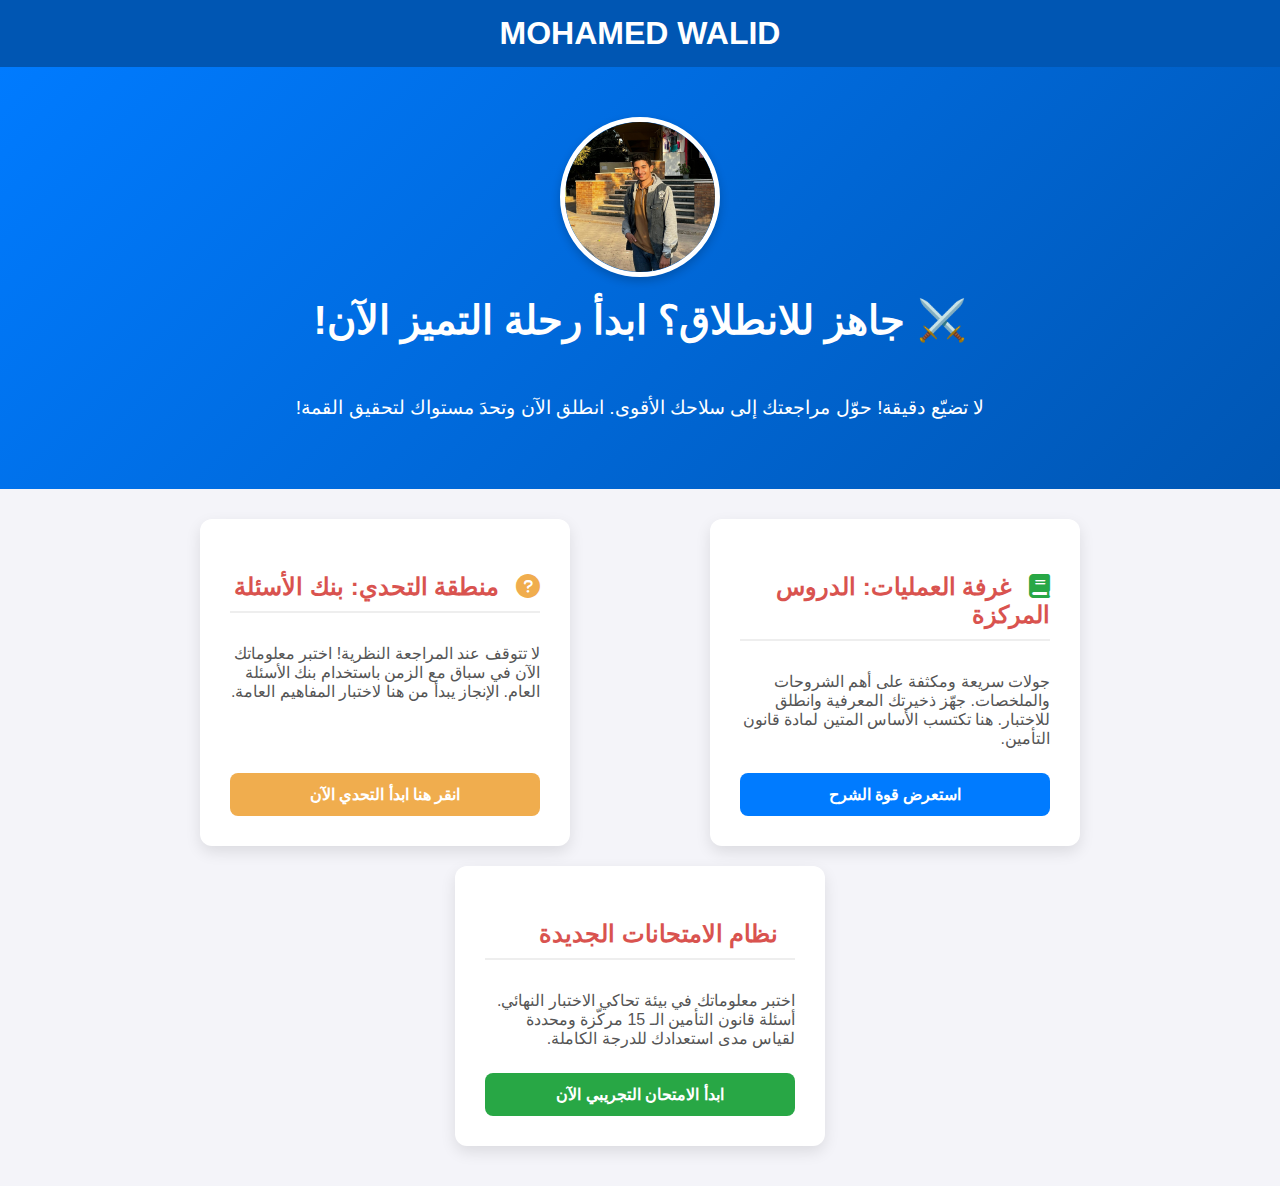
<file: index.html>
<!DOCTYPE html>
<html lang="ar" dir="rtl">
<head>
    <meta charset="UTF-8">
    <meta name="viewport" content="width=device-width, initial-scale=1.0">
    <title>MOHAMED WALID</title>
    <link rel="stylesheet" href="https://cdnjs.cloudflare.com/ajax/libs/font-awesome/6.0.0-beta3/css/all.min.css"> 
    
    <style>
        body {
            font-family: 'Segoe UI', Tahoma, Geneva, Verdana, sans-serif;
            background-color: #f4f4f9;
            color: #333;
            margin: 0;
            padding: 0;
            direction: rtl;
            text-align: right;
        }
        header {
            background-color: #0056b3;
            color: white;
            padding: 15px 30px;
            text-align: center;
            box-shadow: 0 2px 4px rgba(0, 0, 0, 0.1);
        }
        header h1 {
            margin: 0;
            font-size: 2em;
        }
        .hero {
            background: linear-gradient(135deg, #007bff, #0056b3);
            color: white;
            padding: 50px 20px;
            text-align: center;
            margin-bottom: 30px;
            /* تم التعديل لعرض الصورة والنص معًا */
            display: flex; 
            flex-direction: column; /* لتبقى العناصر عمودية في التصميم الأساسي */
            align-items: center;
        }
        
        /* تنسيق الصورة الشخصية */
        .profile-img {
            width: 150px; /* تحديد حجم الصورة */
            height: 150px;
            border-radius: 50%; /* لجعل الصورة دائرية */
            object-fit: cover; /* للتأكد من تغطية الصورة للمنطقة المحددة */
            margin-bottom: 20px;
            border: 5px solid white; /* لإضافة إطار أبيض حول الصورة */
            box-shadow: 0 4px 10px rgba(0, 0, 0, 0.2);
        }
        
        .hero h2 {
            font-size: 2.5em;
            margin-top: 0;
        }
        .hero p {
            font-size: 1.2em;
        }
        .container {
            max-width: 1000px;
            margin: 0 auto;
            padding: 0 20px 40px;
            display: flex;
            justify-content: space-around;
            gap: 20px;
            flex-wrap: wrap; 
        }
        .card {
            background-color: #ffffff;
            padding: 30px;
            border-radius: 12px;
            box-shadow: 0 6px 15px rgba(0, 0, 0, 0.1);
            width: calc(33% - 20px); 
            min-width: 280px; 
            transition: transform 0.3s, box-shadow 0.3s;
            display: flex;
            flex-direction: column;
            justify-content: space-between;
        }
        .card:hover {
            transform: translateY(-5px);
            box-shadow: 0 10px 25px rgba(0, 0, 0, 0.2);
        }
        .card h3 {
            color: #d9534f;
            font-size: 1.5em;
            border-bottom: 2px solid #eee;
            padding-bottom: 10px;
            margin-bottom: 15px;
        }
        .card i {
            margin-left: 10px;
            color: #0056b3;
        }
        .card p {
            color: #555;
            flex-grow: 1;
            margin-bottom: 25px;
        }
        .btn {
            display: block;
            padding: 12px 20px;
            text-align: center;
            text-decoration: none;
            border-radius: 8px;
            font-weight: bold;
            transition: background-color 0.3s;
        }
        .btn-primary {
            background-color: #28a745;
            color: white;
        }
        .btn-primary:hover {
            background-color: #1e7e34;
        }
        .btn-secondary {
            background-color: #f0ad4e;
            color: white;
        }
        .btn-secondary:hover {
            background-color: #ec971f;
        }
        .btn-default {
            background-color: #007bff;
            color: white;
        }
        .btn-default:hover {
            background-color: #0056b3;
        }

        /* تنسيق الأيقونات */
        .card h3:first-child i {
            color: #28a745; 
        }
        .card:nth-child(2) h3 i {
            color: #f0ad4e; 
        }
        .card:nth-child(3) h3 i {
            color: #007bff; 
        }

        /* Media Queries for responsiveness */
        @media (max-width: 900px) {
            .container {
                justify-content: center;
            }
            .card {
                width: calc(50% - 20px);
                margin-bottom: 20px;
            }
        }
        @media (max-width: 600px) {
            .card {
                width: 100%;
            }
        }
    </style>
</head>
<body>
    <header>
        <h1>MOHAMED WALID</h1>
    </header>

    <section class="hero">
        <img src="WhatsApp Image 2025-11-19 at 7.43.24 PM.jpeg" alt="صورة الطالب محمد وليد" class="profile-img">
        
        <h2>⚔️ جاهز للانطلاق؟ ابدأ رحلة التميز الآن!</h2>
        <p>لا تضيّع دقيقة! حوّل مراجعتك إلى سلاحك الأقوى. انطلق الآن وتحدَ مستواك لتحقيق القمة!</p>
    </section>

    <section class="container">
        
        <div class="card">
            <h3><i class="fa-solid fa-book"></i> غرفة العمليات: الدروس المركزة</h3>
            <p>جولات سريعة ومكثفة على أهم الشروحات والملخصات. جهّز ذخيرتك المعرفية وانطلق للاختبار. هنا تكتسب الأساس المتين لمادة قانون التأمين.</p>
            <a href="lessons.html" class="btn btn-default">استعرض قوة الشرح</a>
        </div>

        <div class="card">
            <h3><i class="fa-solid fa-question-circle"></i> منطقة التحدي: بنك الأسئلة</h3>
            <p>لا تتوقف عند المراجعة النظرية! اختبر معلوماتك الآن في سباق مع الزمن باستخدام بنك الأسئلة العام. الإنجاز يبدأ من هنا لاختبار المفاهيم العامة.</p>
            <a href="questions.html" class="btn btn-secondary">انقر هنا ابدأ التحدي الآن</a>
        </div>
        
        <div class="card">
            <h3><i class="fa-solid fa-file-pen"></i> نظام الامتحانات الجديدة</h3>
            <p>اختبر معلوماتك في بيئة تحاكي الاختبار النهائي. أسئلة قانون التأمين الـ 15 مركّزة ومحددة لقياس مدى استعدادك للدرجة الكاملة.</p>
            <a href="quiz.html" class="btn btn-primary">ابدأ الامتحان التجريبي الآن</a>
        </div>
        
    </section>

</body>
</html>
</file>
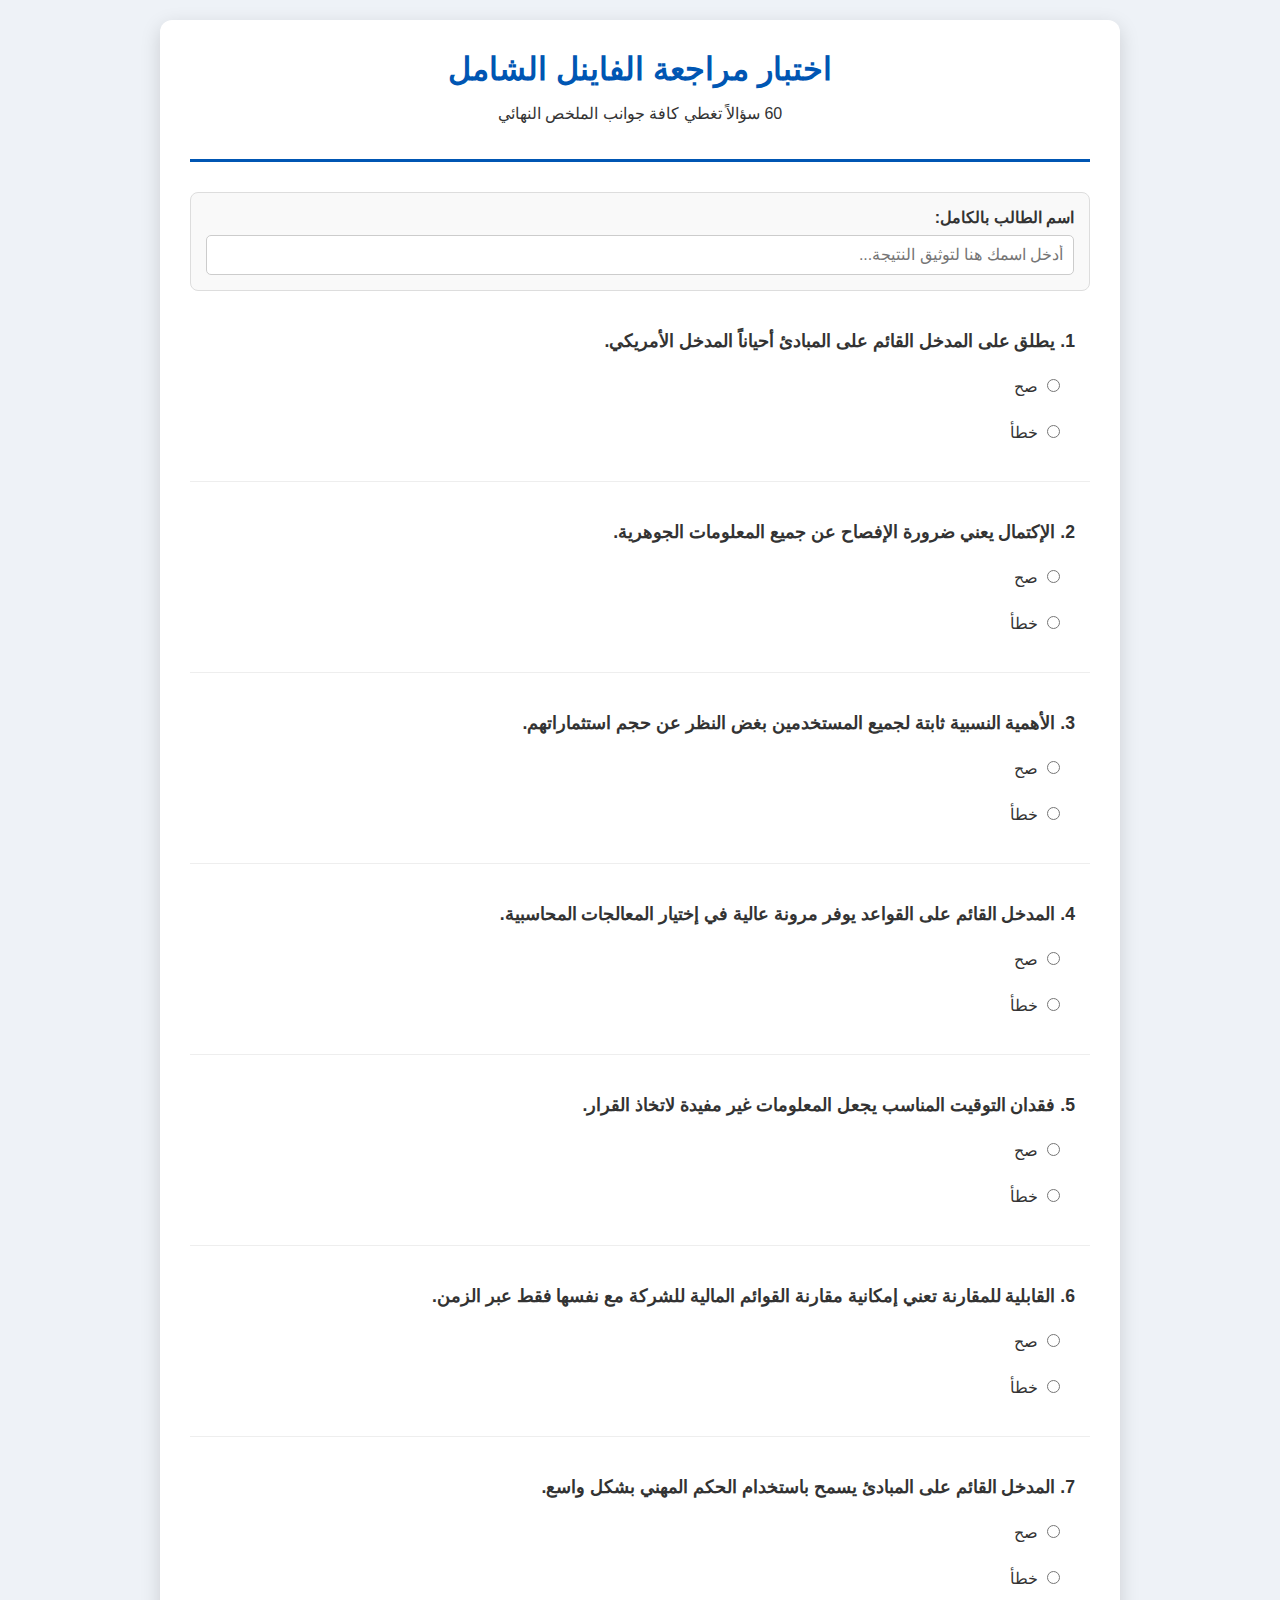
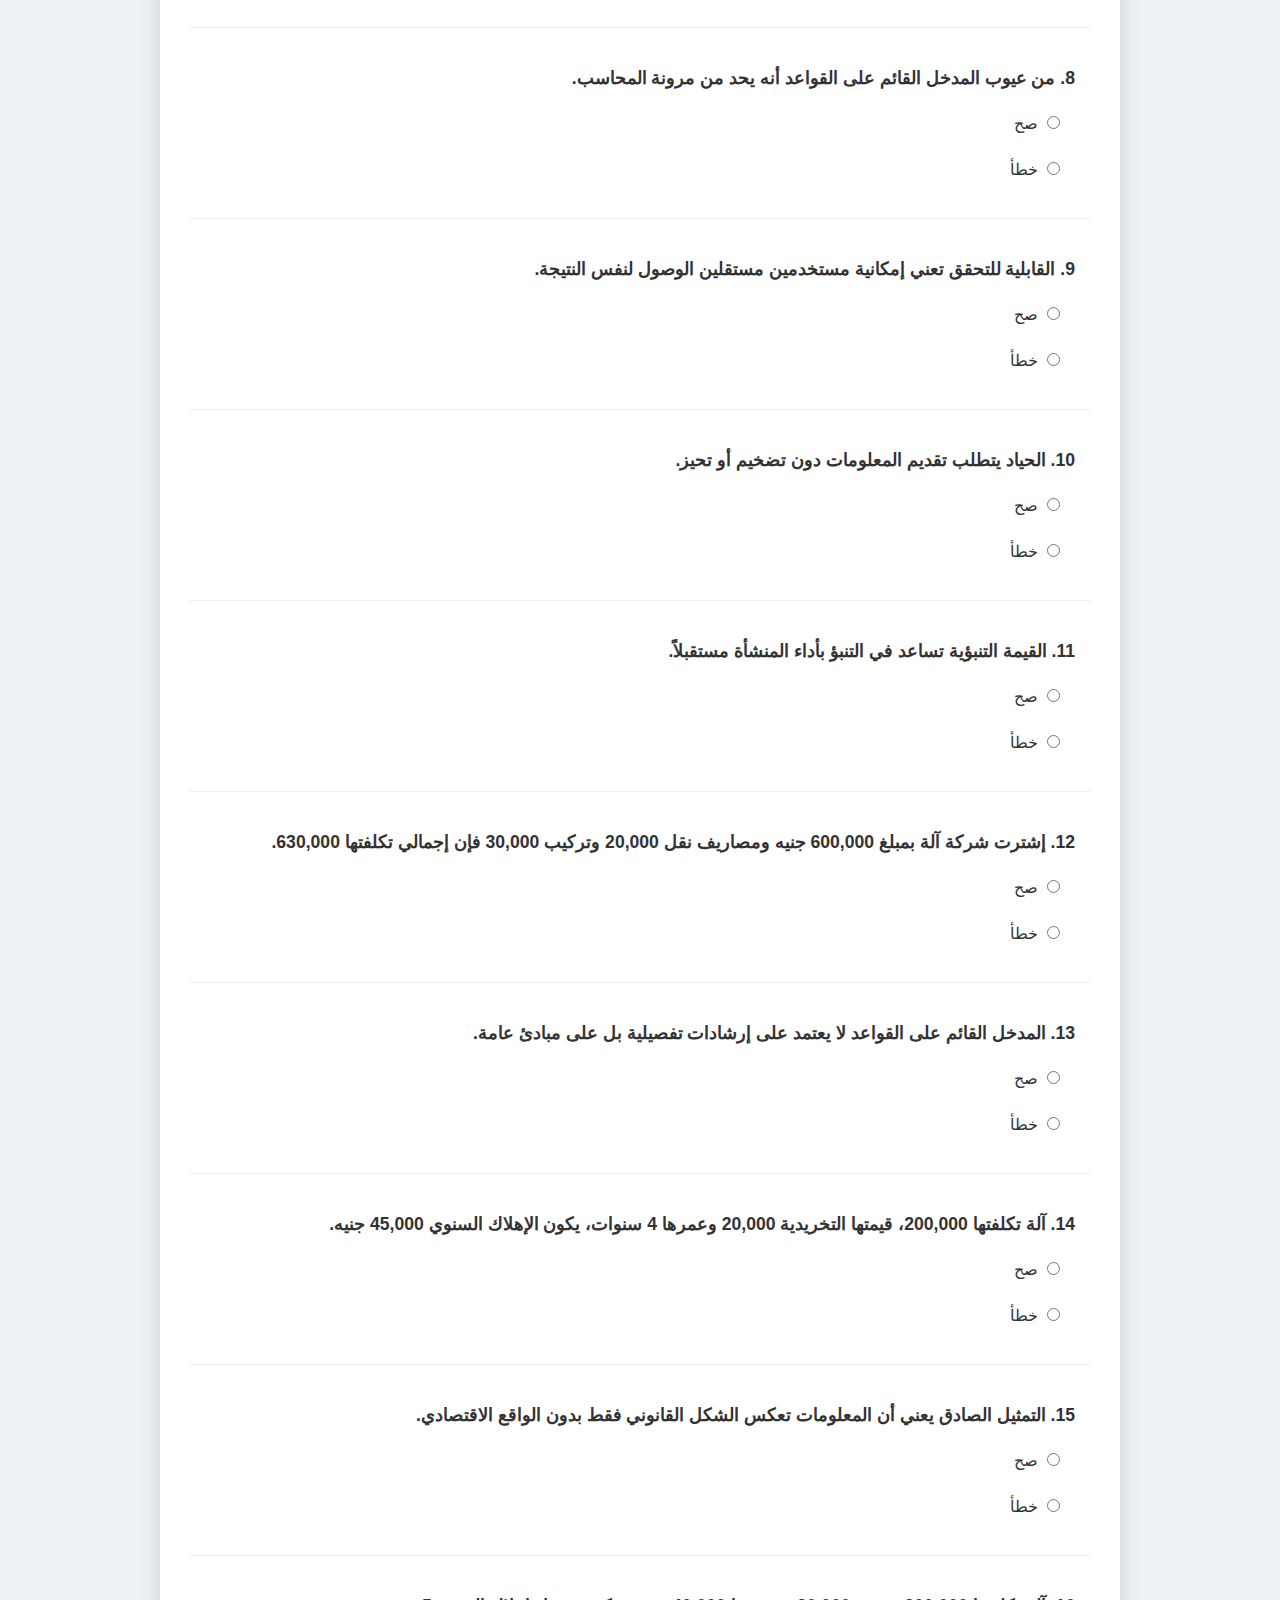
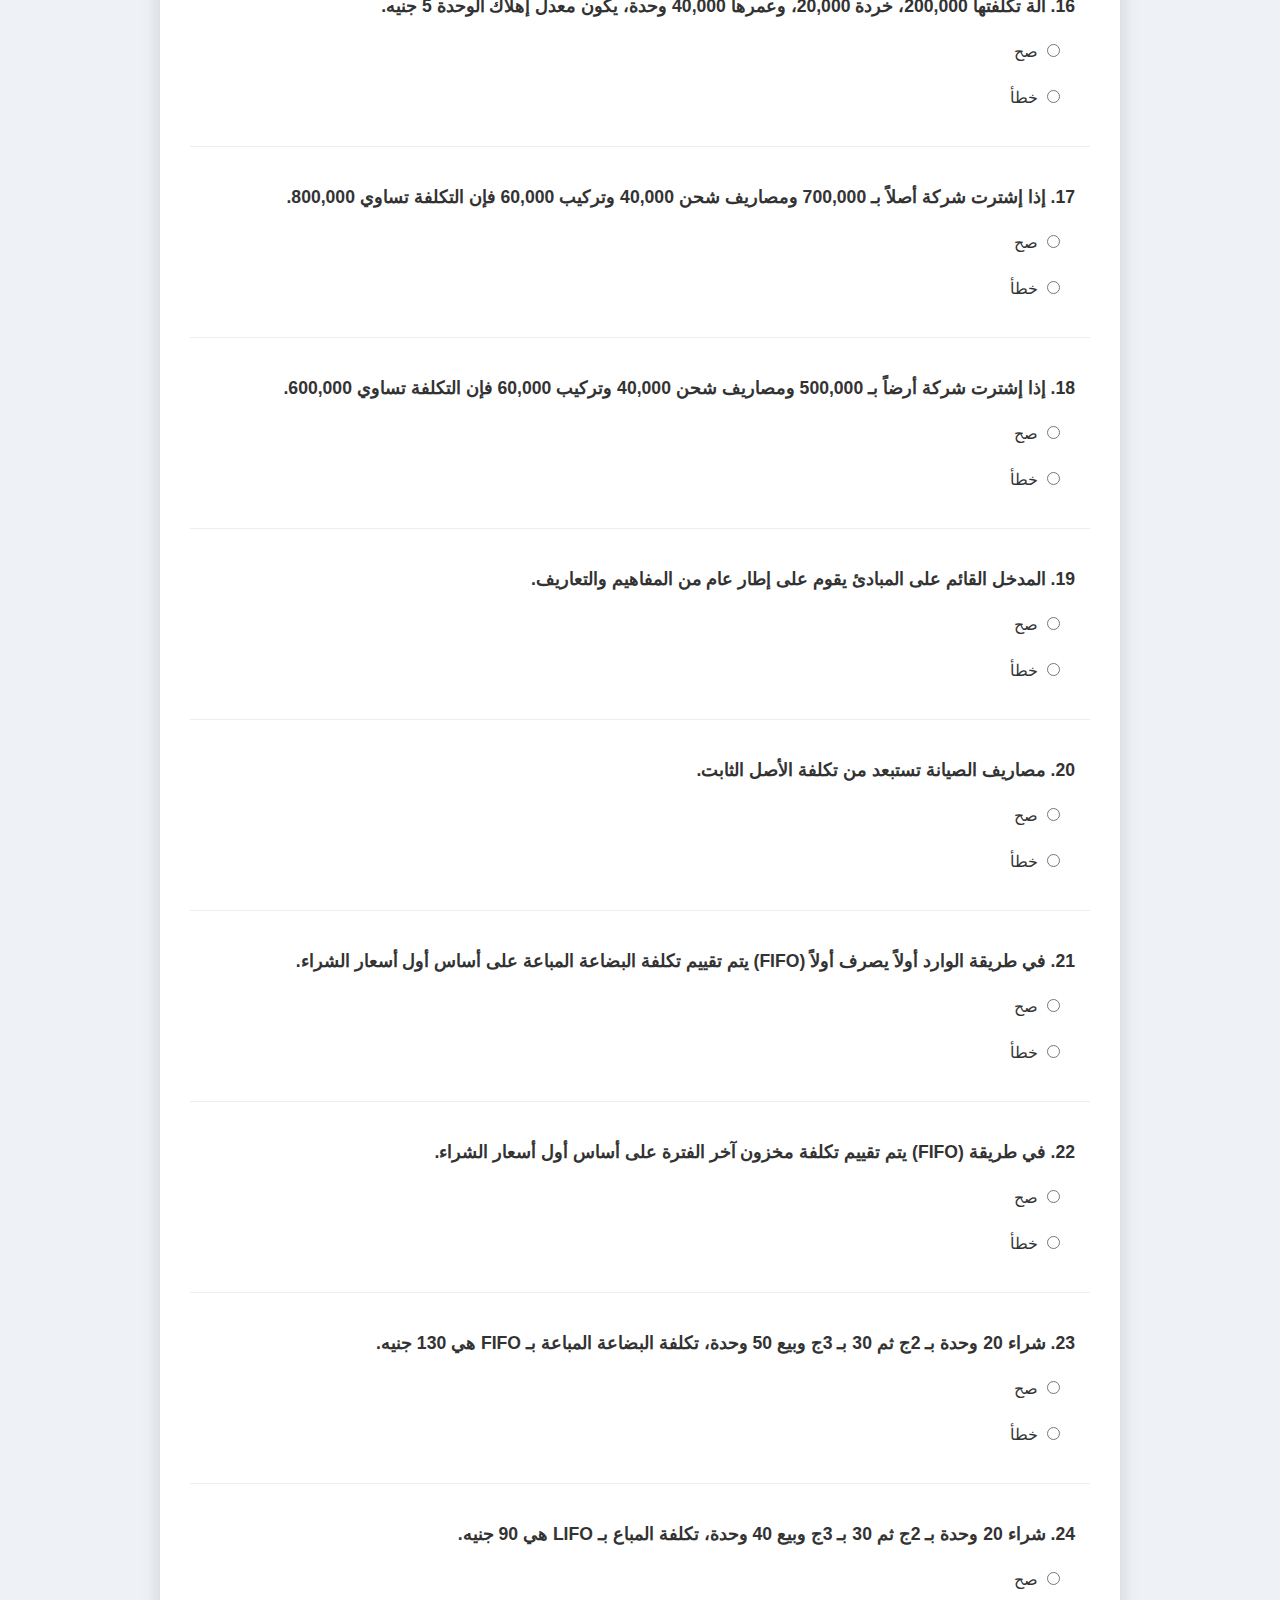
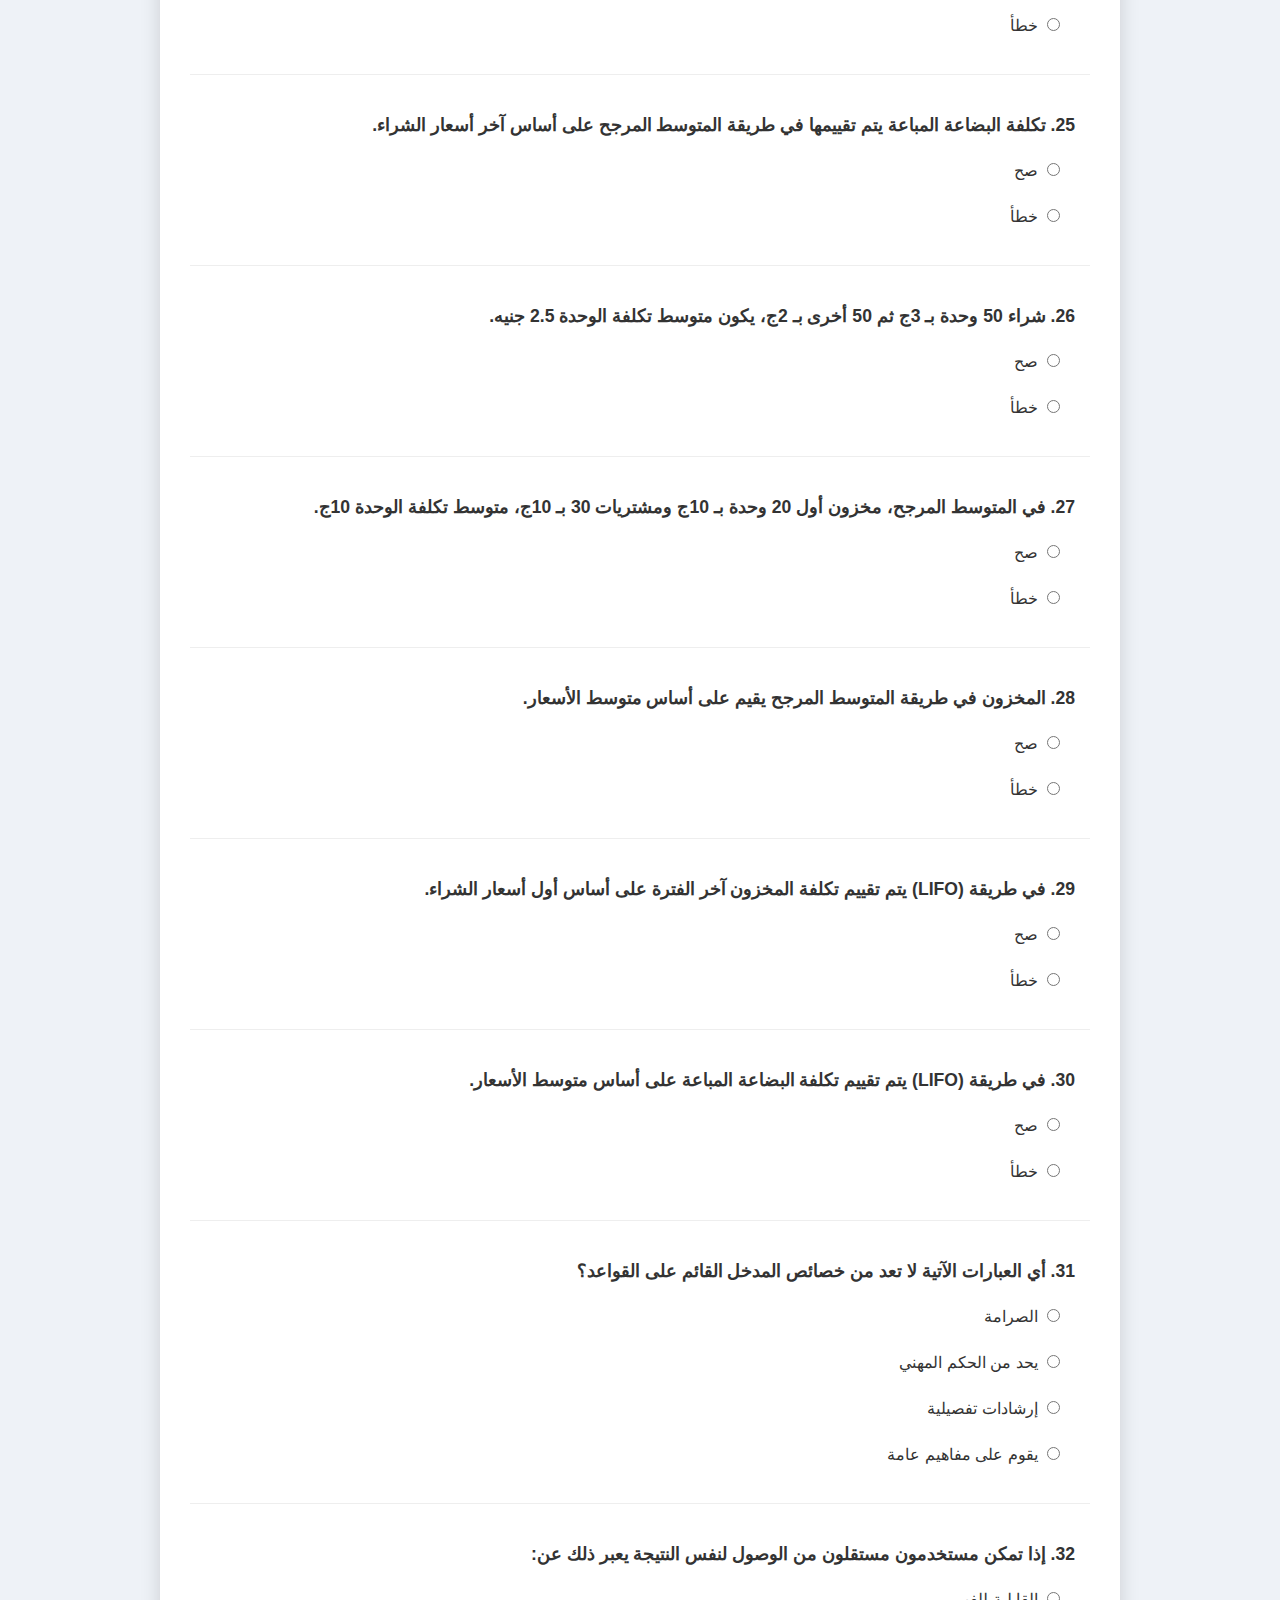
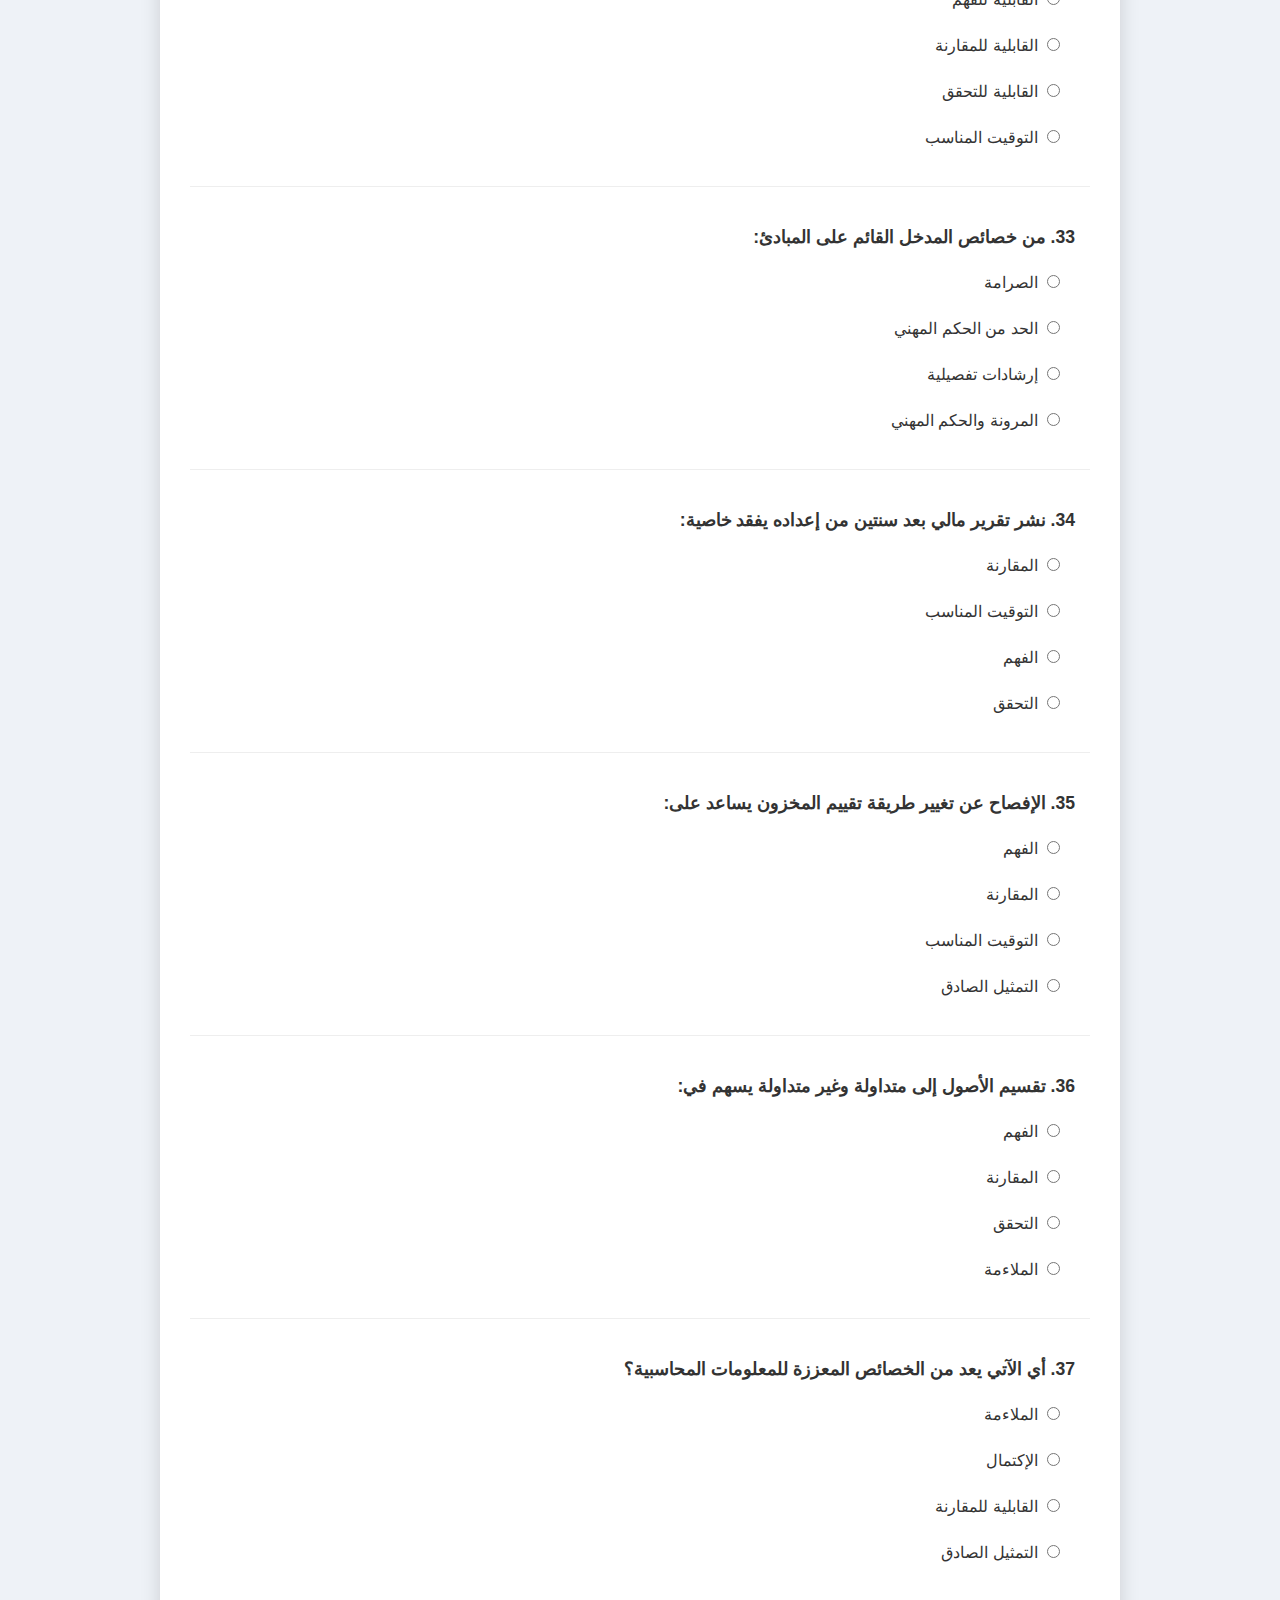
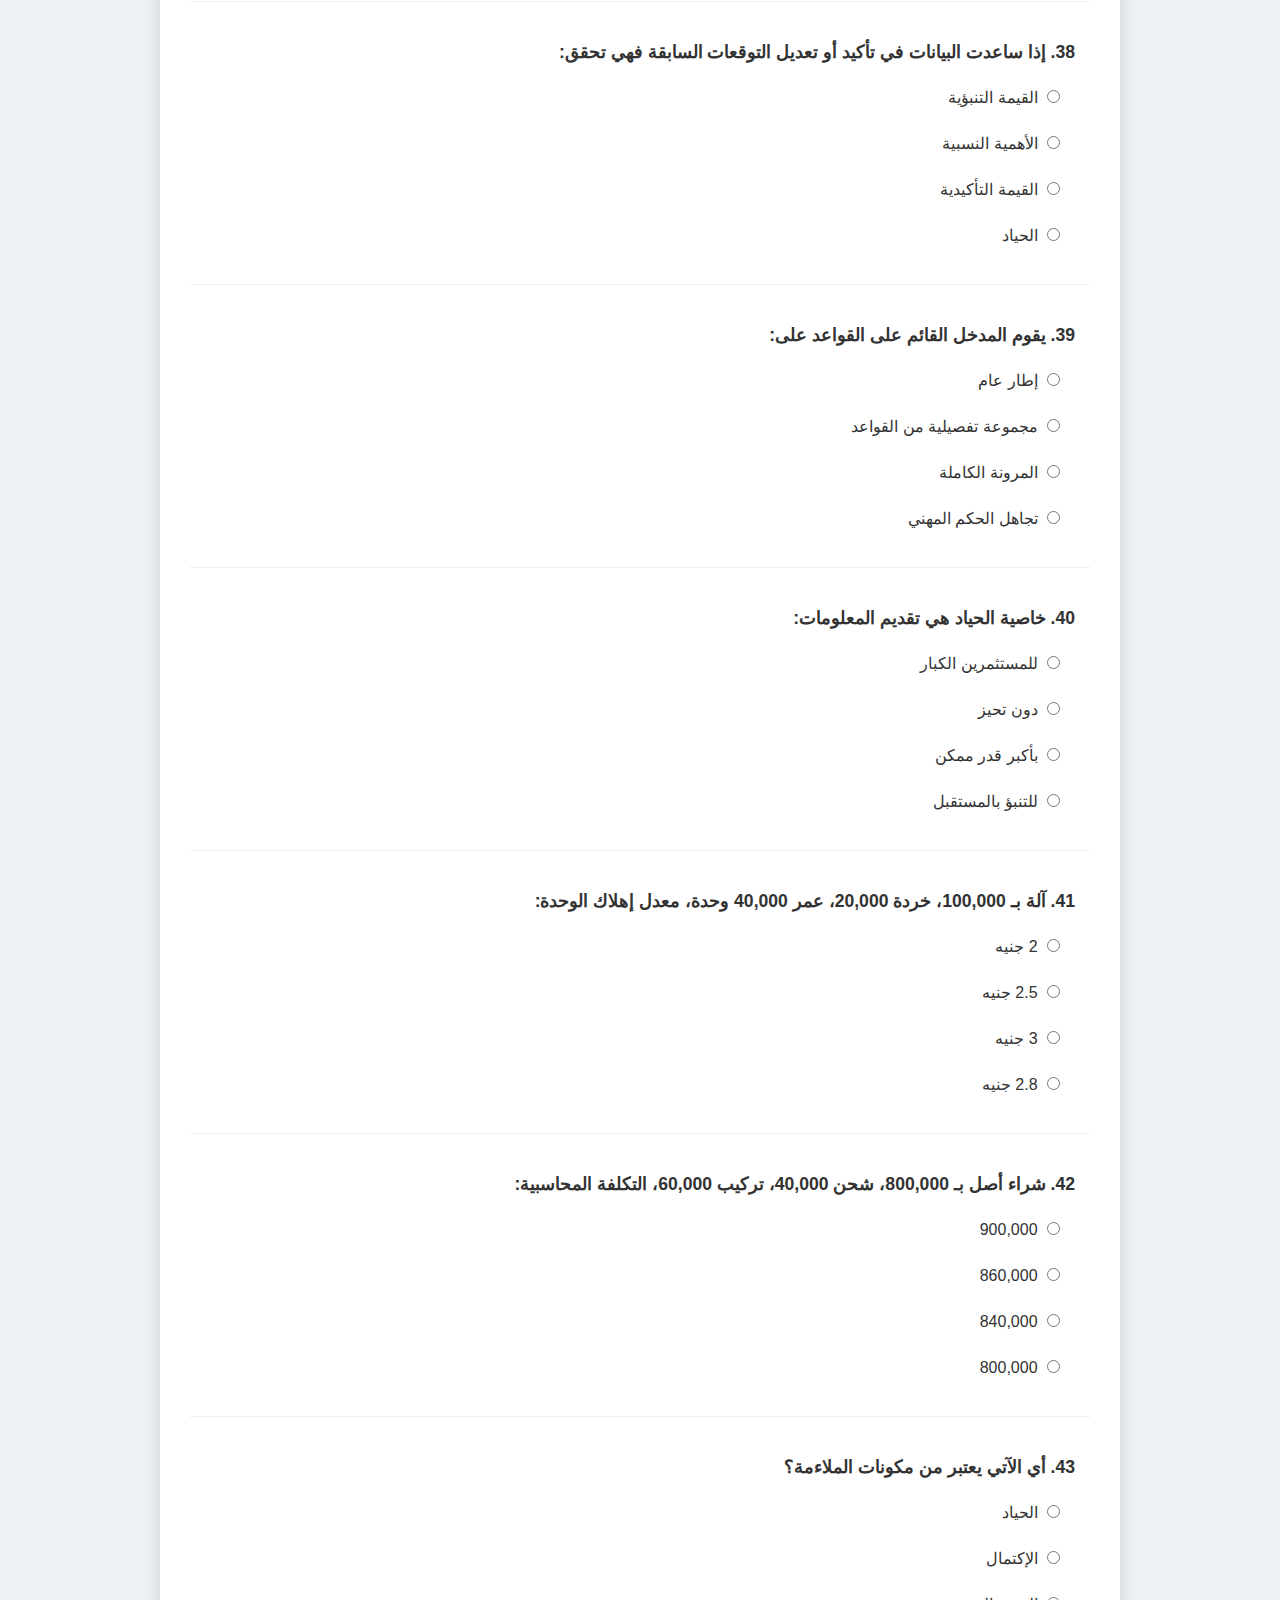
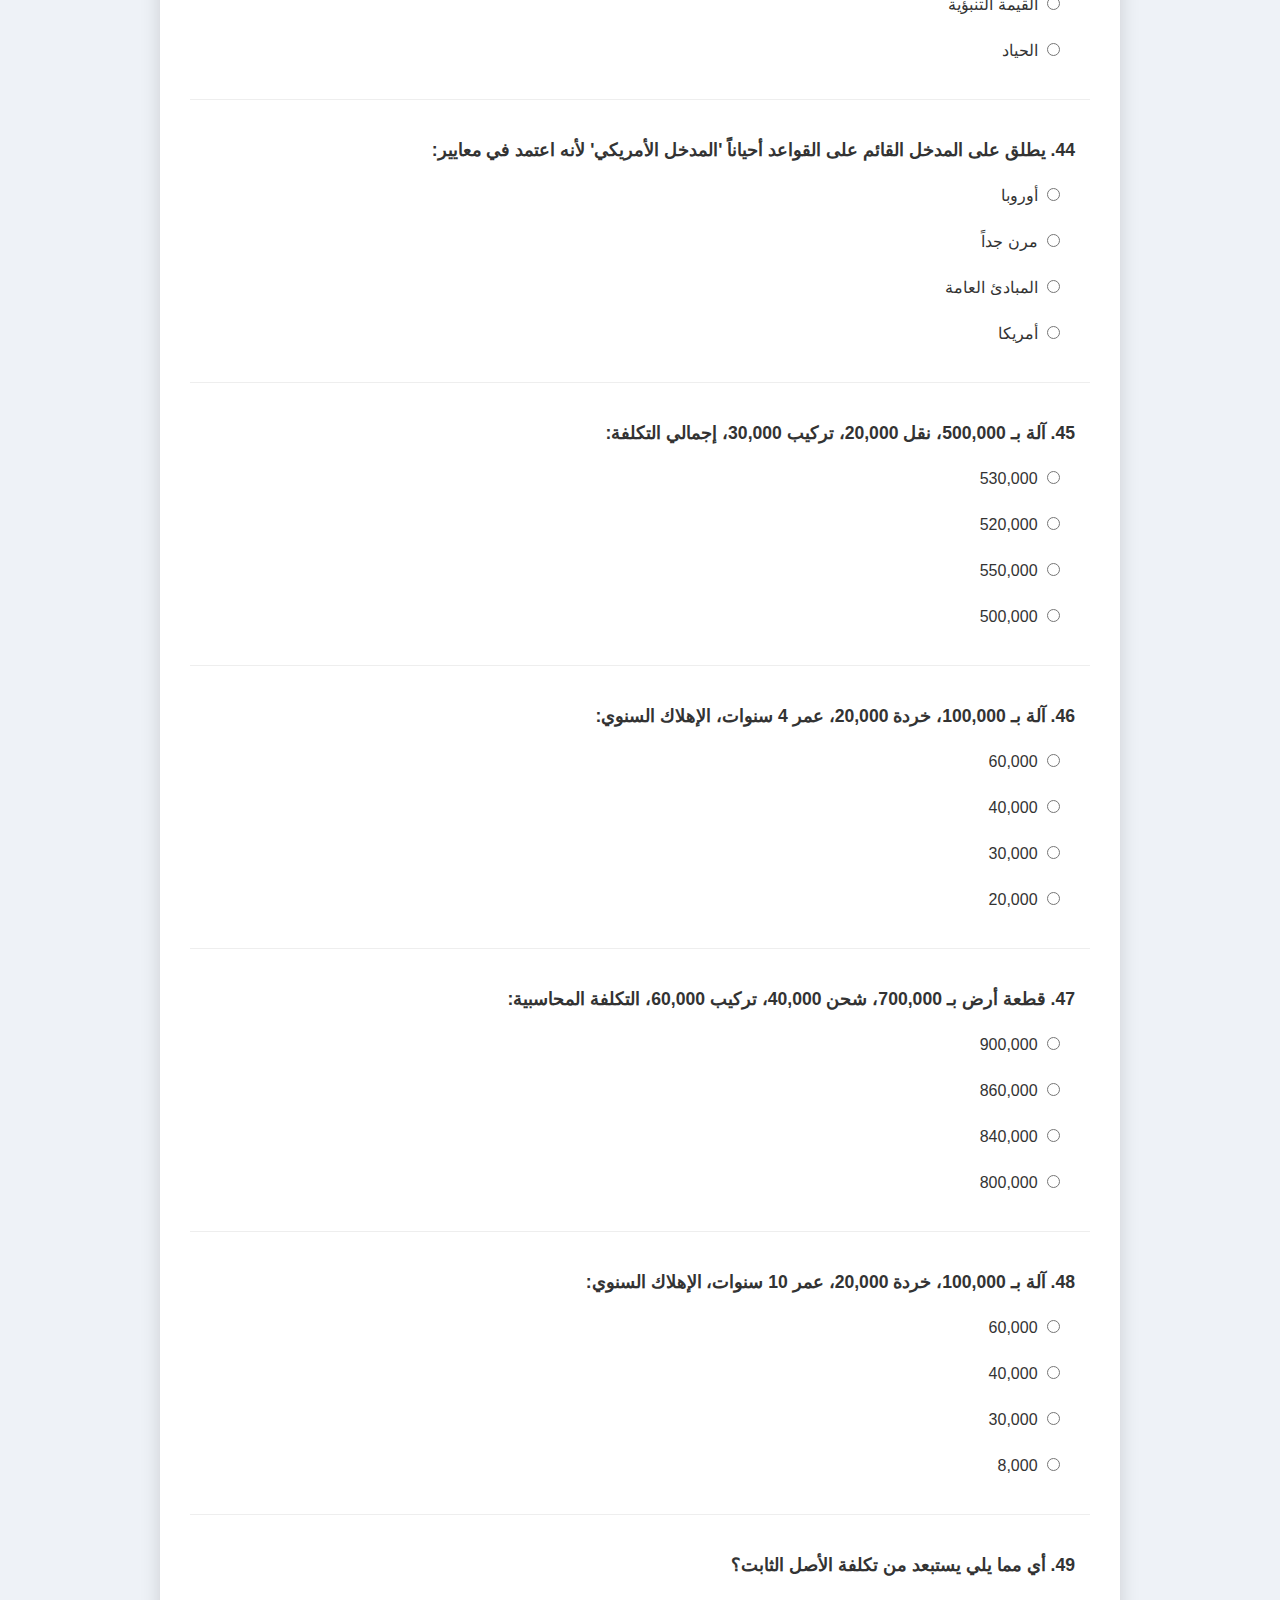
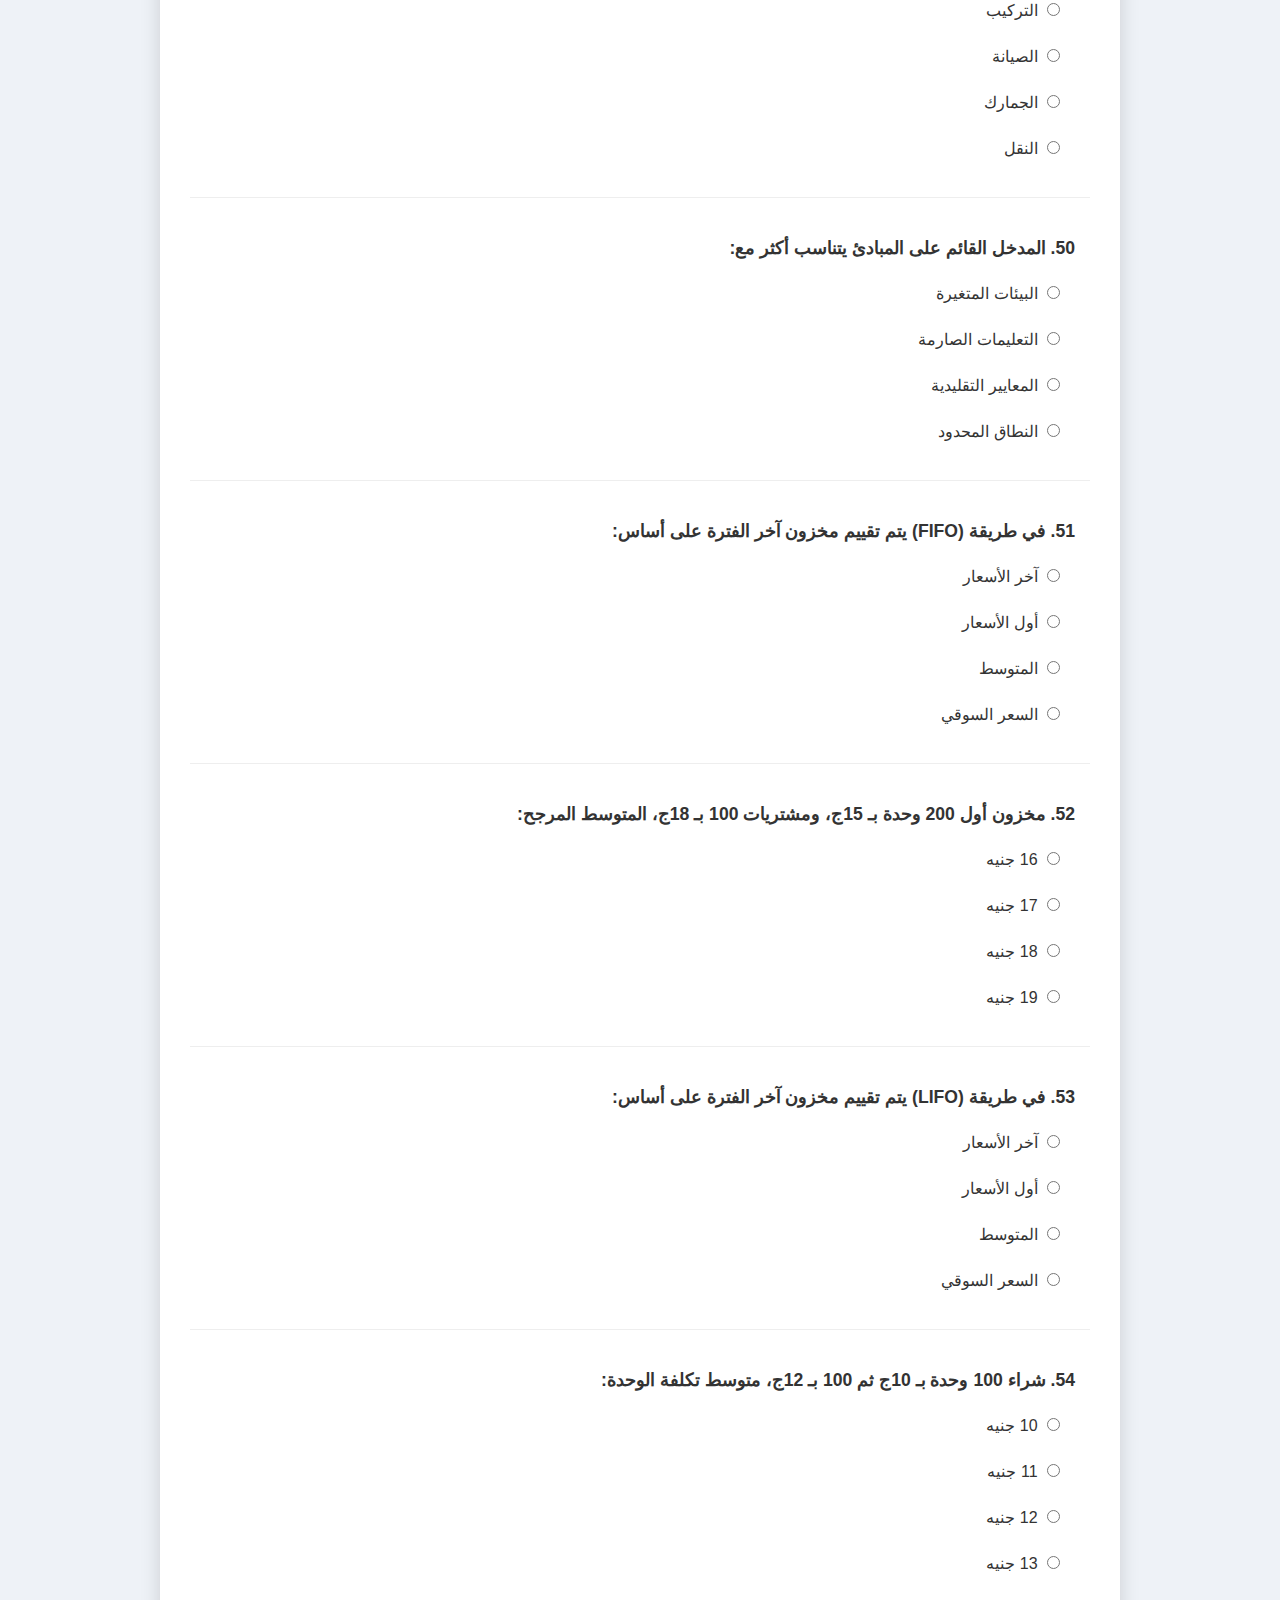
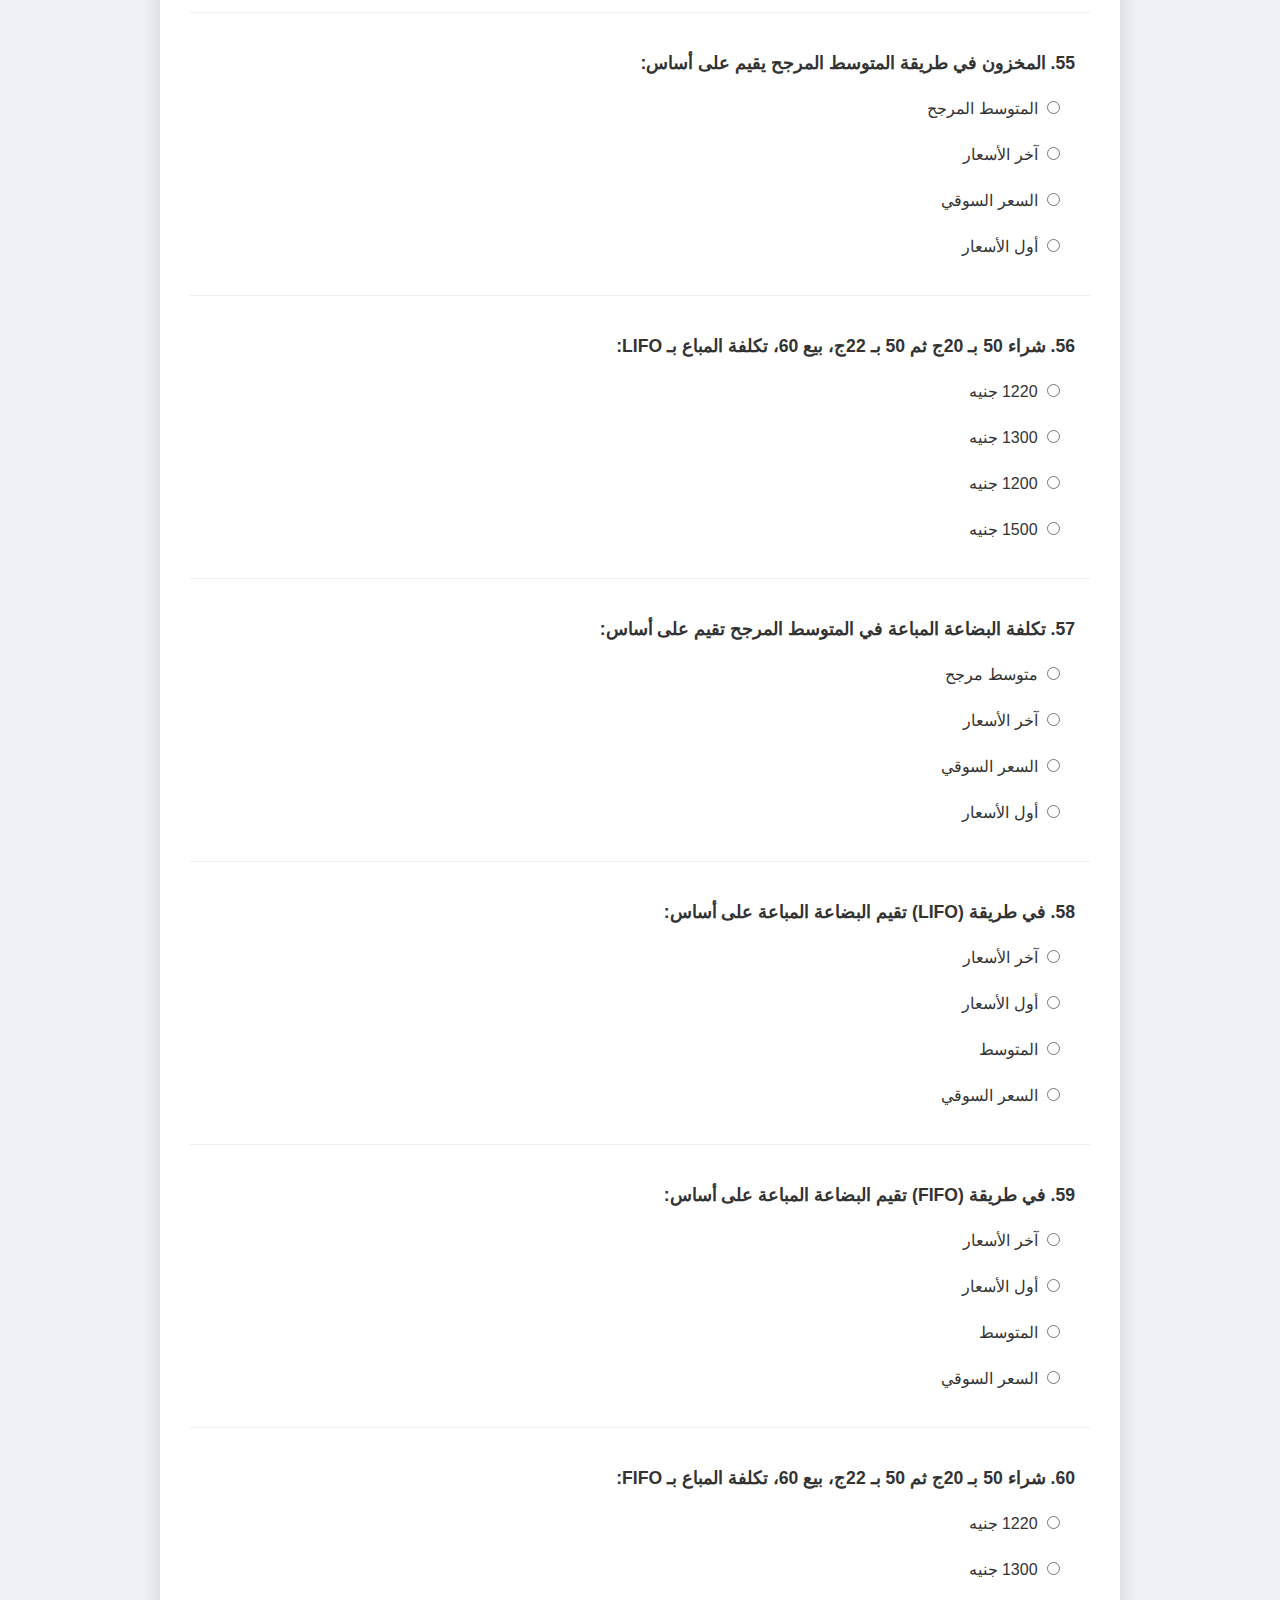
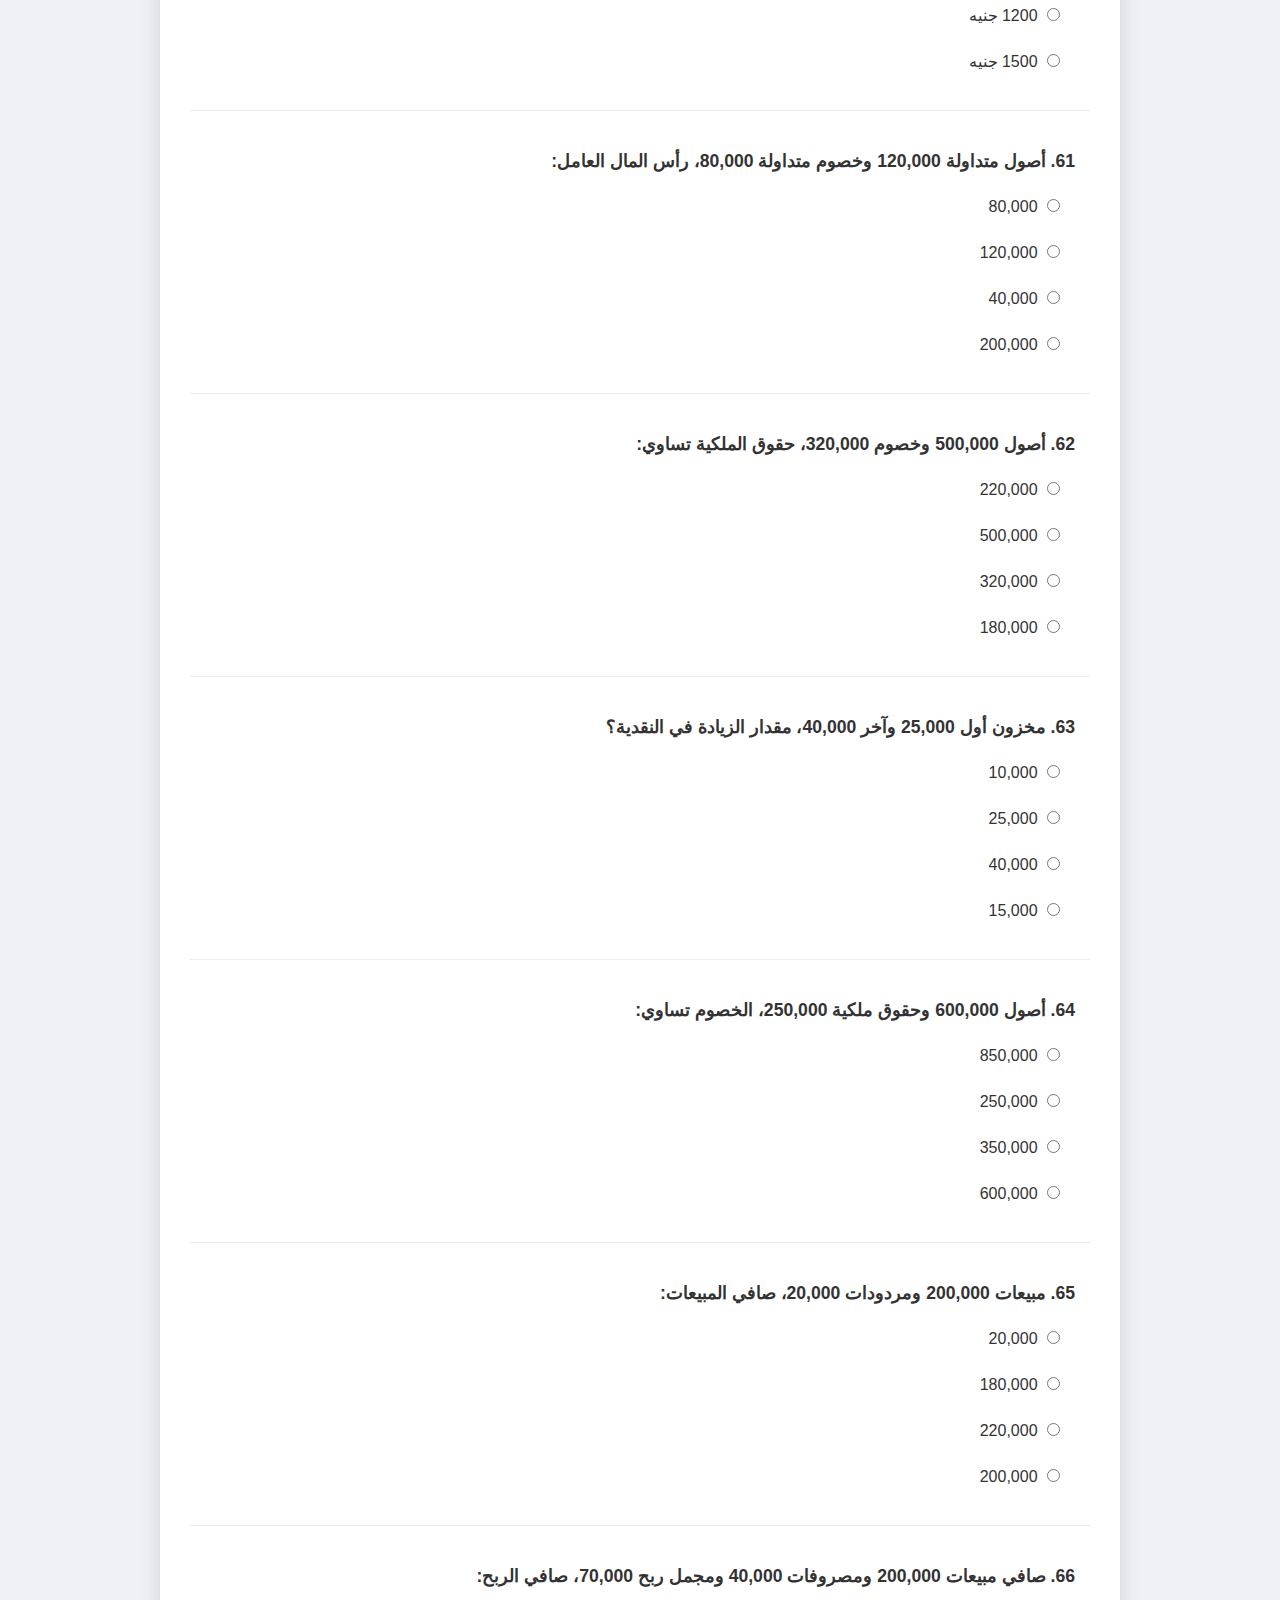
<file: exams.html>
<!DOCTYPE html>
<html lang="ar" dir="rtl">
<head>
    <meta charset="UTF-8">
    <meta name="viewport" content="width=device-width, initial-scale=1.0">
    <title>اختبار شامل: أساسيات ومبادئ التأمين (60 سؤالاً)</title>
    
    <style>
        body {
            font-family: 'Segoe UI', Tahoma, Geneva, Verdana, sans-serif;
            background-color: #eef2f7; 
            color: #333;
            margin: 0;
            padding: 20px;
            direction: rtl;
            text-align: right;
        }
        .container {
            max-width: 900px; 
            margin: 0 auto;
            background-color: #ffffff;
            padding: 30px;
            border-radius: 12px;
            box-shadow: 0 6px 20px rgba(0, 0, 0, 0.15); 
        }
        header {
            padding-bottom: 20px;
            border-bottom: 3px solid #0056b3;
            margin-bottom: 30px;
            text-align: center;
        }
        h1 {
            color: #0056b3;
            margin: 0;
            font-size: 2em;
        }
        .student-info {
            margin-bottom: 25px;
            padding: 15px;
            background-color: #f9f9f9;
            border-radius: 8px;
            border: 1px solid #ddd;
        }
        .student-info label {
            font-weight: bold;
            display: block;
            margin-bottom: 8px;
        }
        .student-info input {
            width: 100%;
            padding: 10px;
            border: 1px solid #ccc;
            border-radius: 5px;
            box-sizing: border-box;
            font-size: 1em;
        }
        .question {
            margin-bottom: 25px;
            padding: 15px;
            border-bottom: 1px solid #eee;
        }
        .question-text {
            font-weight: bold;
            margin-bottom: 12px;
            display: block;
            font-size: 1.1em;
        }
        .answers-list {
            list-style: none;
            padding: 0;
        }
        .answers-list li {
            margin-bottom: 10px;
        }
        .answers-list label {
            cursor: pointer;
            padding: 8px 12px;
            display: block;
            border-radius: 5px;
            transition: background 0.3s;
        }
        .answers-list label:hover {
            background-color: #f0f0f0;
        }
        .correct-answer {
            background-color: #d4edda !important;
            color: #155724;
            font-weight: bold;
            border: 1px solid #c3e6cb;
        }
        .incorrect-answer {
            background-color: #f8d7da !important;
            color: #721c24;
            border: 1px solid #f5c6cb;
        }
        #submit-btn {
            display: block;
            width: 100%;
            padding: 15px;
            background-color: #28a745;
            color: white;
            border: none;
            border-radius: 8px;
            font-size: 1.2em;
            cursor: pointer;
            transition: background 0.3s;
            margin-top: 20px;
        }
        #submit-btn:hover {
            background-color: #218838;
        }
        #results {
            margin-top: 30px;
            padding: 20px;
            background-color: #fff3cd;
            border: 1px solid #ffeeba;
            border-radius: 8px;
            text-align: center;
        }
    </style>
</head>
<body>

    <div class="container">
        <header>
            <h1>اختبار مراجعة الفاينل الشامل</h1>
            <p>60 سؤالاً تغطي كافة جوانب الملخص النهائي</p>
        </header>

        <div class="student-info">
            <label for="studentName">اسم الطالب بالكامل:</label>
            <input type="text" id="studentName" placeholder="أدخل اسمك هنا لتوثيق النتيجة...">
        </div>

        <div id="quiz"></div>
        <button id="submit-btn">إنهاء الاختبار وعرض النتيجة</button>
        <div id="results"></div>
    </div>

    <script>
        const quizContainer = document.getElementById('quiz');
        const resultsContainer = document.getElementById('results');
        const submitButton = document.getElementById('submit-btn');
const myQuestions = [
            // أسئلة الصح والخطأ (30 سؤالاً) [cite: 10, 25, 26]
            { question: "يطلق على المدخل القائم على المبادئ أحياناً المدخل الأمريكي.", choices: ["صح", "خطأ"], correctAnswer: "خطأ" },
            { question: "الإكتمال يعني ضرورة الإفصاح عن جميع المعلومات الجوهرية.", choices: ["صح", "خطأ"], correctAnswer: "صح" },
            { question: "الأهمية النسبية ثابتة لجميع المستخدمين بغض النظر عن حجم استثماراتهم.", choices: ["صح", "خطأ"], correctAnswer: "خطأ" },
            { question: "المدخل القائم على القواعد يوفر مرونة عالية في إختيار المعالجات المحاسبية.", choices: ["صح", "خطأ"], correctAnswer: "خطأ" },
            { question: "فقدان التوقيت المناسب يجعل المعلومات غير مفيدة لاتخاذ القرار.", choices: ["صح", "خطأ"], correctAnswer: "صح" },
            { question: "القابلية للمقارنة تعني إمكانية مقارنة القوائم المالية للشركة مع نفسها فقط عبر الزمن.", choices: ["صح", "خطأ"], correctAnswer: "خطأ" },
            { question: "المدخل القائم على المبادئ يسمح باستخدام الحكم المهني بشكل واسع.", choices: ["صح", "خطأ"], correctAnswer: "صح" },
            { question: "من عيوب المدخل القائم على القواعد أنه يحد من مرونة المحاسب.", choices: ["صح", "خطأ"], correctAnswer: "صح" },
            { question: "القابلية للتحقق تعني إمكانية مستخدمين مستقلين الوصول لنفس النتيجة.", choices: ["صح", "خطأ"], correctAnswer: "صح" },
            { question: "الحياد يتطلب تقديم المعلومات دون تضخيم أو تحيز.", choices: ["صح", "خطأ"], correctAnswer: "صح" },
            { question: "القيمة التنبؤية تساعد في التنبؤ بأداء المنشأة مستقبلاً.", choices: ["صح", "خطأ"], correctAnswer: "صح" },
            { question: "إشترت شركة آلة بمبلغ 600,000 جنيه ومصاريف نقل 20,000 وتركيب 30,000 فإن إجمالي تكلفتها 630,000.", choices: ["صح", "خطأ"], correctAnswer: "خطأ" },
            { question: "المدخل القائم على القواعد لا يعتمد على إرشادات تفصيلية بل على مبادئ عامة.", choices: ["صح", "خطأ"], correctAnswer: "خطأ" },
            { question: "آلة تكلفتها 200,000، قيمتها التخريدية 20,000 وعمرها 4 سنوات، يكون الإهلاك السنوي 45,000 جنيه.", choices: ["صح", "خطأ"], correctAnswer: "صح" },
            { question: "التمثيل الصادق يعني أن المعلومات تعكس الشكل القانوني فقط بدون الواقع الاقتصادي.", choices: ["صح", "خطأ"], correctAnswer: "خطأ" },
            { question: "آلة تكلفتها 200,000، خردة 20,000، وعمرها 40,000 وحدة، يكون معدل إهلاك الوحدة 5 جنيه.", choices: ["صح", "خطأ"], correctAnswer: "خطأ" },
            { question: "إذا إشترت شركة أصلاً بـ 700,000 ومصاريف شحن 40,000 وتركيب 60,000 فإن التكلفة تساوي 800,000.", choices: ["صح", "خطأ"], correctAnswer: "صح" },
            { question: "إذا إشترت شركة أرضاً بـ 500,000 ومصاريف شحن 40,000 وتركيب 60,000 فإن التكلفة تساوي 600,000.", choices: ["صح", "خطأ"], correctAnswer: "صح" },
            { question: "المدخل القائم على المبادئ يقوم على إطار عام من المفاهيم والتعاريف.", choices: ["صح", "خطأ"], correctAnswer: "صح" },
            { question: "مصاريف الصيانة تستبعد من تكلفة الأصل الثابت.", choices: ["صح", "خطأ"], correctAnswer: "صح" },
            { question: "في طريقة الوارد أولاً يصرف أولاً (FIFO) يتم تقييم تكلفة البضاعة المباعة على أساس أول أسعار الشراء.", choices: ["صح", "خطأ"], correctAnswer: "صح" },
            { question: "في طريقة (FIFO) يتم تقييم تكلفة مخزون آخر الفترة على أساس أول أسعار الشراء.", choices: ["صح", "خطأ"], correctAnswer: "خطأ" },
            { question: "شراء 20 وحدة بـ 2ج ثم 30 بـ 3ج وبيع 50 وحدة، تكلفة البضاعة المباعة بـ FIFO هي 130 جنيه.", choices: ["صح", "خطأ"], correctAnswer: "صح" },
            { question: "شراء 20 وحدة بـ 2ج ثم 30 بـ 3ج وبيع 40 وحدة، تكلفة المباع بـ LIFO هي 90 جنيه.", choices: ["صح", "خطأ"], correctAnswer: "خطأ" },
            { question: "تكلفة البضاعة المباعة يتم تقييمها في طريقة المتوسط المرجح على أساس آخر أسعار الشراء.", choices: ["صح", "خطأ"], correctAnswer: "خطأ" },
            { question: "شراء 50 وحدة بـ 3ج ثم 50 أخرى بـ 2ج، يكون متوسط تكلفة الوحدة 2.5 جنيه.", choices: ["صح", "خطأ"], correctAnswer: "صح" },
            { question: "في المتوسط المرجح، مخزون أول 20 وحدة بـ 10ج ومشتريات 30 بـ 10ج، متوسط تكلفة الوحدة 10ج.", choices: ["صح", "خطأ"], correctAnswer: "صح" },
            { question: "المخزون في طريقة المتوسط المرجح يقيم على أساس متوسط الأسعار.", choices: ["صح", "خطأ"], correctAnswer: "صح" },
            { question: "في طريقة (LIFO) يتم تقييم تكلفة المخزون آخر الفترة على أساس أول أسعار الشراء.", choices: ["صح", "خطأ"], correctAnswer: "صح" },
            { question: "في طريقة (LIFO) يتم تقييم تكلفة البضاعة المباعة على أساس متوسط الأسعار.", choices: ["صح", "خطأ"], correctAnswer: "خطأ" },

            // أسئلة الاختيار من متعدد (36 سؤالاً) [cite: 27, 28, 41, 55, 70, 85]
            { question: "أي العبارات الآتية لا تعد من خصائص المدخل القائم على القواعد؟", choices: ["الصرامة", "يحد من الحكم المهني", "إرشادات تفصيلية", "يقوم على مفاهيم عامة"], correctAnswer: "يقوم على مفاهيم عامة" },
            { question: "إذا تمكن مستخدمون مستقلون من الوصول لنفس النتيجة يعبر ذلك عن:", choices: ["القابلية للفهم", "القابلية للمقارنة", "القابلية للتحقق", "التوقيت المناسب"], correctAnswer: "القابلية للتحقق" },
            { question: "من خصائص المدخل القائم على المبادئ:", choices: ["الصرامة", "الحد من الحكم المهني", "إرشادات تفصيلية", "المرونة والحكم المهني"], correctAnswer: "المرونة والحكم المهني" },
            { question: "نشر تقرير مالي بعد سنتين من إعداده يفقد خاصية:", choices: ["المقارنة", "التوقيت المناسب", "الفهم", "التحقق"], correctAnswer: "التوقيت المناسب" },
            { question: "الإفصاح عن تغيير طريقة تقييم المخزون يساعد على:", choices: ["الفهم", "المقارنة", "التوقيت المناسب", "التمثيل الصادق"], correctAnswer: "المقارنة" },
            { question: "تقسيم الأصول إلى متداولة وغير متداولة يسهم في:", choices: ["الفهم", "المقارنة", "التحقق", "الملاءمة"], correctAnswer: "الفهم" },
            { question: "أي الآتي يعد من الخصائص المعززة للمعلومات المحاسبية؟", choices: ["الملاءمة", "الإكتمال", "القابلية للمقارنة", "التمثيل الصادق"], correctAnswer: "القابلية للمقارنة" },
            { question: "إذا ساعدت البيانات في تأكيد أو تعديل التوقعات السابقة فهي تحقق:", choices: ["القيمة التنبؤية", "الأهمية النسبية", "القيمة التأكيدية", "الحياد"], correctAnswer: "القيمة التأكيدية" },
            { question: "يقوم المدخل القائم على القواعد على:", choices: ["إطار عام", "مجموعة تفصيلية من القواعد", "المرونة الكاملة", "تجاهل الحكم المهني"], correctAnswer: "مجموعة تفصيلية من القواعد" },
            { question: "خاصية الحياد هي تقديم المعلومات:", choices: ["للمستثمرين الكبار", "دون تحيز", "بأكبر قدر ممكن", "للتنبؤ بالمستقبل"], correctAnswer: "دون تحيز" },
            { question: "آلة بـ 100,000، خردة 20,000، عمر 40,000 وحدة، معدل إهلاك الوحدة:", choices: ["2 جنيه", "2.5 جنيه", "3 جنيه", "2.8 جنيه"], correctAnswer: "2 جنيه" },
            { question: "شراء أصل بـ 800,000، شحن 40,000، تركيب 60,000، التكلفة المحاسبية:", choices: ["900,000", "860,000", "840,000", "800,000"], correctAnswer: "900,000" },
            { question: "أي الآتي يعتبر من مكونات الملاءمة؟", choices: ["الحياد", "الإكتمال", "القيمة التنبؤية", "الحياد"], correctAnswer: "القيمة التنبؤية" },
            { question: "يطلق على المدخل القائم على القواعد أحياناً 'المدخل الأمريكي' لأنه اعتمد في معايير:", choices: ["أوروبا", "مرن جداً", "المبادئ العامة", "أمريكا"], correctAnswer: "أمريكا" },
            { question: "آلة بـ 500,000، نقل 20,000، تركيب 30,000، إجمالي التكلفة:", choices: ["530,000", "520,000", "550,000", "500,000"], correctAnswer: "550,000" },
            { question: "آلة بـ 100,000، خردة 20,000، عمر 4 سنوات، الإهلاك السنوي:", choices: ["60,000", "40,000", "30,000", "20,000"], correctAnswer: "20,000" },
            { question: "قطعة أرض بـ 700,000، شحن 40,000، تركيب 60,000، التكلفة المحاسبية:", choices: ["900,000", "860,000", "840,000", "800,000"], correctAnswer: "800,000" },
            { question: "آلة بـ 100,000، خردة 20,000، عمر 10 سنوات، الإهلاك السنوي:", choices: ["60,000", "40,000", "30,000", "8,000"], correctAnswer: "8,000" },
            { question: "أي مما يلي يستبعد من تكلفة الأصل الثابت؟", choices: ["التركيب", "الصيانة", "الجمارك", "النقل"], correctAnswer: "الصيانة" },
            { question: "المدخل القائم على المبادئ يتناسب أكثر مع:", choices: ["البيئات المتغيرة", "التعليمات الصارمة", "المعايير التقليدية", "النطاق المحدود"], correctAnswer: "البيئات المتغيرة" },
            { question: "في طريقة (FIFO) يتم تقييم مخزون آخر الفترة على أساس:", choices: ["آخر الأسعار", "أول الأسعار", "المتوسط", "السعر السوقي"], correctAnswer: "آخر الأسعار" },
            { question: "مخزون أول 200 وحدة بـ 15ج، ومشتريات 100 بـ 18ج، المتوسط المرجح:", choices: ["16 جنيه", "17 جنيه", "18 جنيه", "19 جنيه"], correctAnswer: "16 جنيه" },
            { question: "في طريقة (LIFO) يتم تقييم مخزون آخر الفترة على أساس:", choices: ["آخر الأسعار", "أول الأسعار", "المتوسط", "السعر السوقي"], correctAnswer: "أول الأسعار" },
            { question: "شراء 100 وحدة بـ 10ج ثم 100 بـ 12ج، متوسط تكلفة الوحدة:", choices: ["10 جنيه", "11 جنيه", "12 جنيه", "13 جنيه"], correctAnswer: "11 جنيه" },
            { question: "المخزون في طريقة المتوسط المرجح يقيم على أساس:", choices: ["المتوسط المرجح", "آخر الأسعار", "السعر السوقي", "أول الأسعار"], correctAnswer: "المتوسط المرجح" },
            { question: "شراء 50 بـ 20ج ثم 50 بـ 22ج، بيع 60، تكلفة المباع بـ LIFO:", choices: ["1220 جنيه", "1300 جنيه", "1200 جنيه", "1500 جنيه"], correctAnswer: "1300 جنيه" },
            { question: "تكلفة البضاعة المباعة في المتوسط المرجح تقيم على أساس:", choices: ["متوسط مرجح", "آخر الأسعار", "السعر السوقي", "أول الأسعار"], correctAnswer: "متوسط مرجح" },
            { question: "في طريقة (LIFO) تقيم البضاعة المباعة على أساس:", choices: ["آخر الأسعار", "أول الأسعار", "المتوسط", "السعر السوقي"], correctAnswer: "آخر الأسعار" },
            { question: "في طريقة (FIFO) تقيم البضاعة المباعة على أساس:", choices: ["آخر الأسعار", "أول الأسعار", "المتوسط", "السعر السوقي"], correctAnswer: "أول الأسعار" },
            { question: "شراء 50 بـ 20ج ثم 50 بـ 22ج، بيع 60، تكلفة المباع بـ FIFO:", choices: ["1220 جنيه", "1300 جنيه", "1200 جنيه", "1500 جنيه"], correctAnswer: "1220 جنيه" },
            { question: "أصول متداولة 120,000 وخصوم متداولة 80,000، رأس المال العامل:", choices: ["80,000", "120,000", "40,000", "200,000"], correctAnswer: "40,000" },
            { question: "أصول 500,000 وخصوم 320,000، حقوق الملكية تساوي:", choices: ["220,000", "500,000", "320,000", "180,000"], correctAnswer: "180,000" },
            { question: "مخزون أول 25,000 وآخر 40,000، مقدار الزيادة في النقدية؟", choices: ["10,000", "25,000", "40,000", "15,000"], correctAnswer: "15,000" },
            { question: "أصول 600,000 وحقوق ملكية 250,000، الخصوم تساوي:", choices: ["850,000", "250,000", "350,000", "600,000"], correctAnswer: "350,000" },
            { question: "مبيعات 200,000 ومردودات 20,000، صافي المبيعات:", choices: ["20,000", "180,000", "220,000", "200,000"], correctAnswer: "180,000" },
            { question: "صافي مبيعات 200,000 ومصروفات 40,000 ومجمل ربح 70,000، صافي الربح:", choices: ["40,000", "110,000", "70,000", "30,000"], correctAnswer: "30,000" }
        ];

        function buildQuiz() {
            const output = [];
            myQuestions.forEach((currentQuestion, questionNumber) => {
                const choices = [];
                for (let i = 0; i < currentQuestion.choices.length; i++) {
                    choices.push(
                        `<li>
                            <label>
                                <input type="radio" name="question${questionNumber}" value="${currentQuestion.choices[i]}">
                                ${currentQuestion.choices[i]}
                            </label>
                        </li>`
                    );
                }
                output.push(
                    `<div class="question">
                        <span class="question-text">${questionNumber + 1}. ${currentQuestion.question}</span>
                        <ul class="answers-list">${choices.join('')}</ul>
                    </div>`
                );
            });
            quizContainer.innerHTML = output.join('');
        }

        function showResults() {
            const studentName = document.getElementById('studentName').value.trim();
            if (!studentName) {
                alert("يرجى إدخال اسمك أولاً.");
                return;
            }

            const answerContainers = quizContainer.querySelectorAll('.answers-list');
            let numCorrect = 0;

            myQuestions.forEach((currentQuestion, questionNumber) => {
                const answerContainer = answerContainers[questionNumber];
                const selector = `input[name=question${questionNumber}]:checked`;
                const userAnswer = (answerContainer.querySelector(selector) || {}).value;

                const allLabels = answerContainer.querySelectorAll('label');
                allLabels.forEach(label => {
                    label.classList.remove('correct-answer', 'incorrect-answer');
                });

                if (userAnswer === currentQuestion.correctAnswer) {
                    numCorrect++;
                    answerContainer.querySelector(`input[value="${userAnswer}"]`).parentNode.classList.add('correct-answer');
                } else {
                    if (userAnswer) {
                        answerContainer.querySelector(`input[value="${userAnswer}"]`).parentNode.classList.add('incorrect-answer');
                    }
                    answerContainer.querySelector(`input[value="${currentQuestion.correctAnswer}"]`).parentNode.classList.add('correct-answer');
                }
            });

            const percentage = ((numCorrect / myQuestions.length) * 100).toFixed(2);
            resultsContainer.innerHTML = `
                <h2>النتيجة النهائية</h2>
                <p>الطالب: <strong>${studentName}</strong></p>
                <p>لقد أجبت على <strong>${numCorrect}</strong> سؤالاً صحيحاً من أصل ${myQuestions.length}</p>
                <p>نسبتك المئوية هي: <strong>${percentage}%</strong></p>
            `;
            resultsContainer.scrollIntoView({ behavior: 'smooth' });
        }

        buildQuiz();
        submitButton.addEventListener('click', showResults);
    </script>
</body>
</html>
</file>
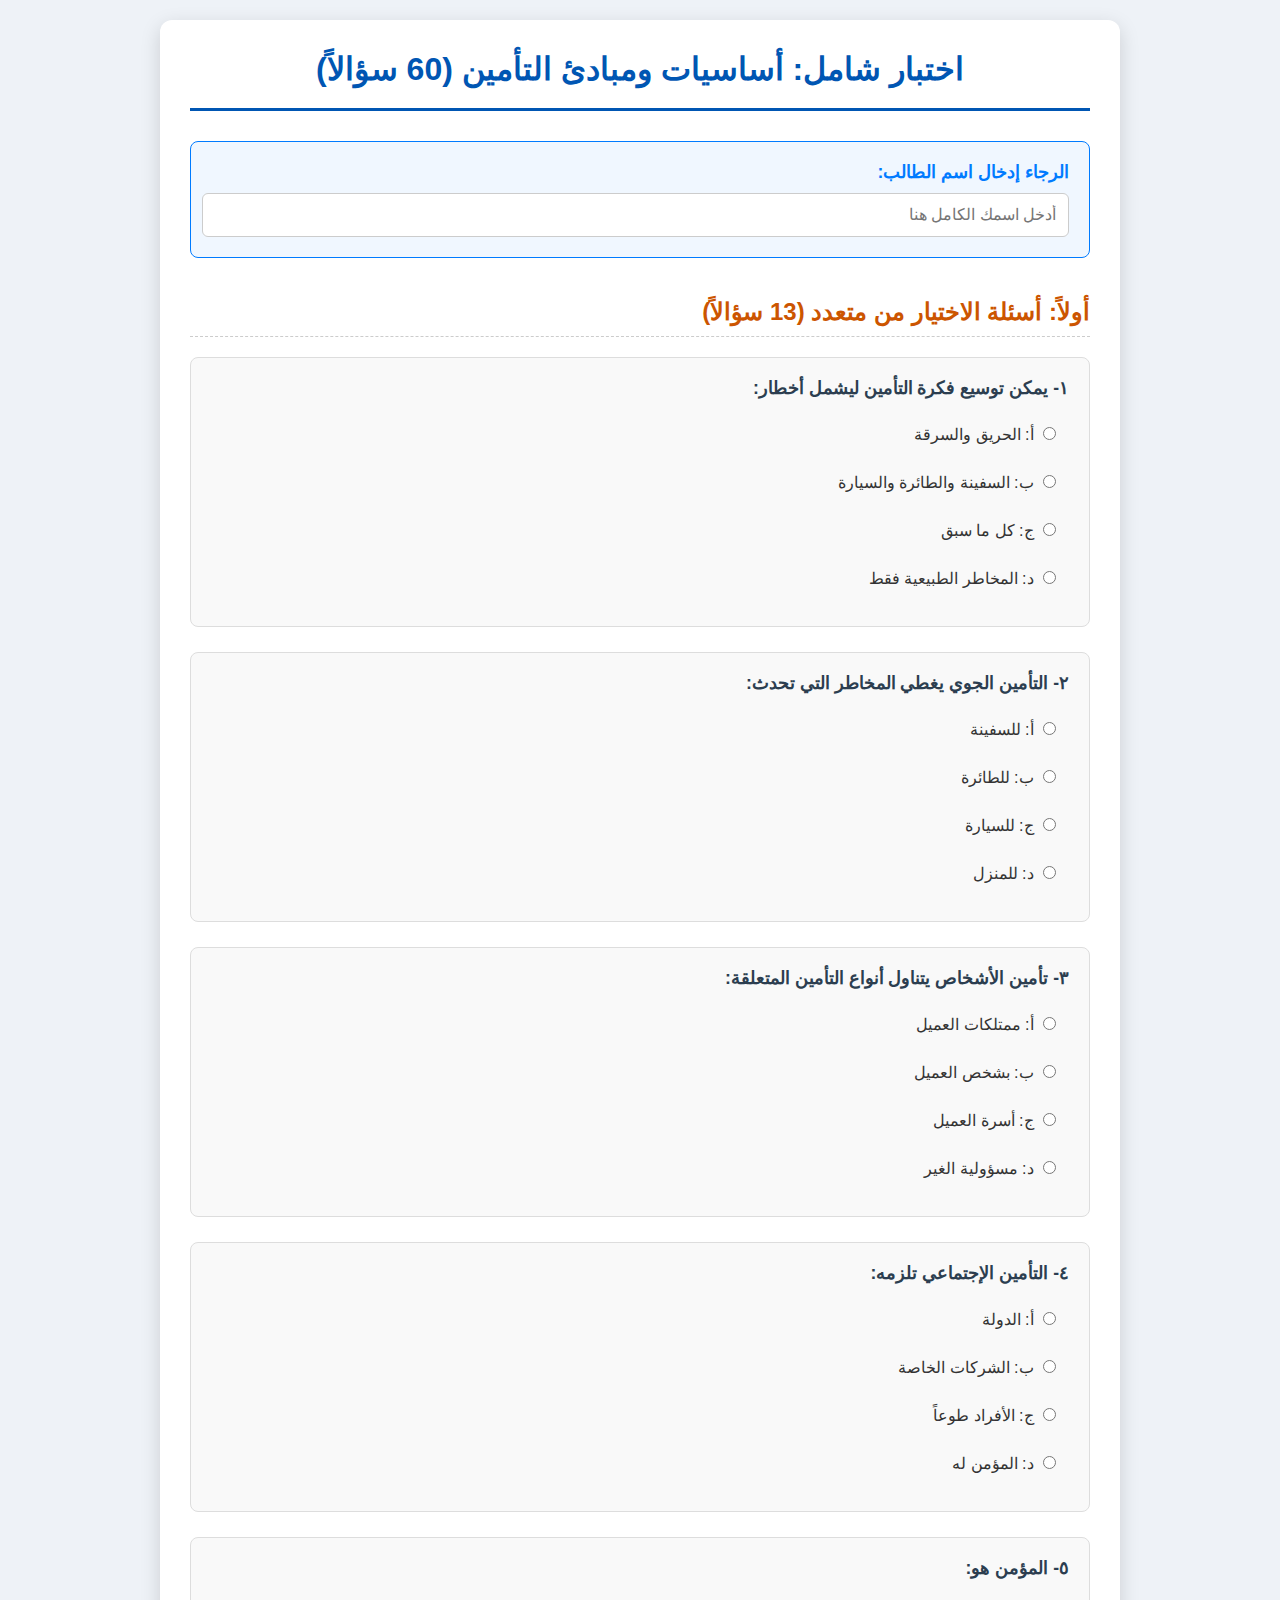
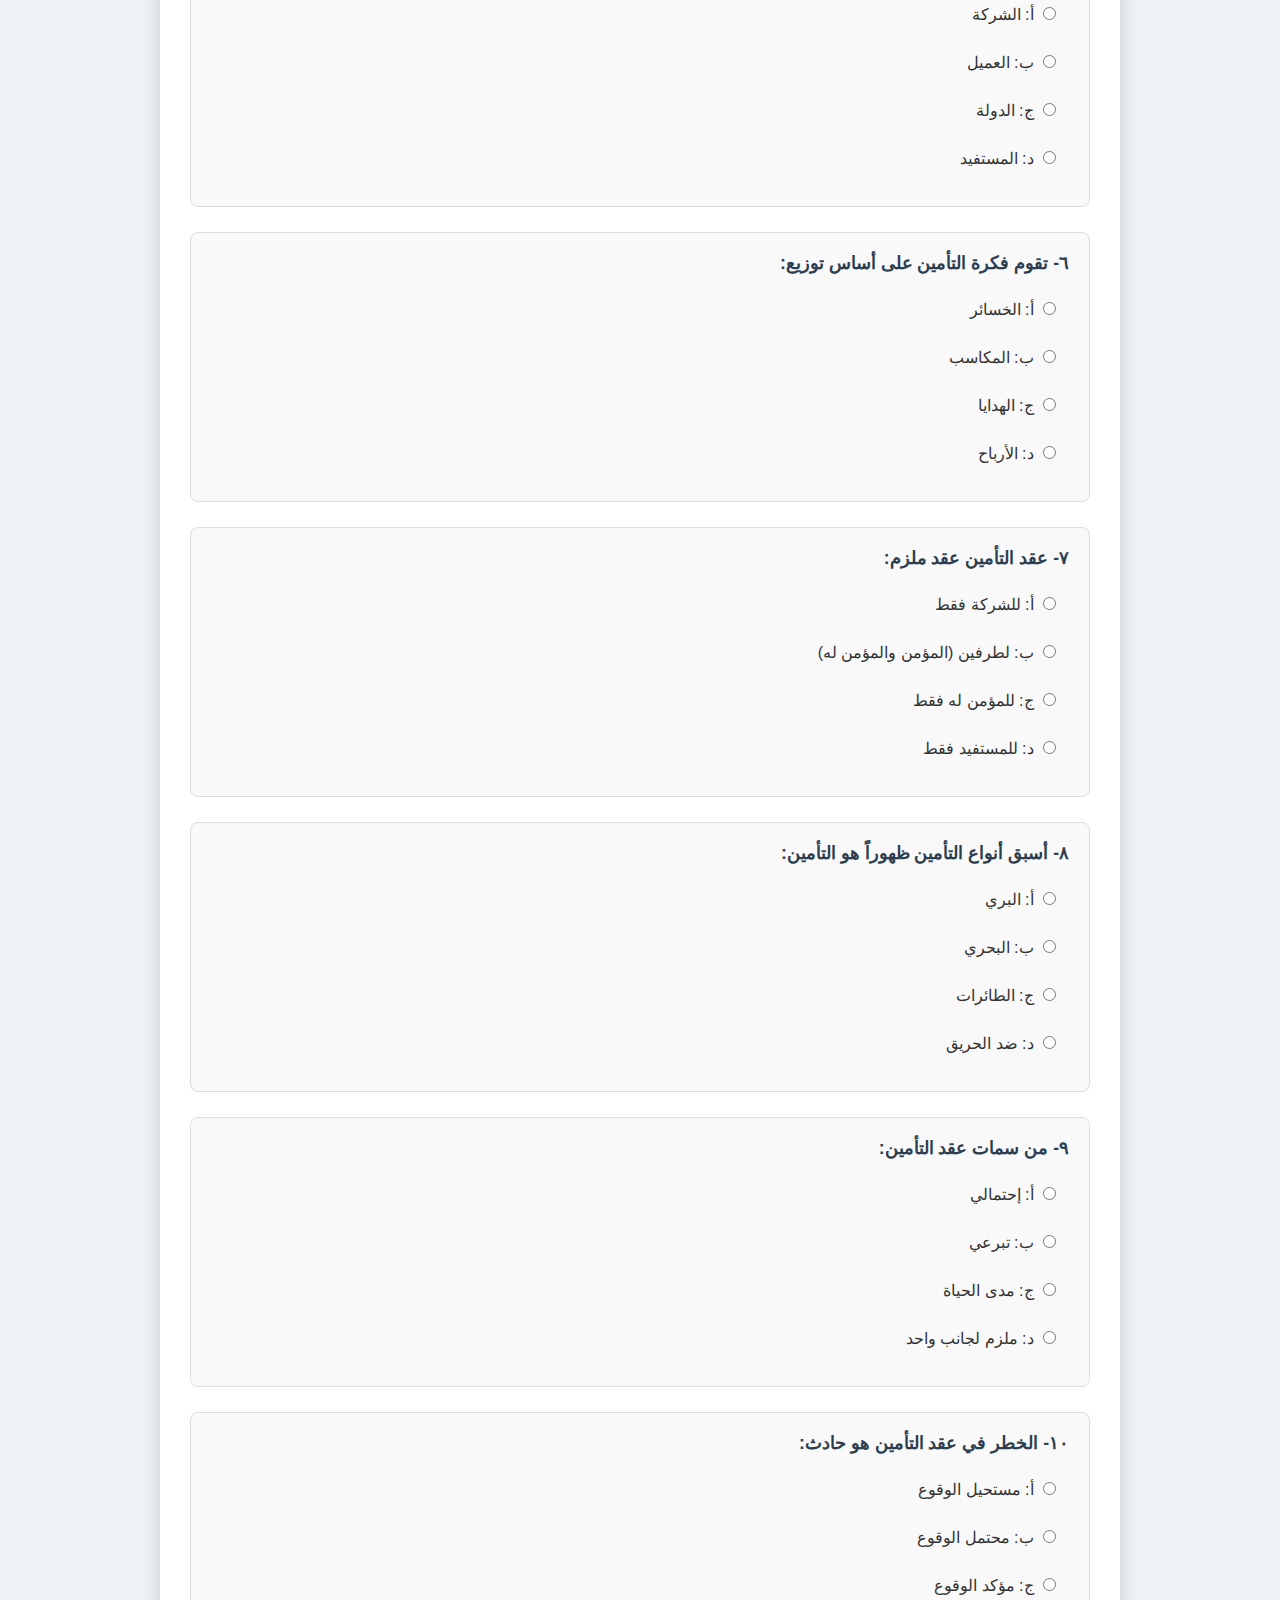
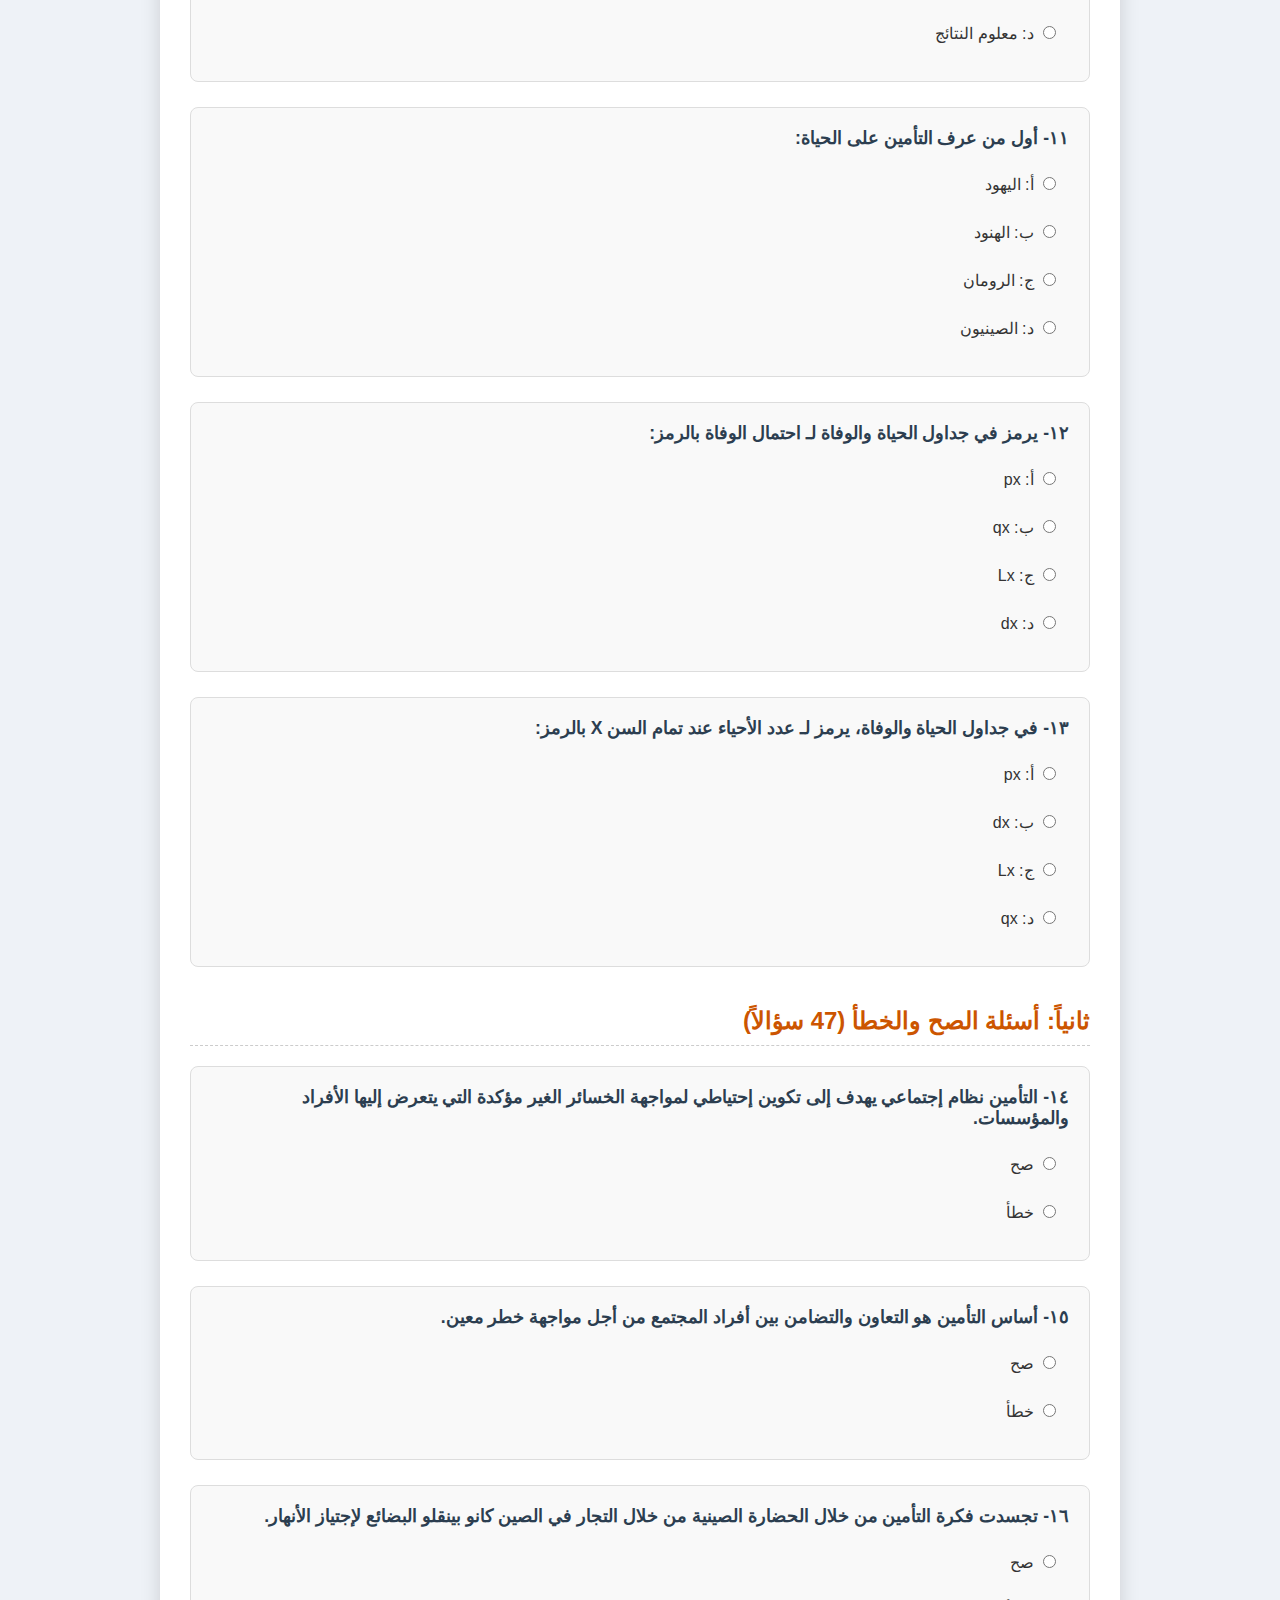
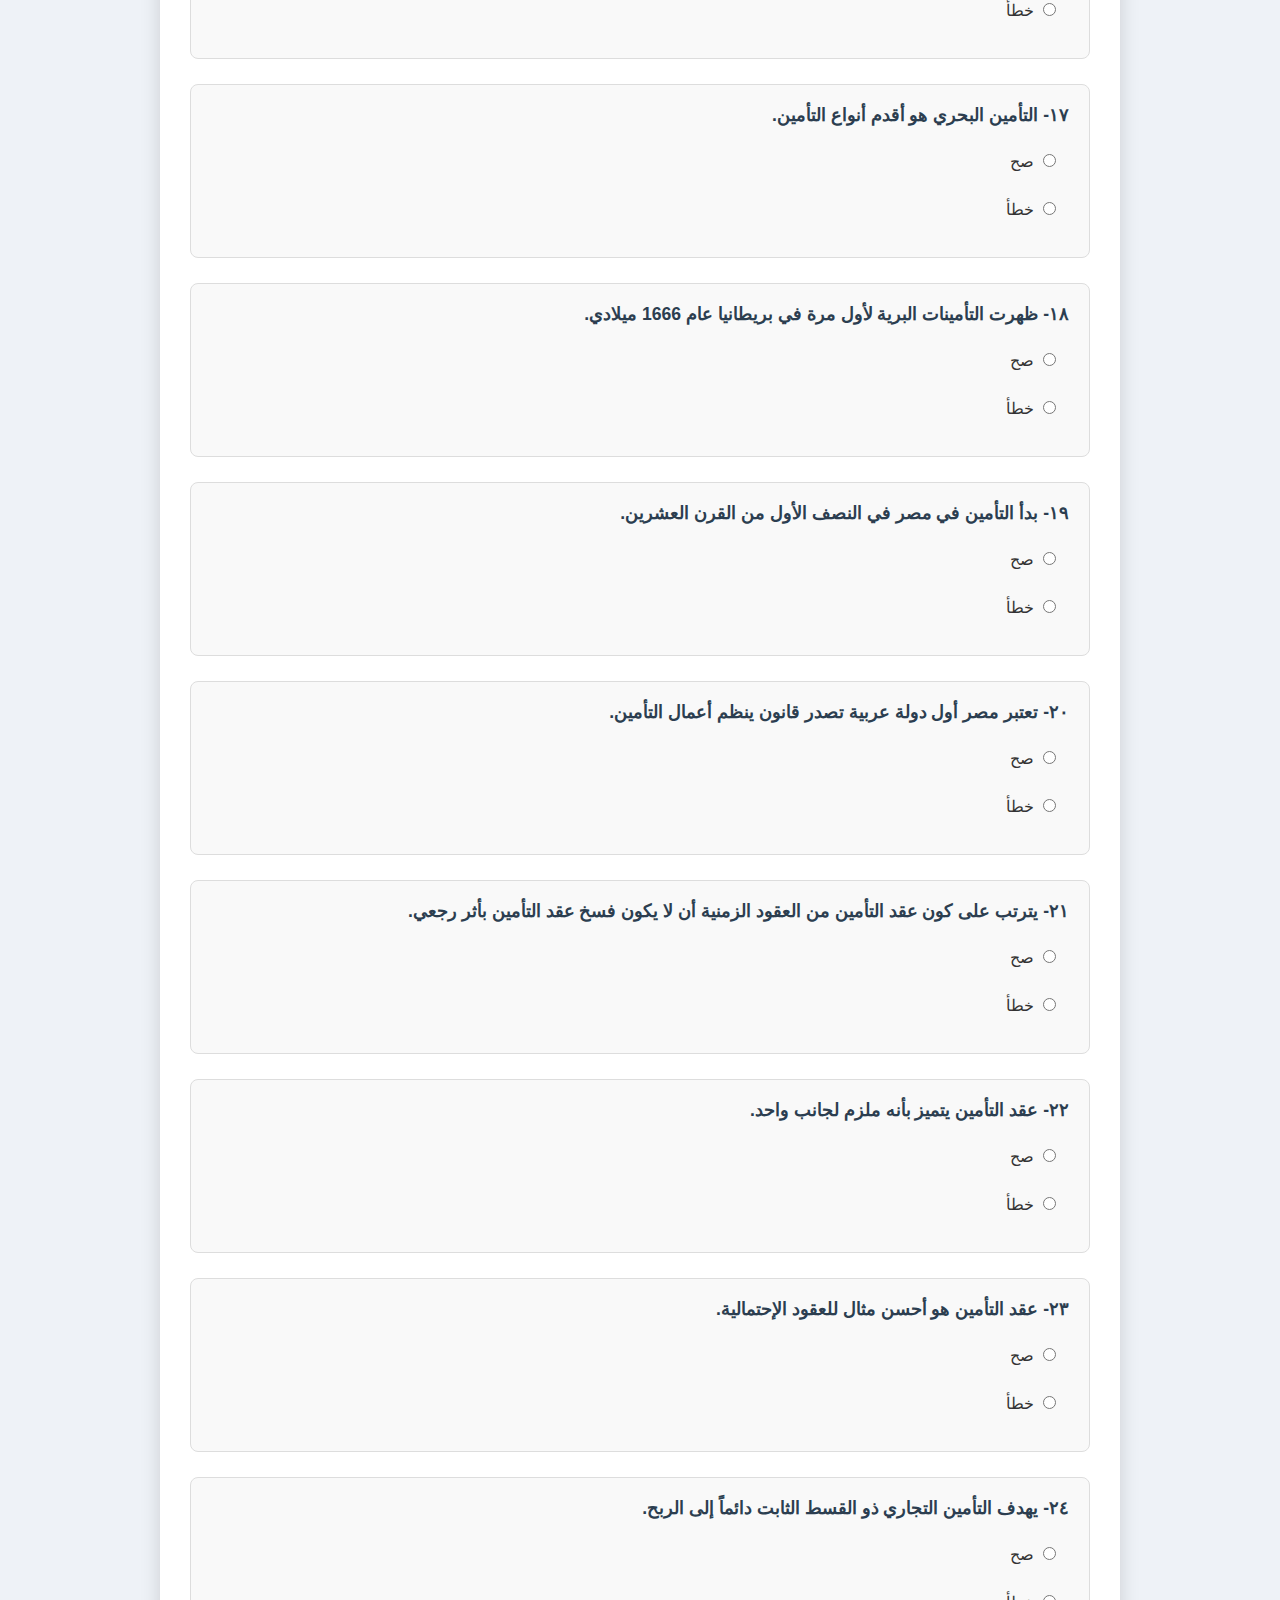
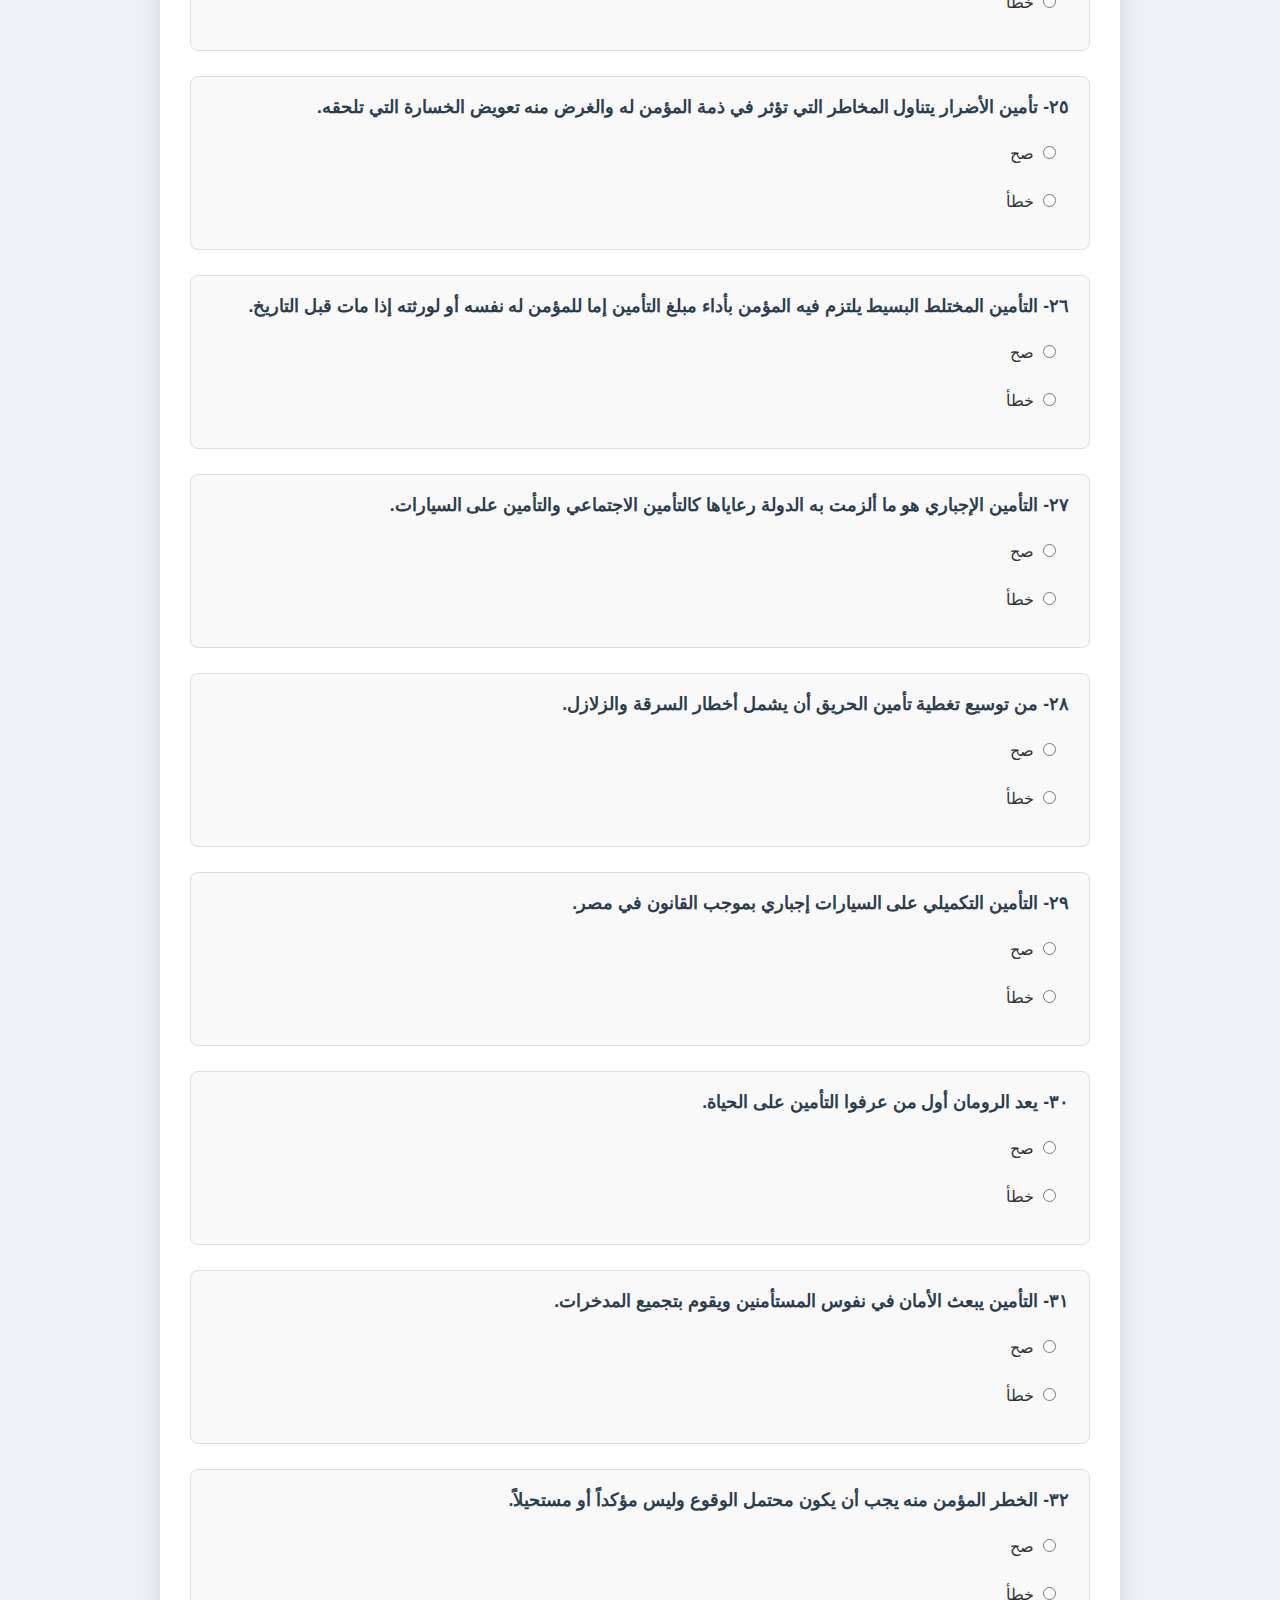
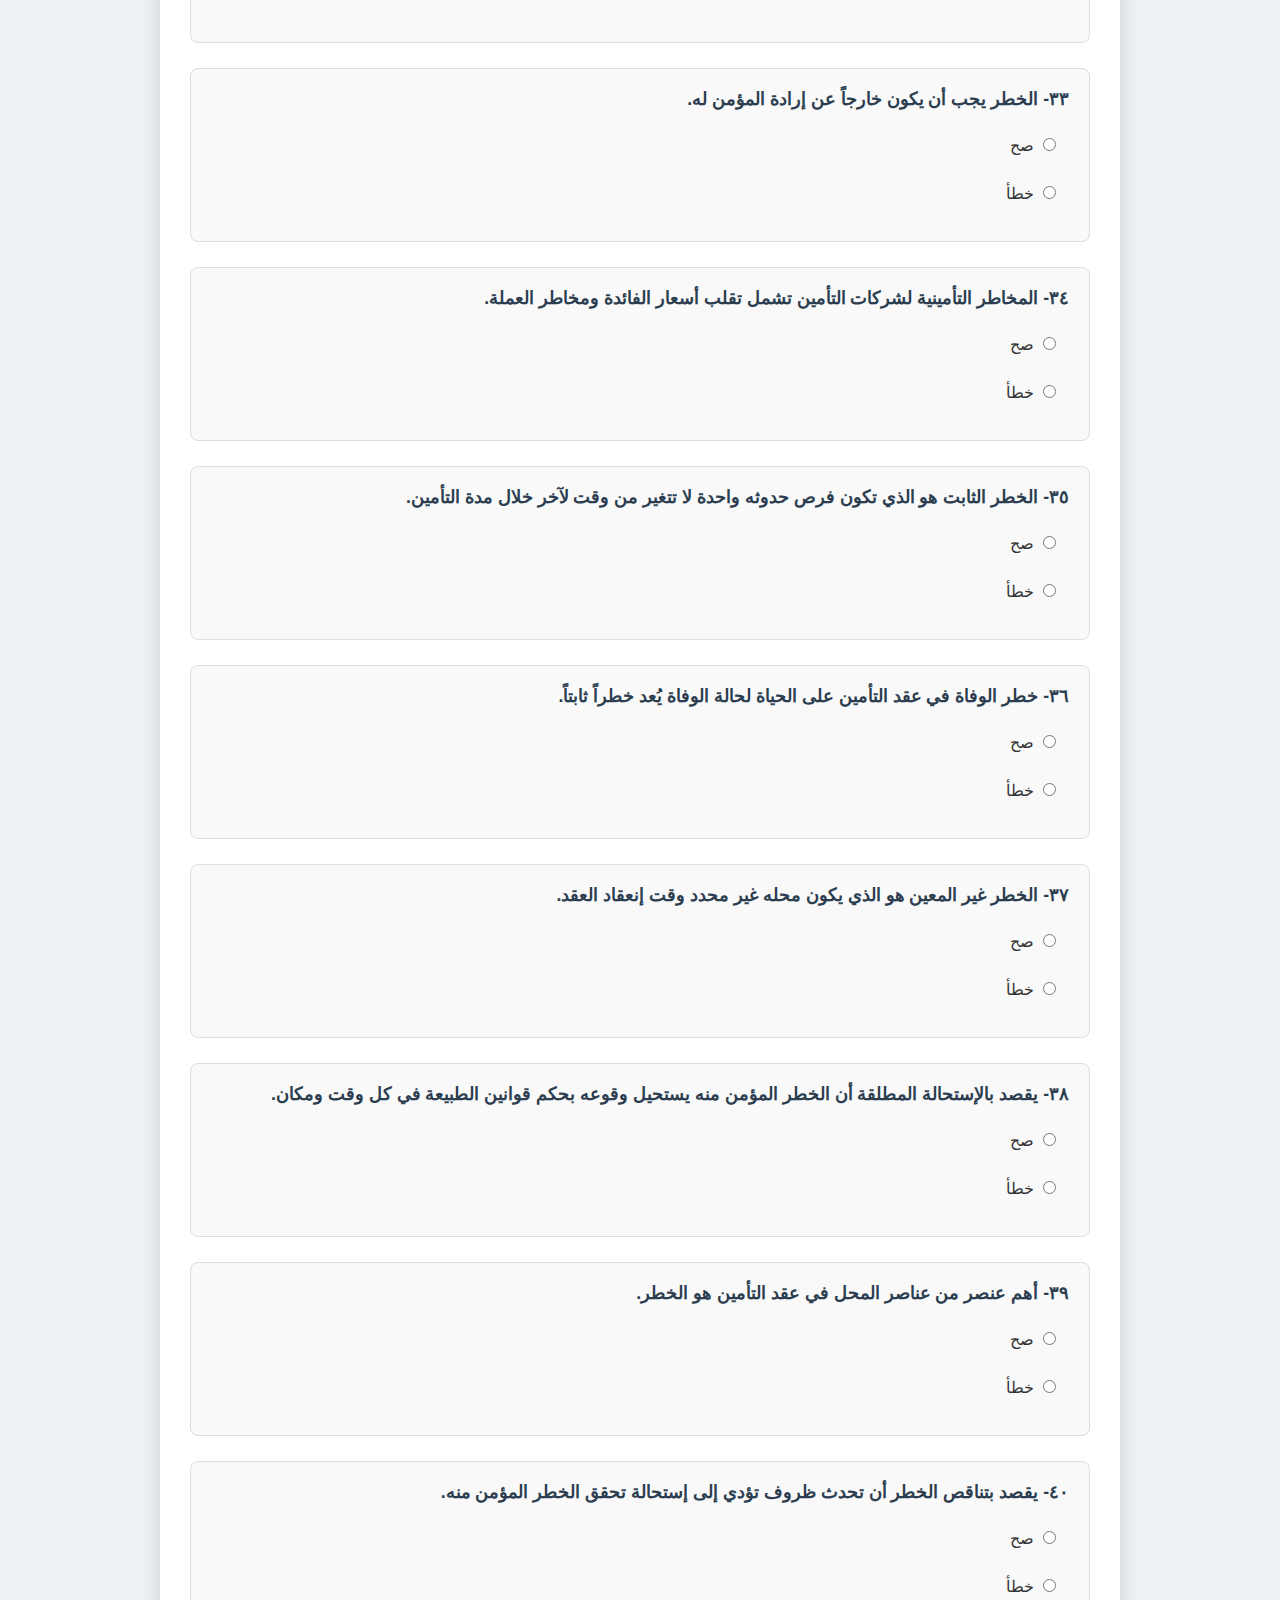
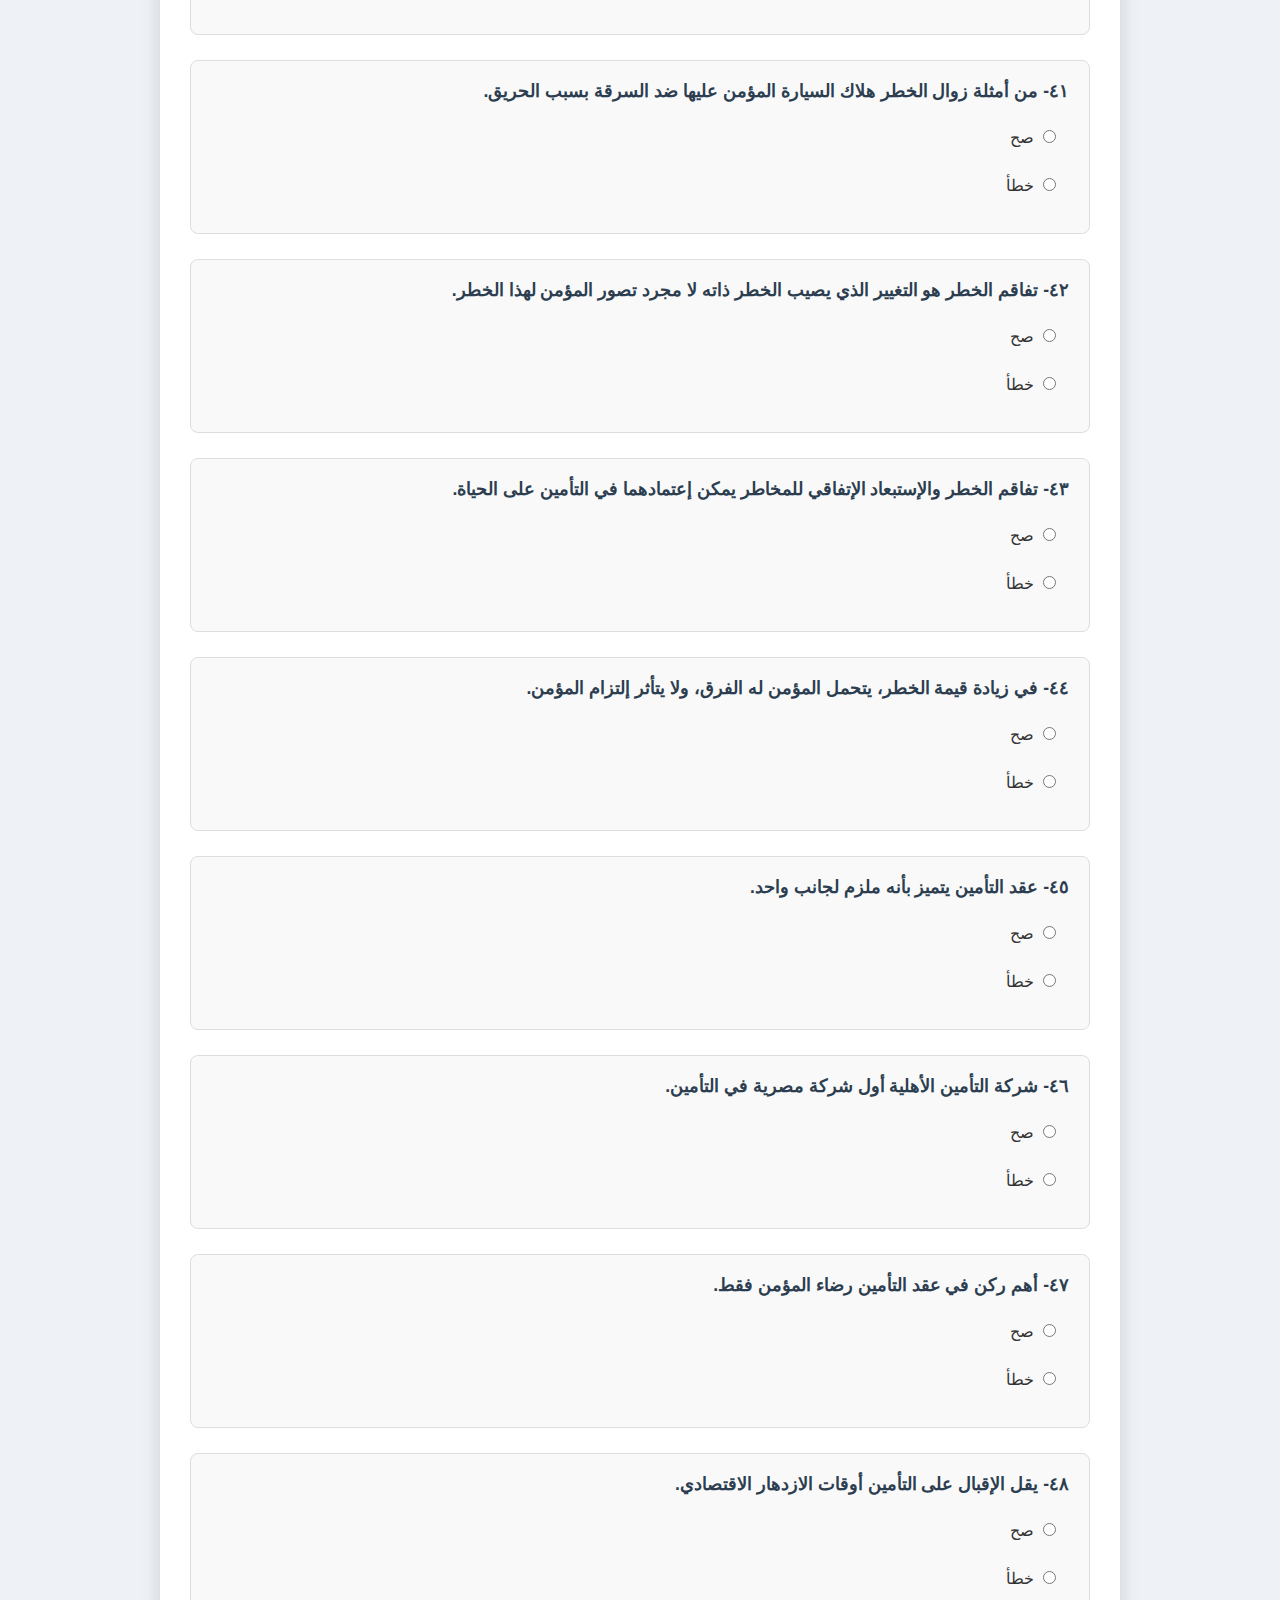
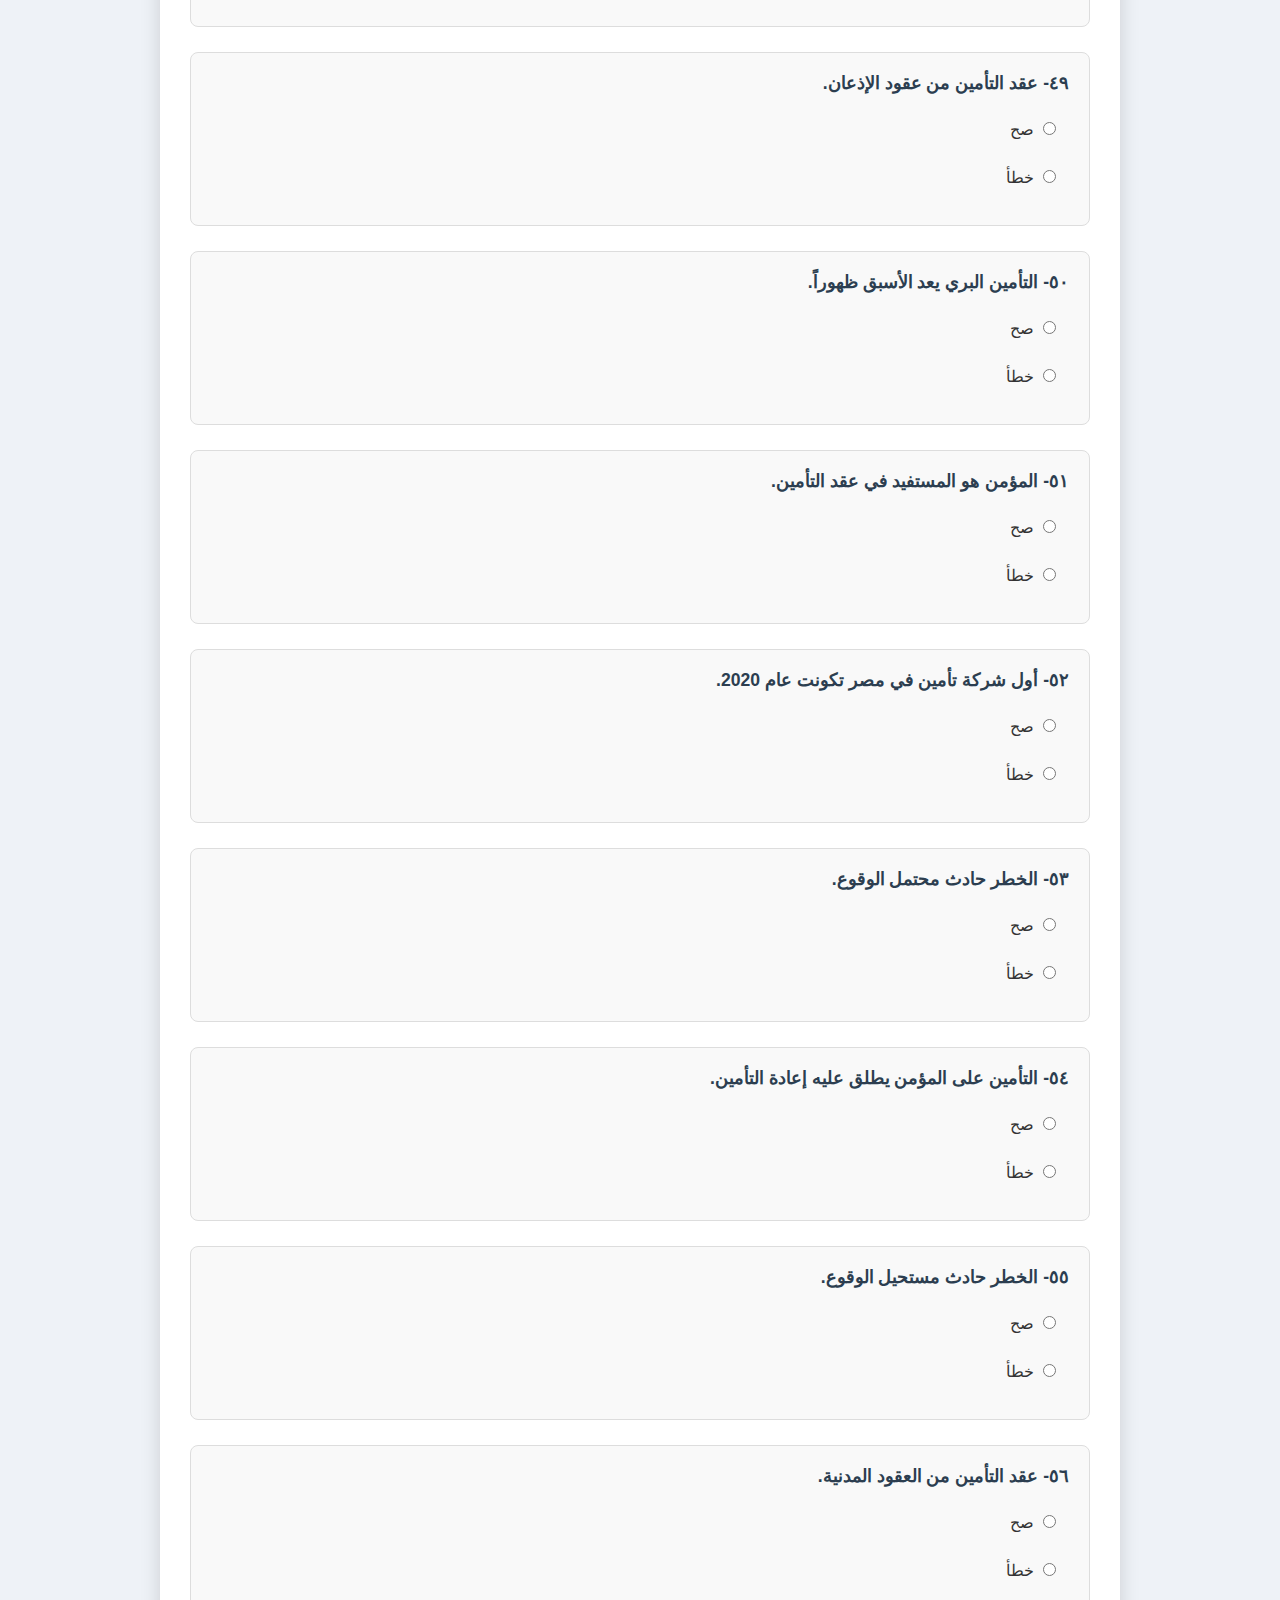
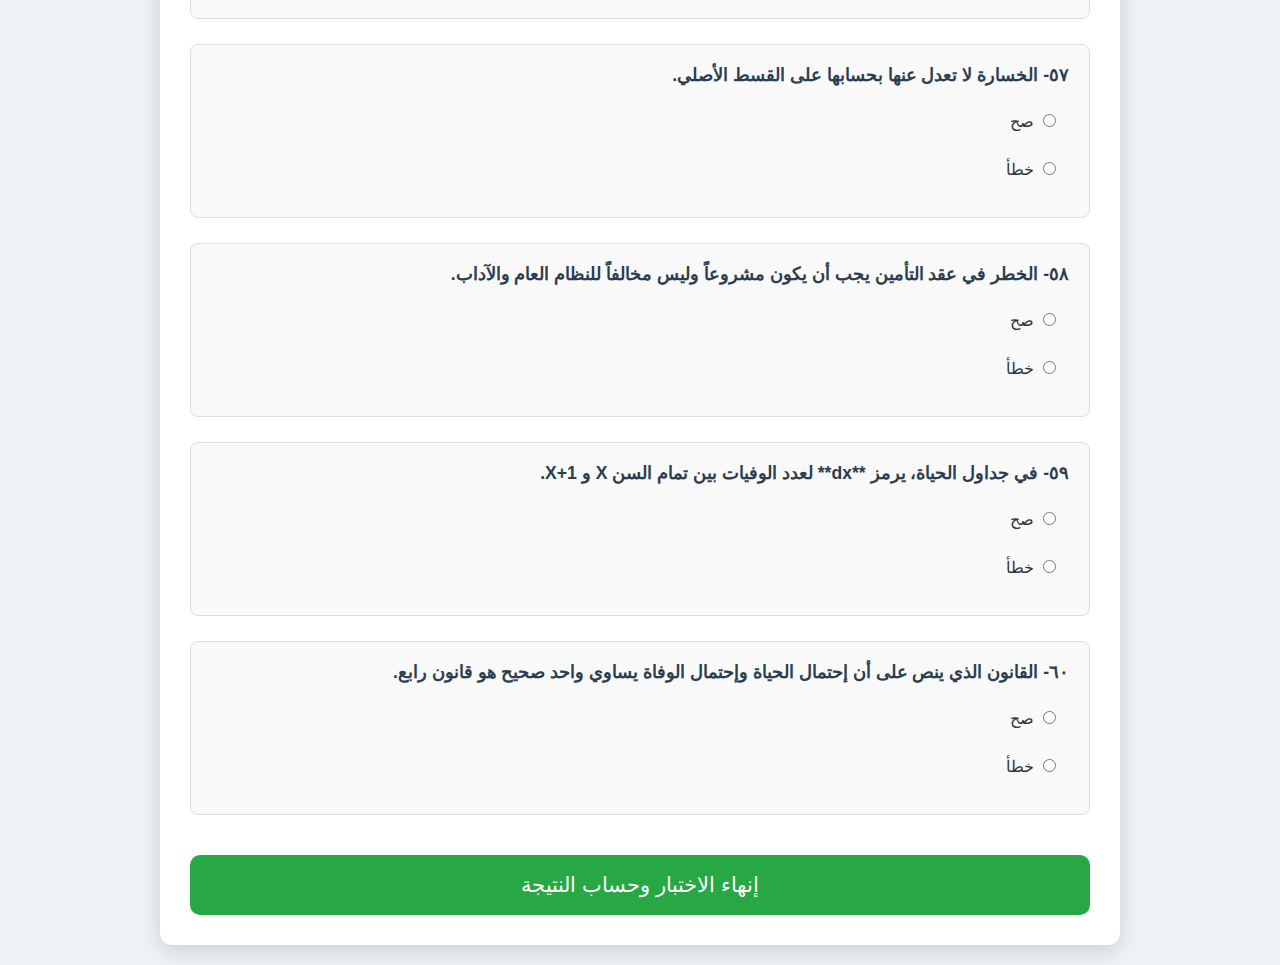
<file: final exam.html>
<!DOCTYPE html>
<html lang="ar" dir="rtl">
<head>
    <meta charset="UTF-8">
    <meta name="viewport" content="width=device-width, initial-scale=1.0">
    <title>اختبار شامل: أساسيات ومبادئ التأمين (60 سؤالاً)</title>
    
    <style>
        body {
            font-family: 'Segoe UI', Tahoma, Geneva, Verdana, sans-serif;
            background-color: #eef2f7; 
            color: #333;
            margin: 0;
            padding: 20px;
            direction: rtl;
            text-align: right;
        }
        .container {
            max-width: 900px; 
            margin: 0 auto;
            background-color: #ffffff;
            padding: 30px;
            border-radius: 12px;
            box-shadow: 0 6px 20px rgba(0, 0, 0, 0.15); 
        }
        header {
            padding-bottom: 20px;
            border-bottom: 3px solid #0056b3;
            margin-bottom: 30px;
            text-align: center;
        }
        h1 {
            color: #0056b3;
            margin: 0;
            font-size: 2em;
        }
        .name-input-container {
            margin-bottom: 25px;
            padding: 20px;
            border: 1px solid #007bff;
            border-radius: 8px;
            background-color: #f0f7ff;
        }
        .name-input-container label {
            font-weight: bold;
            display: block;
            margin-bottom: 10px;
            color: #007bff;
            font-size: 1.1em;
        }
        .name-input-container input[type="text"] {
            width: 98%;
            padding: 12px;
            border: 1px solid #ccc;
            border-radius: 6px;
            font-size: 1em;
        }
        .question-block {
            margin-bottom: 25px;
            padding: 20px;
            border: 1px solid #ddd;
            border-radius: 8px;
            background-color: #f9f9f9;
        }
        .question {
            font-weight: bold;
            margin-bottom: 15px;
            font-size: 1.1em;
            color: #2c3e50;
        }
        .answers label {
            display: block;
            margin: 8px 0;
            padding: 10px;
            cursor: pointer;
            border-radius: 5px;
            transition: background-color 0.2s;
        }
        .answers label:hover {
            background-color: #e0e0e0;
        }
        #submit-quiz {
            display: block;
            width: 100%;
            padding: 18px;
            background-color: #28a745;
            color: white;
            border: none;
            border-radius: 10px;
            font-size: 1.3em;
            cursor: pointer;
            margin-top: 40px;
            transition: background-color 0.3s;
        }
        #submit-quiz:hover {
            background-color: #1e7e34;
        }
        #results {
            margin-top: 30px;
            padding: 25px;
            border: 2px solid #0056b3;
            border-radius: 10px;
            background-color: #f0f7ff;
            font-size: 1.2em;
            font-weight: bold;
            text-align: center;
            display: none;
        }
        /* تلوين الإجابات */
        .correct-answer { background-color: #d4edda !important; color: #155724 !important; font-weight: bold !important; border: 1px solid #c3e6cb; }
        .incorrect-answer { background-color: #f8d7da !important; color: #721c24 !important; border: 1px solid #f5c6cb; }
        .incorrect-answer input[type="radio"] { color: #721c24; }
    </style>
</head>
<body>
    
    <section class="container">
        
        <header>
            <h1>اختبار شامل: أساسيات ومبادئ التأمين (60 سؤالاً)</h1>
        </header>

        <div class="name-input-container">
            <label for="student-name">الرجاء إدخال اسم الطالب:</label>
            <input type="text" id="student-name" placeholder="أدخل اسمك الكامل هنا">
            <div id="name-error" class="error-message" style="display: none; color: red; margin-top: 5px;">الاسم مطلوب للمتابعة.</div>
        </div>

        <div id="quiz-container">
            <h2 style="margin-top: 40px; border-bottom: 1px dashed #ccc; padding-bottom: 10px; color: #cc5500;">أولاً: أسئلة الاختيار من متعدد (13 سؤالاً)</h2>
            <div id="questions">
                <p>جارٍ تحميل الأسئلة...</p>
            </div>
        
            <button id="submit-quiz">إنهاء الاختبار وحساب النتيجة</button>
        
            <div id="results"></div>
        </div>
    </section>

    <script>
        // **********************************************
        // تعريف الأسئلة (60 سؤالاً مستخرجة من الملخص النهائي)
        const myQuestions = [ 
            // ------------------------------------
            // 🔴 أسئلة الاختيار من متعدد (1-13) - استخراج مباشر
            // ------------------------------------
            { 
              question: "١- يمكن توسيع فكرة التأمين ليشمل أخطار:", 
              answers: { a: "الحريق والسرقة", b: "السفينة والطائرة والسيارة", c: "كل ما سبق", d: "المخاطر الطبيعية فقط" }, 
              correctAnswer: "c" 
            }, 
            { 
              question: "٢- التأمين الجوي يغطي المخاطر التي تحدث:", 
              answers: { a: "للسفينة", b: "للطائرة", c: "للسيارة", d: "للمنزل" }, 
              correctAnswer: "b" 
            }, 
            { 
              question: "٣- تأمين الأشخاص يتناول أنواع التأمين المتعلقة:", 
              answers: { a: "ممتلكات العميل", b: "بشخص العميل", c: "أسرة العميل", d: "مسؤولية الغير" }, 
              correctAnswer: "b" 
            }, 
            { 
              question: "٤- التأمين الإجتماعي تلزمه:", 
              answers: { a: "الدولة", b: "الشركات الخاصة", c: "الأفراد طوعاً", d: "المؤمن له" }, 
              correctAnswer: "a" 
            }, 
            { 
              question: "٥- المؤمن هو:", 
              answers: { a: "الشركة", b: "العميل", c: "الدولة", d: "المستفيد" }, 
              correctAnswer: "a" 
            }, 
            { 
              question: "٦- تقوم فكرة التأمين على أساس توزيع:", 
              answers: { a: "الخسائر", b: "المكاسب", c: "الهدايا", d: "الأرباح" }, 
              correctAnswer: "a" 
            }, 
            { 
              question: "٧- عقد التأمين عقد ملزم:", 
              answers: { a: "للشركة فقط", b: "لطرفين (المؤمن والمؤمن له)", c: "للمؤمن له فقط", d: "للمستفيد فقط" }, 
              correctAnswer: "b" 
            }, 
            { 
              question: "٨- أسبق أنواع التأمين ظهوراً هو التأمين:", 
              answers: { a: "البري", b: "البحري", c: "الطائرات", d: "ضد الحريق" }, 
              correctAnswer: "b" 
            }, 
            { 
              question: "٩- من سمات عقد التأمين:", 
              answers: { a: "إحتمالي", b: "تبرعي", c: "مدى الحياة", d: "ملزم لجانب واحد" }, 
              correctAnswer: "a" 
            }, 
            { 
              question: "١٠- الخطر في عقد التأمين هو حادث:", 
              answers: { a: "مستحيل الوقوع", b: "محتمل الوقوع", c: "مؤكد الوقوع", d: "معلوم النتائج" }, 
              correctAnswer: "b" 
            }, 
            { 
              question: "١١- أول من عرف التأمين على الحياة:", 
              answers: { a: "اليهود", b: "الهنود", c: "الرومان", d: "الصينيون" }, 
              correctAnswer: "c" 
            }, 
            { 
              question: "١٢- يرمز في جداول الحياة والوفاة لـ احتمال الوفاة بالرمز:", 
              answers: { a: "px", b: "qx", c: "Lx", d: "dx" }, 
              correctAnswer: "b" 
            }, 
            { 
              question: "١٣- في جداول الحياة والوفاة، يرمز لـ عدد الأحياء عند تمام السن X بالرمز:", 
              answers: { a: "px", b: "dx", c: "Lx", d: "qx" }, 
              correctAnswer: "c" 
            }, 
            // ------------------------------------
            // 🟢 أسئلة الصح والخطأ (14-60) - 47 سؤالاً محوّلاً لمتعدد
            // ------------------------------------
            { 
              question: "١٤- التأمين نظام إجتماعي يهدف إلى تكوين إحتياطي لمواجهة الخسائر الغير مؤكدة التي يتعرض إليها الأفراد والمؤسسات.", 
              answers: { a: "صح", b: "خطأ" }, 
              correctAnswer: "a" 
            }, 
            { 
              question: "١٥- أساس التأمين هو التعاون والتضامن بين أفراد المجتمع من أجل مواجهة خطر معين.", 
              answers: { a: "صح", b: "خطأ" }, 
              correctAnswer: "a" 
            }, 
            { 
              question: "١٦- تجسدت فكرة التأمين من خلال الحضارة الصينية من خلال التجار في الصين كانو بينقلو البضائع لإجتياز الأنهار.", 
              answers: { a: "صح", b: "خطأ" }, 
              correctAnswer: "a" 
            }, 
            { 
              question: "١٧- التأمين البحري هو أقدم أنواع التأمين.", 
              answers: { a: "صح", b: "خطأ" }, 
              correctAnswer: "a" 
            }, 
            { 
              question: "١٨- ظهرت التأمينات البرية لأول مرة في بريطانيا عام 1666 ميلادي.", 
              answers: { a: "صح", b: "خطأ" }, 
              correctAnswer: "a" 
            }, 
            { 
              question: "١٩- بدأ التأمين في مصر في النصف الأول من القرن العشرين.", 
              answers: { a: "صح", b: "خطأ" }, 
              correctAnswer: "b" 
            }, 
            { 
              question: "٢٠- تعتبر مصر أول دولة عربية تصدر قانون ينظم أعمال التأمين.", 
              answers: { a: "صح", b: "خطأ" }, 
              correctAnswer: "a" 
            }, 
            { 
              question: "٢١- يترتب على كون عقد التأمين من العقود الزمنية أن لا يكون فسخ عقد التأمين بأثر رجعي.", 
              answers: { a: "صح", b: "خطأ" }, 
              correctAnswer: "a" 
            }, 
            { 
              question: "٢٢- عقد التأمين يتميز بأنه ملزم لجانب واحد.", 
              answers: { a: "صح", b: "خطأ" }, 
              correctAnswer: "b" 
            }, 
            { 
              question: "٢٣- عقد التأمين هو أحسن مثال للعقود الإحتمالية.", 
              answers: { a: "صح", b: "خطأ" }, 
              correctAnswer: "a" 
            }, 
            { 
              question: "٢٤- يهدف التأمين التجاري ذو القسط الثابت دائماً إلى الربح.", 
              answers: { a: "صح", b: "خطأ" }, 
              correctAnswer: "a" 
            }, 
            { 
              question: "٢٥- تأمين الأضرار يتناول المخاطر التي تؤثر في ذمة المؤمن له والغرض منه تعويض الخسارة التي تلحقه.", 
              answers: { a: "صح", b: "خطأ" }, 
              correctAnswer: "a" 
            }, 
            { 
              question: "٢٦- التأمين المختلط البسيط يلتزم فيه المؤمن بأداء مبلغ التأمين إما للمؤمن له نفسه أو لورثته إذا مات قبل التاريخ.", 
              answers: { a: "صح", b: "خطأ" }, 
              correctAnswer: "a" 
            }, 
            { 
              question: "٢٧- التأمين الإجباري هو ما ألزمت به الدولة رعاياها كالتأمين الاجتماعي والتأمين على السيارات.", 
              answers: { a: "صح", b: "خطأ" }, 
              correctAnswer: "a" 
            }, 
            { 
              question: "٢٨- من توسيع تغطية تأمين الحريق أن يشمل أخطار السرقة والزلازل.", 
              answers: { a: "صح", b: "خطأ" }, 
              correctAnswer: "a" 
            }, 
            { 
              question: "٢٩- التأمين التكميلي على السيارات إجباري بموجب القانون في مصر.", 
              answers: { a: "صح", b: "خطأ" }, 
              correctAnswer: "b" 
            }, 
            { 
              question: "٣٠- يعد الرومان أول من عرفوا التأمين على الحياة.", 
              answers: { a: "صح", b: "خطأ" }, 
              correctAnswer: "a" 
            }, 
            { 
              question: "٣١- التأمين يبعث الأمان في نفوس المستأمنين ويقوم بتجميع المدخرات.", 
              answers: { a: "صح", b: "خطأ" }, 
              correctAnswer: "a" 
            }, 
            { 
              question: "٣٢- الخطر المؤمن منه يجب أن يكون محتمل الوقوع وليس مؤكداً أو مستحيلاً.", 
              answers: { a: "صح", b: "خطأ" }, 
              correctAnswer: "a" 
            }, 
            { 
              question: "٣٣- الخطر يجب أن يكون خارجاً عن إرادة المؤمن له.", 
              answers: { a: "صح", b: "خطأ" }, 
              correctAnswer: "a" 
            }, 
            { 
              question: "٣٤- المخاطر التأمينية لشركات التأمين تشمل تقلب أسعار الفائدة ومخاطر العملة.", 
              answers: { a: "صح", b: "خطأ" }, 
              correctAnswer: "b" 
            }, 
            { 
              question: "٣٥- الخطر الثابت هو الذي تكون فرص حدوثه واحدة لا تتغير من وقت لآخر خلال مدة التأمين.", 
              answers: { a: "صح", b: "خطأ" }, 
              correctAnswer: "a" 
            }, 
            { 
              question: "٣٦- خطر الوفاة في عقد التأمين على الحياة لحالة الوفاة يُعد خطراً ثابتاً.", 
              answers: { a: "صح", b: "خطأ" }, 
              correctAnswer: "b" 
            }, 
            { 
              question: "٣٧- الخطر غير المعين هو الذي يكون محله غير محدد وقت إنعقاد العقد.", 
              answers: { a: "صح", b: "خطأ" }, 
              correctAnswer: "a" 
            }, 
            { 
              question: "٣٨- يقصد بالإستحالة المطلقة أن الخطر المؤمن منه يستحيل وقوعه بحكم قوانين الطبيعة في كل وقت ومكان.", 
              answers: { a: "صح", b: "خطأ" }, 
              correctAnswer: "a" 
            }, 
            { 
              question: "٣٩- أهم عنصر من عناصر المحل في عقد التأمين هو الخطر.", 
              answers: { a: "صح", b: "خطأ" }, 
              correctAnswer: "a" 
            }, 
            { 
              question: "٤٠- يقصد بتناقص الخطر أن تحدث ظروف تؤدي إلى إستحالة تحقق الخطر المؤمن منه.", 
              answers: { a: "صح", b: "خطأ" }, 
              correctAnswer: "b" 
            }, 
            { 
              question: "٤١- من أمثلة زوال الخطر هلاك السيارة المؤمن عليها ضد السرقة بسبب الحريق.", 
              answers: { a: "صح", b: "خطأ" }, 
              correctAnswer: "a" 
            }, 
            { 
              question: "٤٢- تفاقم الخطر هو التغيير الذي يصيب الخطر ذاته لا مجرد تصور المؤمن لهذا الخطر.", 
              answers: { a: "صح", b: "خطأ" }, 
              correctAnswer: "a" 
            }, 
            { 
              question: "٤٣- تفاقم الخطر والإستبعاد الإتفاقي للمخاطر يمكن إعتمادهما في التأمين على الحياة.", 
              answers: { a: "صح", b: "خطأ" }, 
              correctAnswer: "b" 
            }, 
            { 
              question: "٤٤- في زيادة قيمة الخطر، يتحمل المؤمن له الفرق، ولا يتأثر إلتزام المؤمن.", 
              answers: { a: "صح", b: "خطأ" }, 
              correctAnswer: "a" 
            }, 
            { 
              question: "٤٥- عقد التأمين يتميز بأنه ملزم لجانب واحد.", 
              answers: { a: "صح", b: "خطأ" }, 
              correctAnswer: "b" 
            }, 
            { 
              question: "٤٦- شركة التأمين الأهلية أول شركة مصرية في التأمين.", 
              answers: { a: "صح", b: "خطأ" }, 
              correctAnswer: "a" 
            }, 
            { 
              question: "٤٧- أهم ركن في عقد التأمين رضاء المؤمن فقط.", 
              answers: { a: "صح", b: "خطأ" }, 
              correctAnswer: "b" 
            }, 
            { 
              question: "٤٨- يقل الإقبال على التأمين أوقات الازدهار الاقتصادي.", 
              answers: { a: "صح", b: "خطأ" }, 
              correctAnswer: "b" 
            }, 
            { 
              question: "٤٩- عقد التأمين من عقود الإذعان.", 
              answers: { a: "صح", b: "خطأ" }, 
              correctAnswer: "a" 
            }, 
            { 
              question: "٥٠- التأمين البري يعد الأسبق ظهوراً.", 
              answers: { a: "صح", b: "خطأ" }, 
              correctAnswer: "b" 
            }, 
            { 
              question: "٥١- المؤمن هو المستفيد في عقد التأمين.", 
              answers: { a: "صح", b: "خطأ" }, 
              correctAnswer: "b" 
            }, 
            { 
              question: "٥٢- أول شركة تأمين في مصر تكونت عام 2020.", 
              answers: { a: "صح", b: "خطأ" }, 
              correctAnswer: "b" 
            }, 
            { 
              question: "٥٣- الخطر حادث محتمل الوقوع.", 
              answers: { a: "صح", b: "خطأ" }, 
              correctAnswer: "a" 
            }, 
            { 
              question: "٥٤- التأمين على المؤمن يطلق عليه إعادة التأمين.", 
              answers: { a: "صح", b: "خطأ" }, 
              correctAnswer: "a" 
            }, 
            { 
              question: "٥٥- الخطر حادث مستحيل الوقوع.", 
              answers: { a: "صح", b: "خطأ" }, 
              correctAnswer: "b" 
            }, 
            { 
              question: "٥٦- عقد التأمين من العقود المدنية.", 
              answers: { a: "صح", b: "خطأ" }, 
              correctAnswer: "b" 
            }, 
            { 
              question: "٥٧- الخسارة لا تعدل عنها بحسابها على القسط الأصلي.", 
              answers: { a: "صح", b: "خطأ" }, 
              correctAnswer: "a" 
            }, 
            { 
              question: "٥٨- الخطر في عقد التأمين يجب أن يكون مشروعاً وليس مخالفاً للنظام العام والآداب.", 
              answers: { a: "صح", b: "خطأ" }, 
              correctAnswer: "a" 
            }, 
            { 
              question: "٥٩- في جداول الحياة، يرمز **dx** لعدد الوفيات بين تمام السن X و X+1.", 
              answers: { a: "صح", b: "خطأ" }, 
              correctAnswer: "a" 
            }, 
            { 
              question: "٦٠- القانون الذي ينص على أن إحتمال الحياة وإحتمال الوفاة يساوي واحد صحيح هو قانون رابع.", 
              answers: { a: "صح", b: "خطأ" }, 
              correctAnswer: "a" 
            }
        ];
        
        // 2. الحصول على العناصر من HTML
        const quizContainer = document.getElementById('questions');
        const resultsContainer = document.getElementById('results');
        const submitButton = document.getElementById('submit-quiz');
        const studentNameInput = document.getElementById('student-name');
        const nameError = document.getElementById('name-error');


        // 3. دالة بناء وعرض الاختبار
        function buildQuiz(){
            const output = [];
            myQuestions.forEach( (currentQuestion, questionNumber) => {
                const answers = [];
                const options = ['أ', 'ب', 'ج', 'د']; 
                let optionIndex = 0;

                // يتم إدراج فاصل عنوان لأسئلة الصح والخطأ بعد السؤال رقم 13
                if (questionNumber === 13) {
                    output.push(
                        `<h2 style="margin-top: 40px; border-bottom: 1px dashed #ccc; padding-bottom: 10px; color: #cc5500;">ثانياً: أسئلة الصح والخطأ (47 سؤالاً)</h2>`
                    );
                }
                
                for(let letter in currentQuestion.answers){
                    // يتم تخصيص الخيارات لأسئلة الصح والخطأ
                    let optionText = currentQuestion.answers[letter];
                    if (questionNumber >= 13 && currentQuestion.answers[letter].length < 4) {
                         optionText = currentQuestion.answers[letter]; // يبقيها "صح" أو "خطأ"
                    } else {
                        optionText = `${options[optionIndex]}: ${currentQuestion.answers[letter]}`;
                    }

                    answers.push(
                        `<div class="answers">
                            <label>
                                <input type="radio" name="question${questionNumber}" value="${letter}">
                                <span style="font-weight: normal;">${optionText}</span>
                            </label>
                        </div>`
                    );
                    optionIndex++;
                }
                output.push(
                    `<div class="question-block">
                        <div class="question">${currentQuestion.question}</div>
                        ${answers.join('')}
                    </div>`
                );
            });
            quizContainer.innerHTML = output.join('');
        }


        // 4. دالة عرض النتائج وحساب الدرجات والتلوين
        function showResults(){
            // التحقق من الاسم أولاً
            const studentName = studentNameInput.value.trim();
            if (studentName === "") {
                nameError.style.display = 'block';
                studentNameInput.focus();
                resultsContainer.style.display = 'none';
                return; 
            }
            nameError.style.display = 'none';

            const questionBlocks = quizContainer.querySelectorAll('.question-block');
            let numCorrect = 0;
            const totalQuestions = myQuestions.length;
            
            resultsContainer.style.display = 'block';

            // حساب الدرجة والتلوين
            myQuestions.forEach( (currentQuestion, questionNumber) => {
                const questionBlock = questionBlocks[questionNumber];
                const selector = `input[name=question${questionNumber}]:checked`;
                const inputElement = questionBlock.querySelector(selector);
                const userAnswer = (inputElement || {}).value;

                // إزالة التلوين السابق
                Array.from(questionBlock.querySelectorAll('label')).forEach(label => {
                    label.classList.remove('correct-answer', 'incorrect-answer');
                });
                
                // تلوين الإجابات
                const correctInput = questionBlock.querySelector(`input[value="${currentQuestion.correctAnswer}"]`);
                if (correctInput) {
                    const correctLabel = correctInput.parentNode;
                    
                    if(userAnswer === currentQuestion.correctAnswer){
                        numCorrect++;
                        correctLabel.classList.add('correct-answer');
                    } else {
                        // تلوين إجابة الطالب الخاطئة (إن وجدت)
                        if(inputElement) {
                            inputElement.parentNode.classList.add('incorrect-answer');
                        }
                        // تلوين الإجابة الصحيحة
                        correctLabel.classList.add('correct-answer'); 
                    }
                }
            });
            
            const percentage = ((numCorrect / totalQuestions) * 100).toFixed(2);
            
            // عرض الإجمالي
            resultsContainer.innerHTML = `
                <h2>نتائج الاختبار النهائي</h2>
                <p>اسم الطالب/ة: **${studentName}**</p>
                <p>عدد الإجابات الصحيحة: **${numCorrect}** من أصل ${totalQuestions}</p>
                <p>نسبة النجاح: **${percentage}%**</p>
            `;
            
            resultsContainer.scrollIntoView({ behavior: 'smooth' });
        }


        // 5. تشغيل الدوال عند تحميل الصفحة
        buildQuiz(); 
        submitButton.addEventListener('click', showResults); 
    </script>
</body>
</html>
</file>
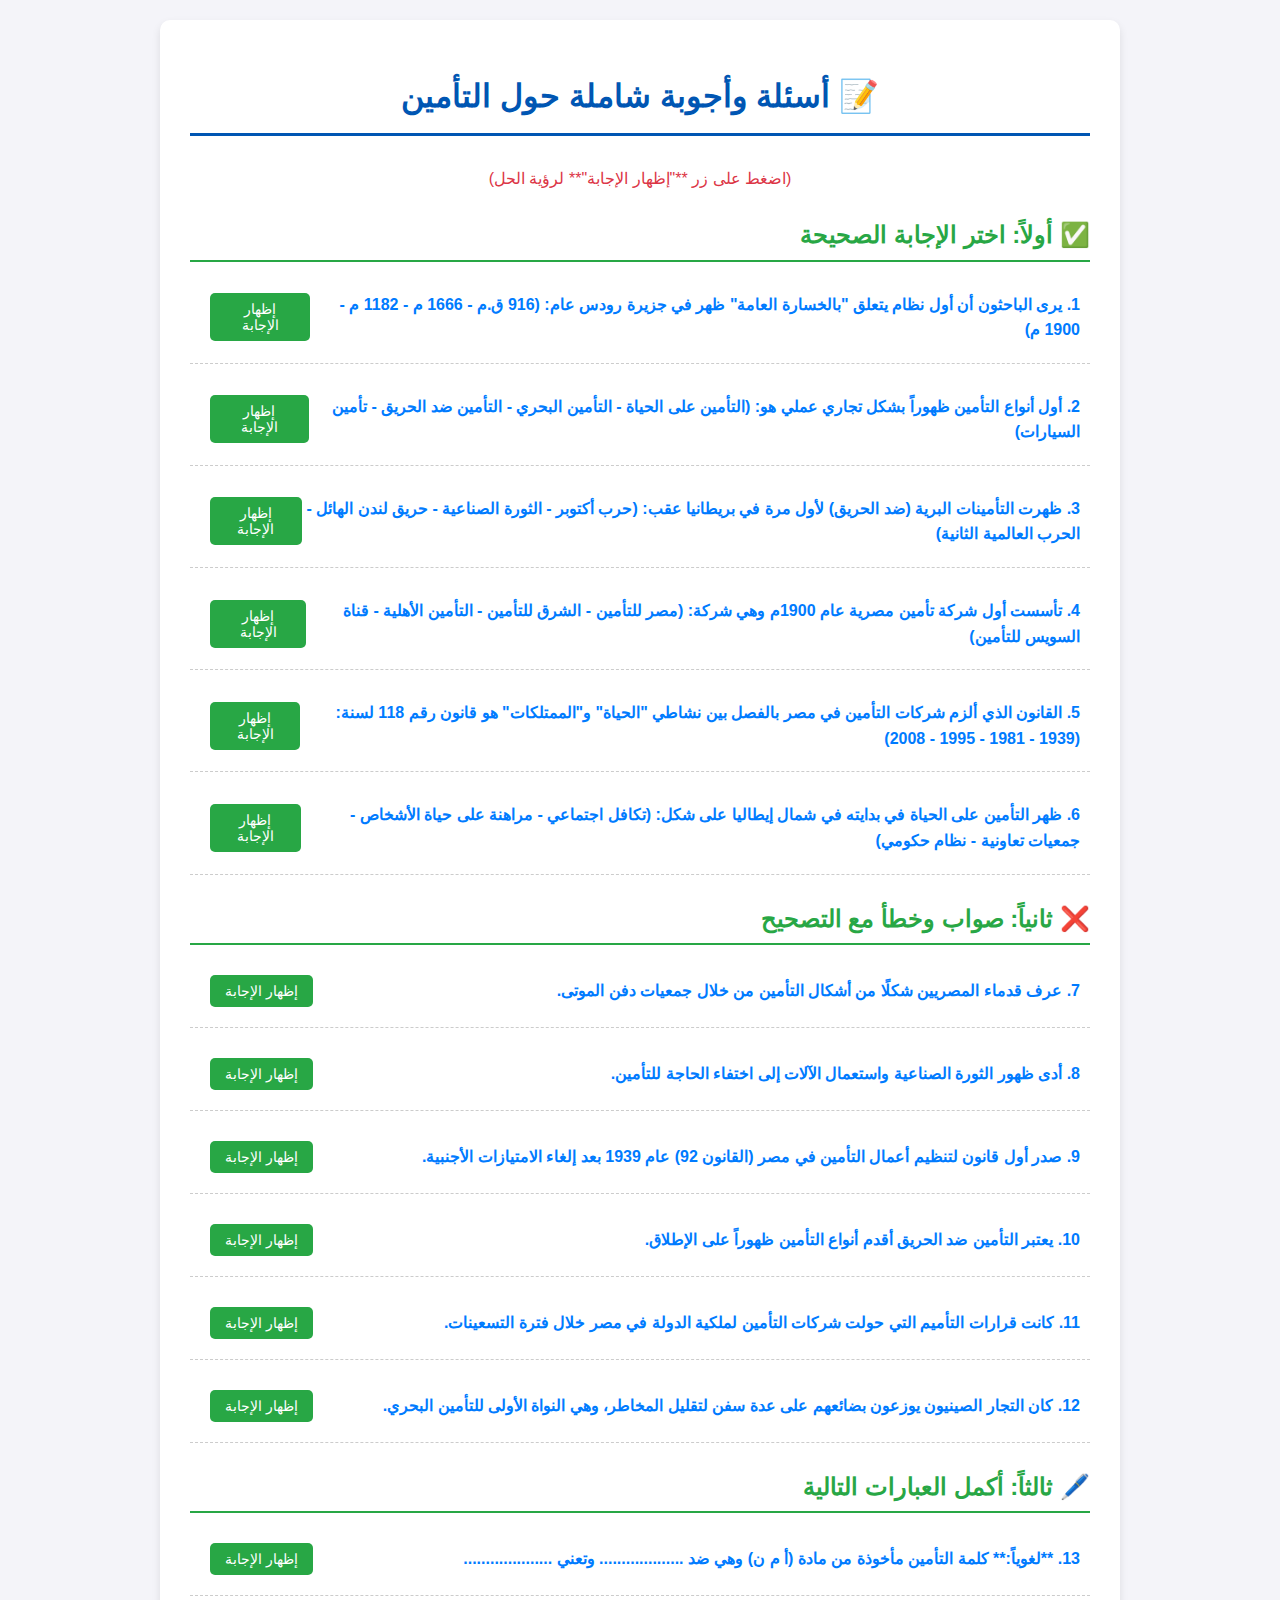
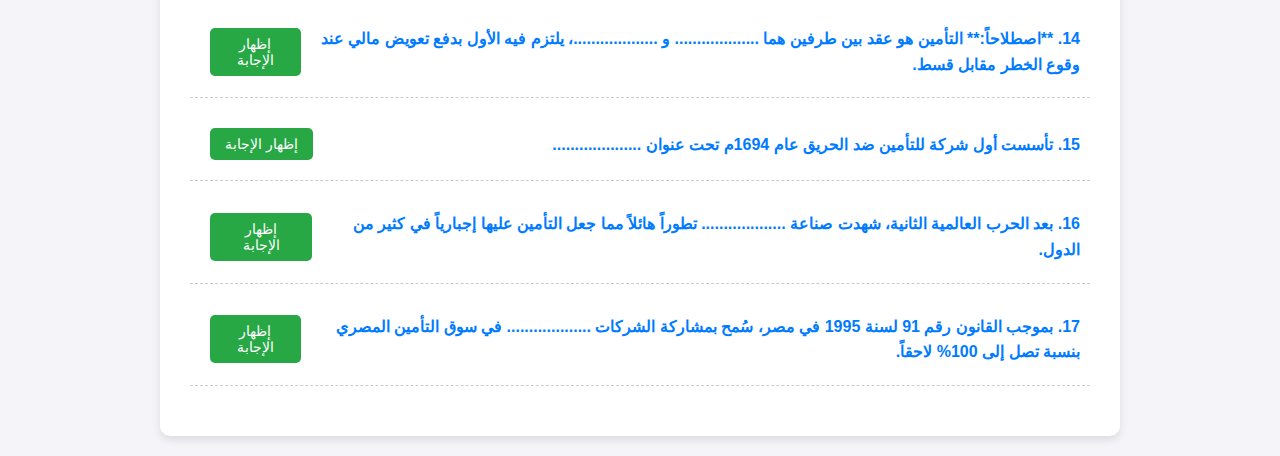
<file: questions.html>
<!DOCTYPE html>
<html lang="ar" dir="rtl">
<head>
    <meta charset="UTF-8">
    <meta name="viewport" content="width=device-width, initial-scale=1.0">
    <title>أسئلة وأجوبة حول التأمين - وضع الاختبار</title>
    <style>
        body {
            font-family: 'Arial', sans-serif;
            line-height: 1.6;
            margin: 20px;
            background-color: #f4f4f9;
            color: #333;
        }
        .container {
            max-width: 900px;
            margin: auto;
            background: #fff;
            padding: 30px;
            border-radius: 10px;
            box-shadow: 0 4px 8px rgba(0, 0, 0, 0.1);
        }
        h1 {
            text-align: center;
            color: #0056b3;
            border-bottom: 3px solid #0056b3;
            padding-bottom: 10px;
            margin-bottom: 30px;
        }
        h2 {
            color: #28a745;
            border-bottom: 2px solid #28a745;
            padding-bottom: 5px;
            margin-top: 25px;
        }
        .question-item {
            margin-bottom: 20px;
            padding: 10px;
            border-bottom: 1px dashed #ccc;
        }
        .question-content {
            font-weight: bold;
            color: #007bff;
            margin-bottom: 10px;
            display: flex;
            justify-content: space-between;
            align-items: center;
        }
        .answer-container {
            margin-top: 5px;
            padding: 10px;
            border-right: 4px solid #ffc107;
            background-color: #fff9e6;
            border-radius: 4px;
            display: none; /* مخفي في البداية */
        }
        .answer-container span, .correction span {
            font-weight: bold;
            color: #d63384;
        }
        .correction {
            margin-top: 5px;
            padding: 5px 10px;
            border-right: 4px solid #dc3545;
            background-color: #f8d7da;
            color: #721c24;
            border-radius: 4px;
        }
        ol, ul {
            padding: 0;
            list-style-type: none;
        }
        button {
            background-color: #28a745;
            color: white;
            border: none;
            padding: 8px 15px;
            text-align: center;
            text-decoration: none;
            display: inline-block;
            font-size: 14px;
            margin-left: 10px;
            cursor: pointer;
            border-radius: 5px;
            transition: background-color 0.3s;
        }
        button:hover {
            background-color: #218838;
        }
    </style>
    <script>
        function toggleAnswer(elementId, buttonElement) {
            var answer = document.getElementById(elementId);
            if (answer.style.display === "none" || answer.style.display === "") {
                answer.style.display = "block";
                buttonElement.textContent = "إخفاء الإجابة";
                buttonElement.style.backgroundColor = "#dc3545"; // لون أحمر عند الإظهار
            } else {
                answer.style.display = "none";
                buttonElement.textContent = "إظهار الإجابة";
                buttonElement.style.backgroundColor = "#28a745"; // لون أخضر عند الإخفاء
            }
        }
    </script>
</head>
<body>

<div class="container">
    <h1>📝 أسئلة وأجوبة شاملة حول التأمين</h1>
    <p style="text-align: center; color: #dc3545;">(اضغط على زر **"إظهار الإجابة"** لرؤية الحل)</p>

    <h2>✅ أولاً: اختر الإجابة الصحيحة</h2>
    <ol>
        <li class="question-item">
            <div class="question-content">
                <span>1. يرى الباحثون أن أول نظام يتعلق "بالخسارة العامة" ظهر في جزيرة رودس عام: (916 ق.م - 1666 م - 1182 م - 1900 م)</span>
                <button onclick="toggleAnswer('q1_ans', this)">إظهار الإجابة</button>
            </div>
            <div id="q1_ans" class="answer-container">الإجابة: <span>916 ق.م</span></div>
        </li>
        <li class="question-item">
            <div class="question-content">
                <span>2. أول أنواع التأمين ظهوراً بشكل تجاري عملي هو: (التأمين على الحياة - التأمين البحري - التأمين ضد الحريق - تأمين السيارات)</span>
                <button onclick="toggleAnswer('q2_ans', this)">إظهار الإجابة</button>
            </div>
            <div id="q2_ans" class="answer-container">الإجابة: <span>التأمين البحري</span></div>
        </li>
        <li class="question-item">
            <div class="question-content">
                <span>3. ظهرت التأمينات البرية (ضد الحريق) لأول مرة في بريطانيا عقب: (حرب أكتوبر - الثورة الصناعية - حريق لندن الهائل - الحرب العالمية الثانية)</span>
                <button onclick="toggleAnswer('q3_ans', this)">إظهار الإجابة</button>
            </div>
            <div id="q3_ans" class="answer-container">الإجابة: <span>حريق لندن الهائل</span> (عام 1666م)</div>
        </li>
        <li class="question-item">
            <div class="question-content">
                <span>4. تأسست أول شركة تأمين مصرية عام 1900م وهي شركة: (مصر للتأمين - الشرق للتأمين - التأمين الأهلية - قناة السويس للتأمين)</span>
                <button onclick="toggleAnswer('q4_ans', this)">إظهار الإجابة</button>
            </div>
            <div id="q4_ans" class="answer-container">الإجابة: <span>التأمين الأهلية</span></div>
        </li>
        <li class="question-item">
            <div class="question-content">
                <span>5. القانون الذي ألزم شركات التأمين في مصر بالفصل بين نشاطي "الحياة" و"الممتلكات" هو قانون رقم 118 لسنة: (1939 - 1981 - 1995 - 2008)</span>
                <button onclick="toggleAnswer('q5_ans', this)">إظهار الإجابة</button>
            </div>
            <div id="q5_ans" class="answer-container">الإجابة: <span>2008</span></div>
        </li>
        <li class="question-item">
            <div class="question-content">
                <span>6. ظهر التأمين على الحياة في بدايته في شمال إيطاليا على شكل: (تكافل اجتماعي - مراهنة على حياة الأشخاص - جمعيات تعاونية - نظام حكومي)</span>
                <button onclick="toggleAnswer('q6_ans', this)">إظهار الإجابة</button>
            </div>
            <div id="q6_ans" class="answer-container">الإجابة: <span>مراهنة على حياة الأشخاص</span></div>
        </li>
    </ol>

    <h2>❌ ثانياً: صواب وخطأ مع التصحيح</h2>
    <ol start="7">
        <li class="question-item">
            <div class="question-content">
                <span>7. عرف قدماء المصريين شكلًا من أشكال التأمين من خلال جمعيات دفن الموتى.</span>
                <button onclick="toggleAnswer('q7_ans', this)">إظهار الإجابة</button>
            </div>
            <div id="q7_ans" class="answer-container">الإجابة: <span>صحيحة (✔)</span></div>
        </li>
        <li class="question-item">
            <div class="question-content">
                <span>8. أدى ظهور الثورة الصناعية واستعمال الآلات إلى اختفاء الحاجة للتأمين.</span>
                <button onclick="toggleAnswer('q8_ans', this)">إظهار الإجابة</button>
            </div>
            <div id="q8_ans" class="answer-container">
                الإجابة: <span>خاطئة (✖)</span>
                <div class="correction">التصحيح: بل أدى إلى **إيجاد أخطار جديدة** (مثل إصابات العمل) وبالتالي **زيادة** الحاجة لأنواع جديدة مثل تأمين المسؤولية المدنية.</div>
            </div>
        </li>
        <li class="question-item">
            <div class="question-content">
                <span>9. صدر أول قانون لتنظيم أعمال التأمين في مصر (القانون 92) عام 1939 بعد إلغاء الامتيازات الأجنبية.</span>
                <button onclick="toggleAnswer('q9_ans', this)">إظهار الإجابة</button>
            </div>
            <div id="q9_ans" class="answer-container">الإجابة: <span>صحيحة (✔)</span></div>
        </li>
        <li class="question-item">
            <div class="question-content">
                <span>10. يعتبر التأمين ضد الحريق أقدم أنواع التأمين ظهوراً على الإطلاق.</span>
                <button onclick="toggleAnswer('q10_ans', this)">إظهار الإجابة</button>
            </div>
            <div id="q10_ans" class="answer-container">
                الإجابة: <span>خاطئة (✖)</span>
                <div class="correction">التصحيح: **التأمين البحري** هو أقدم الأنواع ظهوراً بشكل تجاري.</div>
            </div>
        </li>
        <li class="question-item">
            <div class="question-content">
                <span>11. كانت قرارات التأميم التي حولت شركات التأمين لملكية الدولة في مصر خلال فترة التسعينات.</span>
                <button onclick="toggleAnswer('q11_ans', this)">إظهار الإجابة</button>
            </div>
            <div id="q11_ans" class="answer-container">
                الإجابة: <span>خاطئة (✖)</span>
                <div class="correction">التصحيح: كانت في فترة **الستينات** (تحديداً 1961م).</div>
            </div>
        </li>
        <li class="question-item">
            <div class="question-content">
                <span>12. كان التجار الصينيون يوزعون بضائعهم على عدة سفن لتقليل المخاطر، وهي النواة الأولى للتأمين البحري.</span>
                <button onclick="toggleAnswer('q12_ans', this)">إظهار الإجابة</button>
            </div>
            <div id="q12_ans" class="answer-container">الإجابة: <span>صحيحة (✔)</span></div>
        </li>
    </ol>

    <h2>🖊️ ثالثاً: أكمل العبارات التالية</h2>
    <ol start="13">
        <li class="question-item">
            <div class="question-content">
                <span>13. **لغوياً:** كلمة التأمين مأخوذة من مادة (أ م ن) وهي ضد ................... وتعني ....................</span>
                <button onclick="toggleAnswer('q13_ans', this)">إظهار الإجابة</button>
            </div>
            <div id="q13_ans" class="answer-container">الإجابة: ضد <span>الخوف</span> وتعني <span>الطمأنينة (أو الأمان)</span>.</div>
        </li>
        <li class="question-item">
            <div class="question-content">
                <span>14. **اصطلاحاً:** التأمين هو عقد بين طرفين هما ................... و ...................، يلتزم فيه الأول بدفع تعويض مالي عند وقوع الخطر مقابل قسط.</span>
                <button onclick="toggleAnswer('q14_ans', this)">إظهار الإجابة</button>
            </div>
            <div id="q14_ans" class="answer-container">الإجابة: الطرفان هما <span>المُؤمِّن (الشركة)</span> و <span>المُؤمَّن له (المستأمن)</span>.</div>
        </li>
        <li class="question-item">
            <div class="question-content">
                <span>15. تأسست أول شركة للتأمين ضد الحريق عام 1694م تحت عنوان ....................</span>
                <button onclick="toggleAnswer('q15_ans', this)">إظهار الإجابة</button>
            </div>
            <div id="q15_ans" class="answer-container">الإجابة: تحت عنوان <span>"اليد في اليد" (HAND IN HAND)</span>.</div>
        </li>
        <li class="question-item">
            <div class="question-content">
                <span>16. بعد الحرب العالمية الثانية، شهدت صناعة ................... تطوراً هائلاً مما جعل التأمين عليها إجبارياً في كثير من الدول.</span>
                <button onclick="toggleAnswer('q16_ans', this)">إظهار الإجابة</button>
            </div>
            <div id="q16_ans" class="answer-container">الإجابة: صناعة <span>الطيران</span>.</div>
        </li>
        <li class="question-item">
            <div class="question-content">
                <span>17. بموجب القانون رقم 91 لسنة 1995 في مصر، سُمح بمشاركة الشركات ................... في سوق التأمين المصري بنسبة تصل إلى 100% لاحقاً.</span>
                <button onclick="toggleAnswer('q17_ans', this)">إظهار الإجابة</button>
            </div>
            <div id="q17_ans" class="answer-container">الإجابة: الشركات <span>الأجنبية</span>.</div>
        </li>
    </ol>
</div>

</body>
</html>
</file>
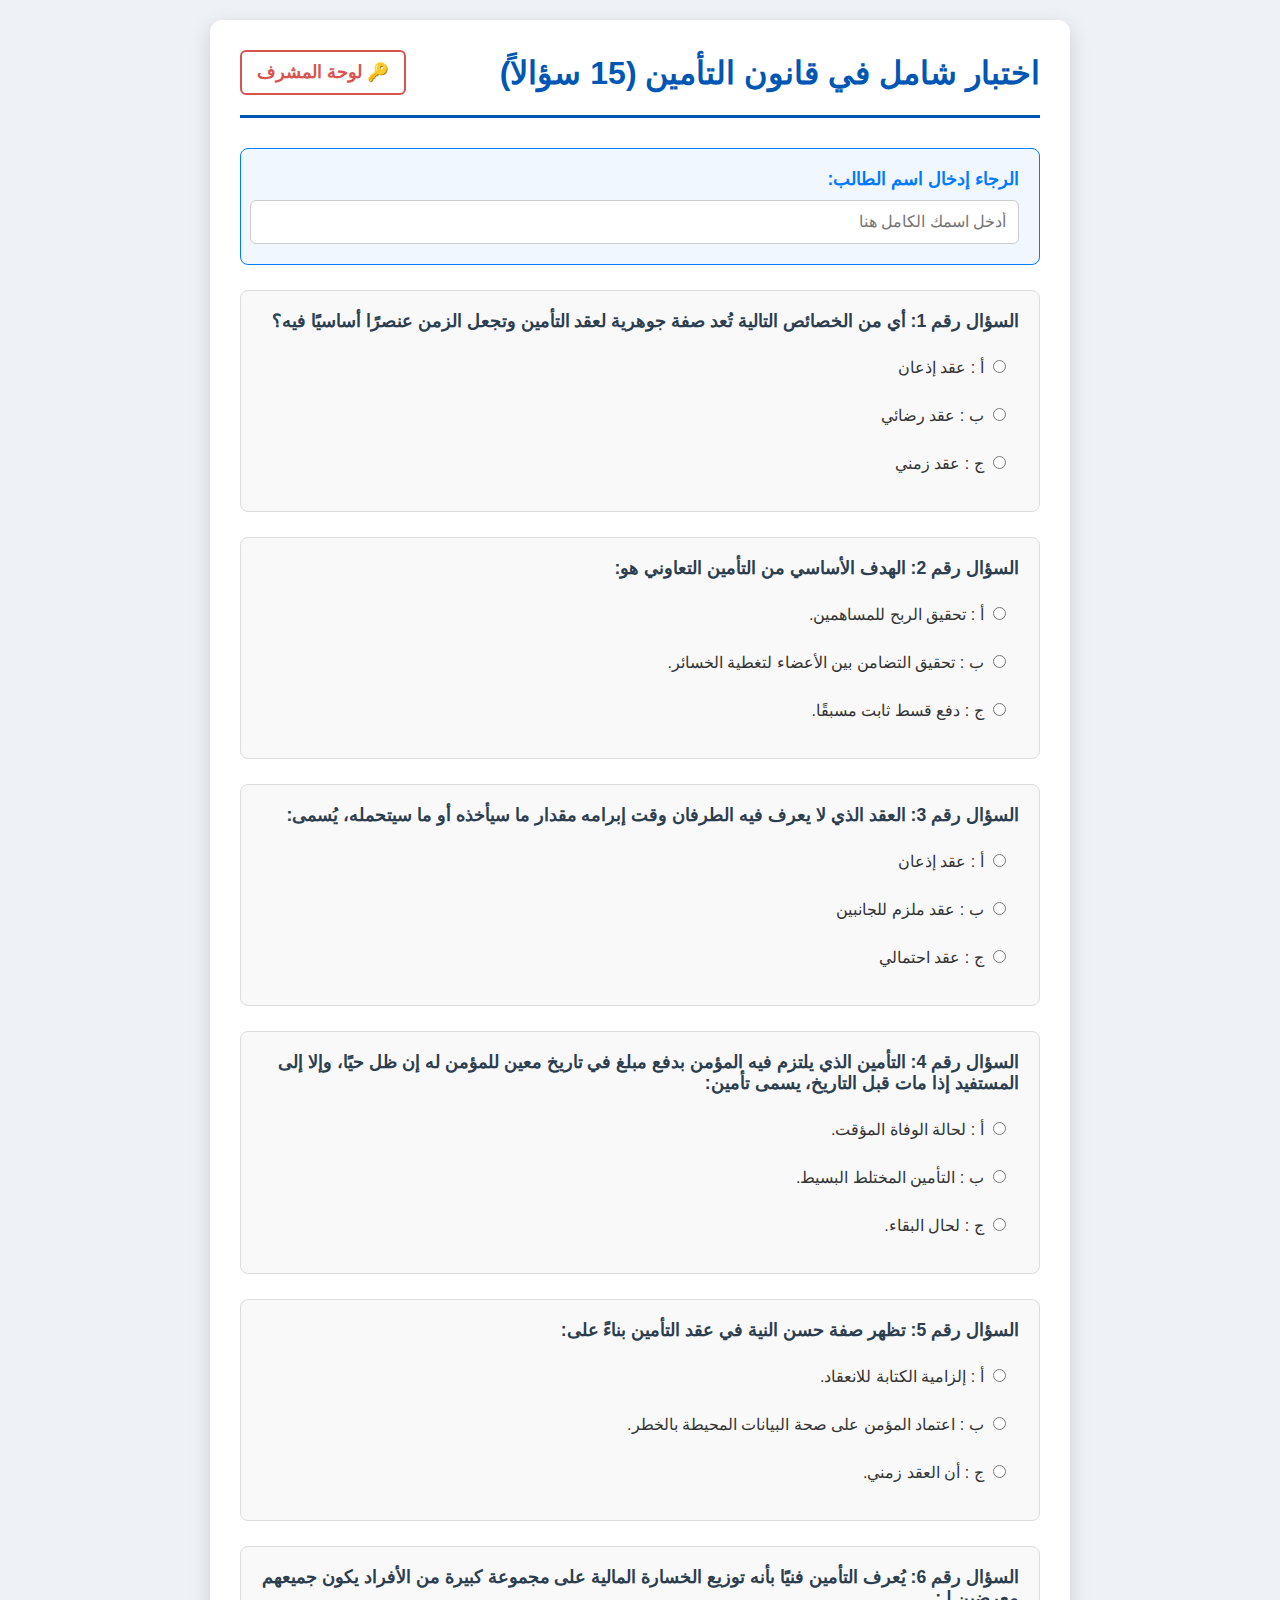
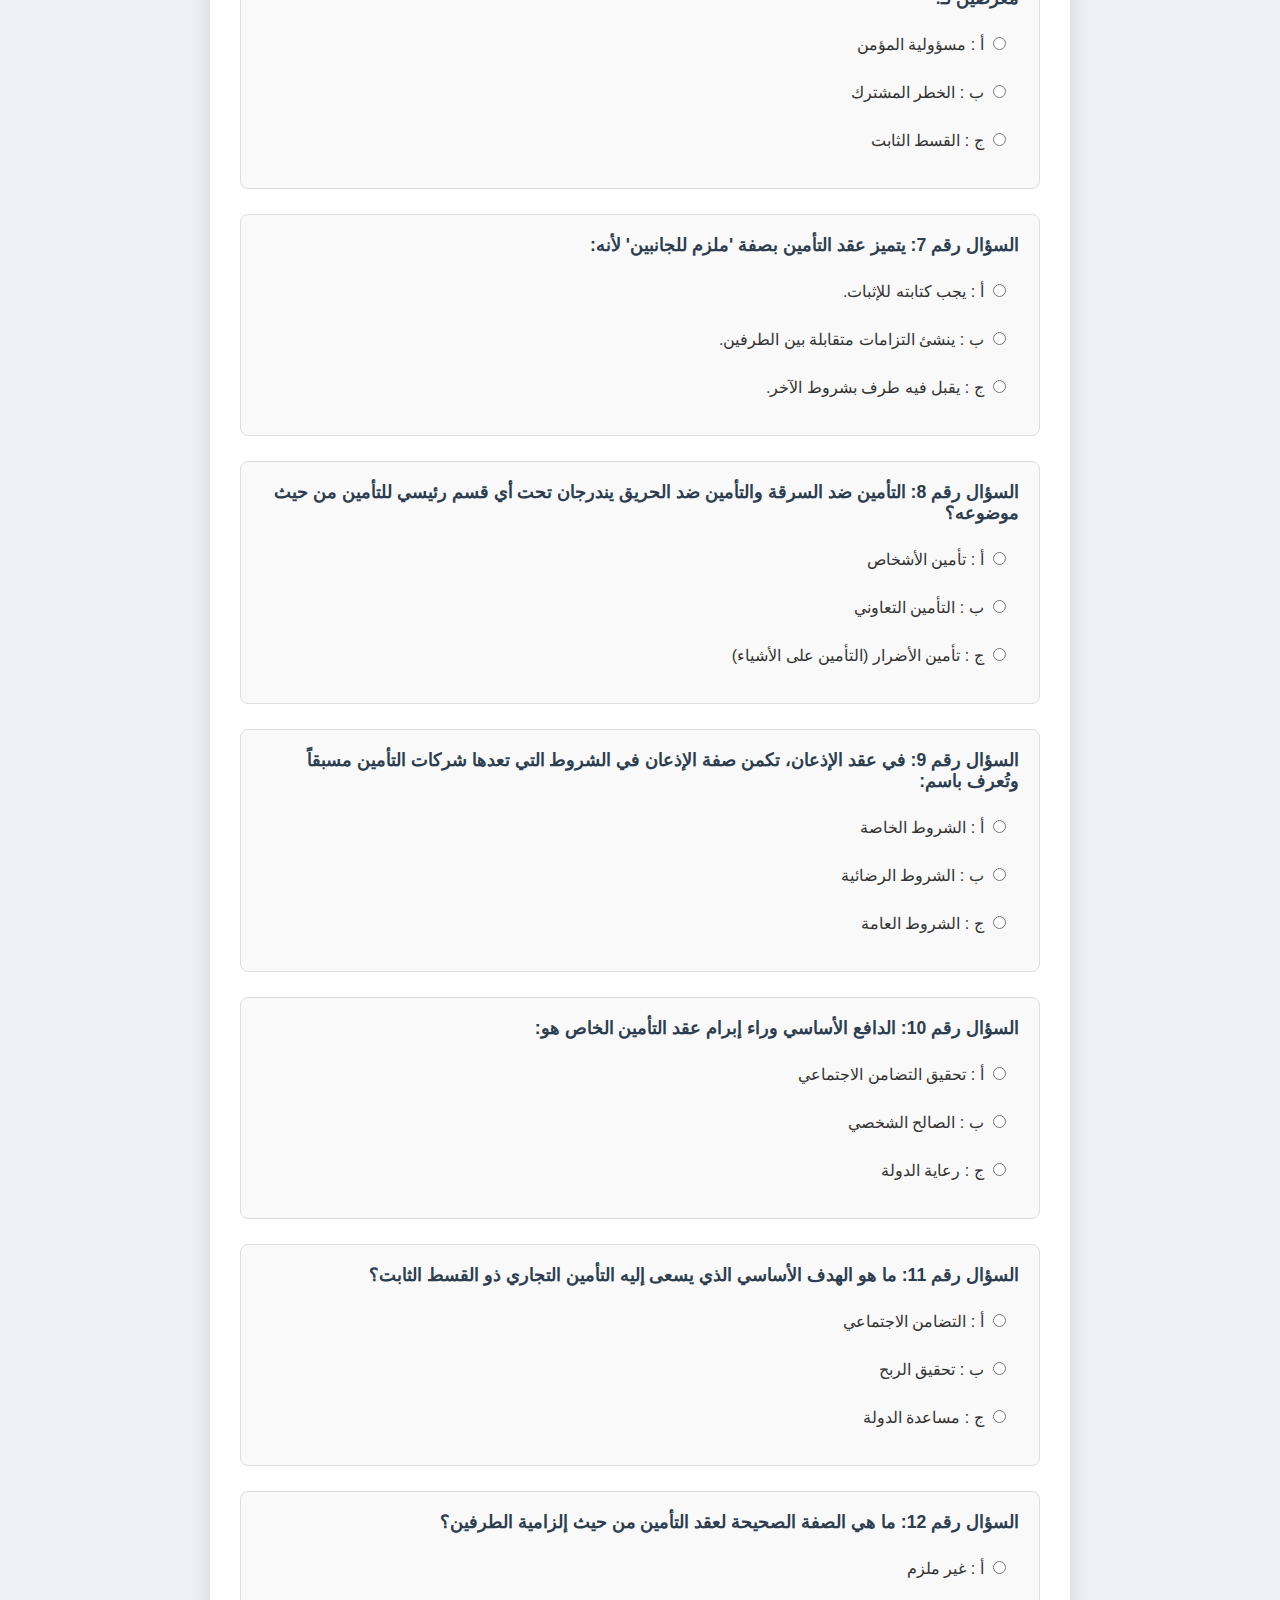
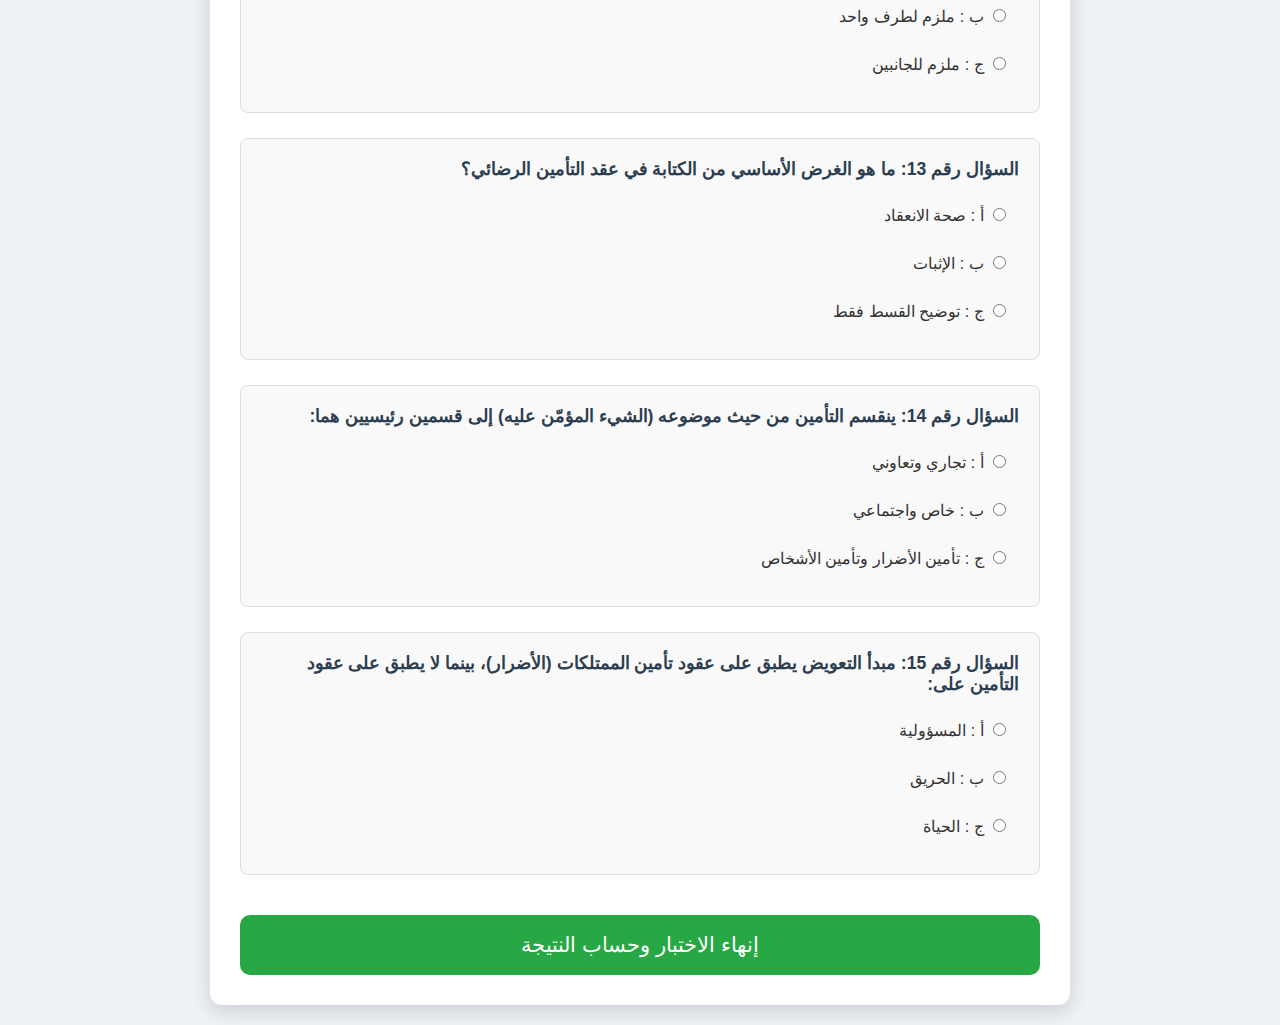
<file: quiz.html>
<!DOCTYPE html>
<html lang="ar" dir="rtl">
<head>
    <meta charset="UTF-8">
    <meta name="viewport" content="width=device-width, initial-scale=1.0">
    <title>اختبار شامل في قانون التأمين (15 سؤالاً) | منصة التفوق</title>
    
    <style>
        body {
            font-family: 'Segoe UI', Tahoma, Geneva, Verdana, sans-serif;
            background-color: #eef2f7; 
            color: #333;
            margin: 0;
            padding: 20px;
            direction: rtl;
            text-align: right;
        }
        .container {
            max-width: 800px; 
            margin: 0 auto;
            background-color: #ffffff;
            padding: 30px;
            border-radius: 12px;
            box-shadow: 0 6px 20px rgba(0, 0, 0, 0.15); 
        }
        header {
            display: flex;
            justify-content: space-between;
            align-items: center;
            padding-bottom: 20px;
            border-bottom: 3px solid #0056b3;
            margin-bottom: 30px;
        }
        h1 {
            color: #0056b3;
            text-align: right;
            margin: 0;
            font-size: 2em;
        }
        #admin-icon {
            cursor: pointer;
            font-size: 1.1em;
            color: #d9534f;
            text-decoration: none;
            padding: 10px 15px;
            border: 2px solid #d9534f;
            border-radius: 6px;
            transition: background-color 0.3s, color 0.3s;
            font-weight: bold;
        }
        #admin-icon:hover {
            background-color: #d9534f;
            color: white;
        }
        .name-input-container {
            margin-bottom: 25px;
            padding: 20px;
            border: 1px solid #007bff;
            border-radius: 8px;
            background-color: #f0f7ff;
        }
        .name-input-container label {
            font-weight: bold;
            display: block;
            margin-bottom: 10px;
            color: #007bff;
            font-size: 1.1em;
        }
        .name-input-container input[type="text"] {
            width: 98%;
            padding: 12px;
            border: 1px solid #ccc;
            border-radius: 6px;
            font-size: 1em;
        }
        .question-block {
            margin-bottom: 25px;
            padding: 20px;
            border: 1px solid #ddd;
            border-radius: 8px;
            background-color: #f9f9f9;
        }
        .question {
            font-weight: bold;
            margin-bottom: 15px;
            font-size: 1.1em;
            color: #2c3e50;
        }
        .answers label {
            display: block;
            margin: 8px 0;
            padding: 10px;
            cursor: pointer;
            border-radius: 5px;
            transition: background-color 0.2s;
        }
        .answers label:hover {
            background-color: #e0e0e0;
        }
        #submit-quiz {
            display: block;
            width: 100%;
            padding: 18px;
            background-color: #28a745;
            color: white;
            border: none;
            border-radius: 10px;
            font-size: 1.3em;
            cursor: pointer;
            margin-top: 40px;
            transition: background-color 0.3s;
        }
        #submit-quiz:hover {
            background-color: #1e7e34;
        }
        #results {
            margin-top: 30px;
            padding: 25px;
            border: 2px solid #0056b3;
            border-radius: 10px;
            background-color: #f0f7ff;
            font-size: 1.2em;
            font-weight: bold;
            text-align: center;
            display: none;
        }
        .correct-answer { background-color: #d4edda !important; color: #155724 !important; font-weight: bold !important; border: 1px solid #c3e6cb; }
        .incorrect-answer { background-color: #f8d7da !important; color: #721c24 !important; border: 1px solid #f5c6cb; }
        
        /* لوحة المشرف */
        #admin-panel-output {
            margin-top: 25px;
            padding: 20px;
            border: 2px solid #d9534f;
            border-radius: 8px;
            background-color: #fff8f8;
            color: #333;
            display: none;
            text-align: center;
        }
    </style>
</head>
<body>
    
    <section class="container">
        
        <header>
            <h1>اختبار شامل في قانون التأمين (15 سؤالاً)</h1>
            <a id="admin-icon" onclick="showAdminPanel()" title="لوحة تحكم النتائج">🔑 لوحة المشرف</a>
        </header>

        <div class="name-input-container">
            <label for="student-name">الرجاء إدخال اسم الطالب:</label>
            <input type="text" id="student-name" placeholder="أدخل اسمك الكامل هنا">
            <div id="name-error" class="error-message" style="display: none; color: red; margin-top: 5px;">الاسم مطلوب للمتابعة.</div>
        </div>

        <div id="quiz-container">
            <div id="questions">
                <p>جارٍ تحميل الأسئلة...</p>
            </div>
        
            <button id="submit-quiz">إنهاء الاختبار وحساب النتيجة</button>
        
            <div id="results"></div>

            <div id="admin-panel-output"></div>
        </div>
    </section>

    <script>
        // **********************************************
        // 🚨 يجب تغيير هذه القيم إلى قيمك الحقيقية والاحتفاظ بها سراً!
        const ADMIN_PASSWORD = "123"; // 🔑 كلمة مرور المشرف
        
        // 🔴 الروابط ومعرفات الحقول الخاصة بجوجل فورمز - يجب تغييرها!
        // استبدل قيم "YOUR_FORM_ID", "entry.XXX" بالقيم التي تحصل عليها من Google Forms.
        const GOOGLE_FORM_URL = "https://docs.google.com/forms/d/e/YOUR_FORM_ID/formResponse"; 
        const ENTRY_NAME_ID = "entry.123456789"; // معرف حقل الاسم
        const ENTRY_SCORE_ID = "entry.987654321"; // معرف حقل الدرجة (الصحيح/الكلي)
        const ENTRY_PERCENT_ID = "entry.112233445"; // معرف حقل النسبة المئوية
        const GOOGLE_SHEET_LINK = "https://docs.google.com/spreadsheets/d/YOUR_SHEET_ID/edit"; // رابط ملف النتائج (Sheet)
        // **********************************************

        // 1. تعريف الأسئلة (الـ 15 سؤالاً لقانون التأمين بالصيغة الجديدة)
        const myQuestions = [
            // Q1
            { question: "السؤال رقم 1: أي من الخصائص التالية تُعد صفة جوهرية لعقد التأمين وتجعل الزمن عنصرًا أساسيًا فيه؟", 
              answers: { a: "عقد إذعان", b: "عقد رضائي", c: "عقد زمني" }, 
              correctAnswer: "c" }, 
            // Q2
            { question: "السؤال رقم 2: الهدف الأساسي من التأمين التعاوني هو:", 
              answers: { a: "تحقيق الربح للمساهمين.", b: "تحقيق التضامن بين الأعضاء لتغطية الخسائر.", c: "دفع قسط ثابت مسبقًا." }, 
              correctAnswer: "b" }, 
            // Q3 - (تم نقل الإجابة الصحيحة من d إلى c)
            { question: "السؤال رقم 3: العقد الذي لا يعرف فيه الطرفان وقت إبرامه مقدار ما سيأخذه أو ما سيتحمله، يُسمى:", 
              answers: { a: "عقد إذعان", b: "عقد ملزم للجانبين", c: "عقد احتمالي" }, 
              correctAnswer: "c" }, 
            // Q4
            { question: "السؤال رقم 4: التأمين الذي يلتزم فيه المؤمن بدفع مبلغ في تاريخ معين للمؤمن له إن ظل حيًا، وإلا إلى المستفيد إذا مات قبل التاريخ، يسمى تأمين:", 
              answers: { a: "لحالة الوفاة المؤقت.", b: "التأمين المختلط البسيط.", c: "لحال البقاء." }, 
              correctAnswer: "b" }, 
            // Q5
            { question: "السؤال رقم 5: تظهر صفة حسن النية في عقد التأمين بناءً على:", 
              answers: { a: "إلزامية الكتابة للانعقاد.", b: "اعتماد المؤمن على صحة البيانات المحيطة بالخطر.", c: "أن العقد زمني." }, 
              correctAnswer: "b" }, 
            // Q6
            { question: "السؤال رقم 6: يُعرف التأمين فنيًا بأنه توزيع الخسارة المالية على مجموعة كبيرة من الأفراد يكون جميعهم معرضين لـ:", 
              answers: { a: "مسؤولية المؤمن", b: "الخطر المشترك", c: "القسط الثابت" }, 
              correctAnswer: "b" }, 
            // Q7
            { question: "السؤال رقم 7: يتميز عقد التأمين بصفة 'ملزم للجانبين' لأنه:", 
              answers: { a: "يجب كتابته للإثبات.", b: "ينشئ التزامات متقابلة بين الطرفين.", c: "يقبل فيه طرف بشروط الآخر." }, 
              correctAnswer: "b" }, 
            // Q8
            { question: "السؤال رقم 8: التأمين ضد السرقة والتأمين ضد الحريق يندرجان تحت أي قسم رئيسي للتأمين من حيث موضوعه؟", 
              answers: { a: "تأمين الأشخاص", b: "التأمين التعاوني", c: "تأمين الأضرار (التأمين على الأشياء)" }, 
              correctAnswer: "c" }, 
            // Q9 - (تم نقل الإجابة الصحيحة من d إلى c)
            { question: "السؤال رقم 9: في عقد الإذعان، تكمن صفة الإذعان في الشروط التي تعدها شركات التأمين مسبقاً وتُعرف باسم:", 
              answers: { a: "الشروط الخاصة", b: "الشروط الرضائية", c: "الشروط العامة" }, 
              correctAnswer: "c" }, 
            // Q10
            { question: "السؤال رقم 10: الدافع الأساسي وراء إبرام عقد التأمين الخاص هو:", 
              answers: { a: "تحقيق التضامن الاجتماعي", b: "الصالح الشخصي", c: "رعاية الدولة" }, 
              correctAnswer: "b" }, 
            // Q11
            { question: "السؤال رقم 11: ما هو الهدف الأساسي الذي يسعى إليه التأمين التجاري ذو القسط الثابت؟", 
              answers: { a: "التضامن الاجتماعي", b: "تحقيق الربح", c: "مساعدة الدولة" }, 
              correctAnswer: "b" }, 
            // Q12
            { question: "السؤال رقم 12: ما هي الصفة الصحيحة لعقد التأمين من حيث إلزامية الطرفين؟", 
              answers: { a: "غير ملزم", b: "ملزم لطرف واحد", c: "ملزم للجانبين" }, 
              correctAnswer: "c" }, 
            // Q13
            { question: "السؤال رقم 13: ما هو الغرض الأساسي من الكتابة في عقد التأمين الرضائي؟", 
              answers: { a: "صحة الانعقاد", b: "الإثبات", c: "توضيح القسط فقط" }, 
              correctAnswer: "b" }, 
            // Q14 - (تم نقل الإجابة الصحيحة من d إلى c)
            { question: "السؤال رقم 14: ينقسم التأمين من حيث موضوعه (الشيء المؤمّن عليه) إلى قسمين رئيسيين هما:", 
              answers: { a: "تجاري وتعاوني", b: "خاص واجتماعي", c: "تأمين الأضرار وتأمين الأشخاص" }, 
              correctAnswer: "c" }, 
            // Q15
            { question: "السؤال رقم 15: مبدأ التعويض يطبق على عقود تأمين الممتلكات (الأضرار)، بينما لا يطبق على عقود التأمين على:", 
              answers: { a: "المسؤولية", b: "الحريق", c: "الحياة" }, 
              correctAnswer: "c" } 
        ];
        
        // 2. الحصول على العناصر من HTML
        const quizContainer = document.getElementById('questions');
        const resultsContainer = document.getElementById('results');
        const submitButton = document.getElementById('submit-quiz');
        const studentNameInput = document.getElementById('student-name');
        const nameError = document.getElementById('name-error');
        const adminPanelOutput = document.getElementById('admin-panel-output');


        // 3. دالة بناء وعرض الاختبار
        function buildQuiz(){
            const output = [];
            myQuestions.forEach( (currentQuestion, questionNumber) => {
                const answers = [];
                const options = ['أ', 'ب', 'ج']; // تم تقليل الخيارات إلى ثلاثة
                let optionIndex = 0;
                
                for(let letter in currentQuestion.answers){
                    answers.push(
                        `<div class="answers">
                            <label>
                                <input type="radio" name="question${questionNumber}" value="${letter}">
                                <span style="font-weight: normal;">${options[optionIndex++]} : ${currentQuestion.answers[letter]}</span>
                            </label>
                        </div>`
                    );
                }
                output.push(
                    `<div class="question-block">
                        <div class="question">${currentQuestion.question}</div>
                        ${answers.join('')}
                    </div>`
                );
            });
            quizContainer.innerHTML = output.join('');
        }


        // 4. دالة عرض النتائج وحساب الدرجات وإرسالها إلى Google Forms (لم تتغير)
        function showResults(){
            // التحقق من الاسم أولاً
            const studentName = studentNameInput.value.trim();
            if (studentName === "") {
                nameError.style.display = 'block';
                studentNameInput.focus();
                resultsContainer.style.display = 'none';
                return; 
            }
            nameError.style.display = 'none';

            const questionBlocks = quizContainer.querySelectorAll('.question-block');
            let numCorrect = 0;
            const totalQuestions = myQuestions.length;
            
            resultsContainer.style.display = 'block';

            // حساب الدرجة والتلوين
            myQuestions.forEach( (currentQuestion, questionNumber) => {
                const questionBlock = questionBlocks[questionNumber];
                const selector = `input[name=question${questionNumber}]:checked`;
                const inputElement = questionBlock.querySelector(selector);
                const userAnswer = (inputElement || {}).value;

                // إزالة التلوين السابق
                Array.from(questionBlock.querySelectorAll('label')).forEach(label => {
                    label.classList.remove('correct-answer', 'incorrect-answer');
                });
                
                // تلوين الإجابات
                const correctLabel = questionBlock.querySelector(`input[value="${currentQuestion.correctAnswer}"]`).parentNode;
                
                if(userAnswer === currentQuestion.correctAnswer){
                    numCorrect++;
                    correctLabel.classList.add('correct-answer');
                } else {
                    if(inputElement) {
                        inputElement.parentNode.classList.add('incorrect-answer');
                    }
                    correctLabel.classList.add('correct-answer'); 
                }
            });
            
            const percentage = ((numCorrect / totalQuestions) * 100).toFixed(2);
            
            // **********************************
            // ⭐️ إرسال النتيجة إلى Google Form
            const formData = new FormData();
            formData.append(ENTRY_NAME_ID, studentName);
            formData.append(ENTRY_SCORE_ID, `${numCorrect} / ${totalQuestions}`);
            formData.append(ENTRY_PERCENT_ID, percentage);

            fetch(GOOGLE_FORM_URL, {
                method: 'POST',
                mode: 'no-cors', 
                body: formData
            }).then(() => {
                console.log("تم إرسال النتيجة إلى Google Sheets بنجاح.");
            }).catch(error => {
                console.error("حدث خطأ أثناء إرسال النتيجة:", error);
            });
            // **********************************

            // عرض الإجمالي للطالب (بدون زر الإيميل)
            resultsContainer.innerHTML = `
                <h2>النتائج النهائية للطالب/ة: ${studentName}</h2>
                <p style="color: green;">✅ تم تسجيل نتيجتك بنجاح في سجل النتائج المركزي.</p>
                <p>عدد الإجابات الصحيحة: **${numCorrect}** من أصل ${totalQuestions}</p>
                <p>نسبة النجاح: **${percentage}%**</p>
            `;
            
            resultsContainer.scrollIntoView({ behavior: 'smooth' });
        }


        // 5. دالة لوحة تحكم المشرف الجديدة (لعرض رابط سجل النتائج)
        function showAdminPanel() {
            const userPassword = prompt("الرجاء إدخال كلمة مرور المشرف لعرض لوحة التحكم:");

            if (userPassword === ADMIN_PASSWORD) {
                adminPanelOutput.style.display = 'block';
                adminPanelOutput.innerHTML = `
                    <h3>🎉 لوحة تحكم المشرف (كلمة المرور صحيحة)</h3>
                    <p style="color: #0056b3; font-weight: bold;">✅ جميع النتائج يتم تسجيلها حالياً في ملف نتائج مركزي عبر الإنترنت.</p>
                    <p>للاطلاع على سجل نتائج الطلاب المحدث فوراً، يرجى الضغط على الرابط التالي:</p>
                    <a href="${GOOGLE_SHEET_LINK}" target="_blank" style="display: block; margin: 20px auto; padding: 15px 30px; background-color: #33a16d; color: white; text-decoration: none; border-radius: 8px; font-weight: bold; max-width: 300px;">فتح سجل نتائج الطلاب (Google Sheets)</a>
                    <p style="font-size: 0.8em; margin-top: 10px; color: #777;">*ملاحظة: هذا الرابط سيوجهك مباشرة إلى الجدول حيث يتم تجميع نتائج الطلاب.</p>
                `;
                adminPanelOutput.scrollIntoView({ behavior: 'smooth' });
            } else if (userPassword !== null) {
                alert("كلمة مرور المشرف غير صحيحة. لا يمكن الوصول.");
                adminPanelOutput.style.display = 'none';
            }
        }

        // 6. تشغيل الدوال عند تحميل الصفحة
        buildQuiz(); 
        submitButton.addEventListener('click', showResults); 
    </script>
</body>
</html>
</file>
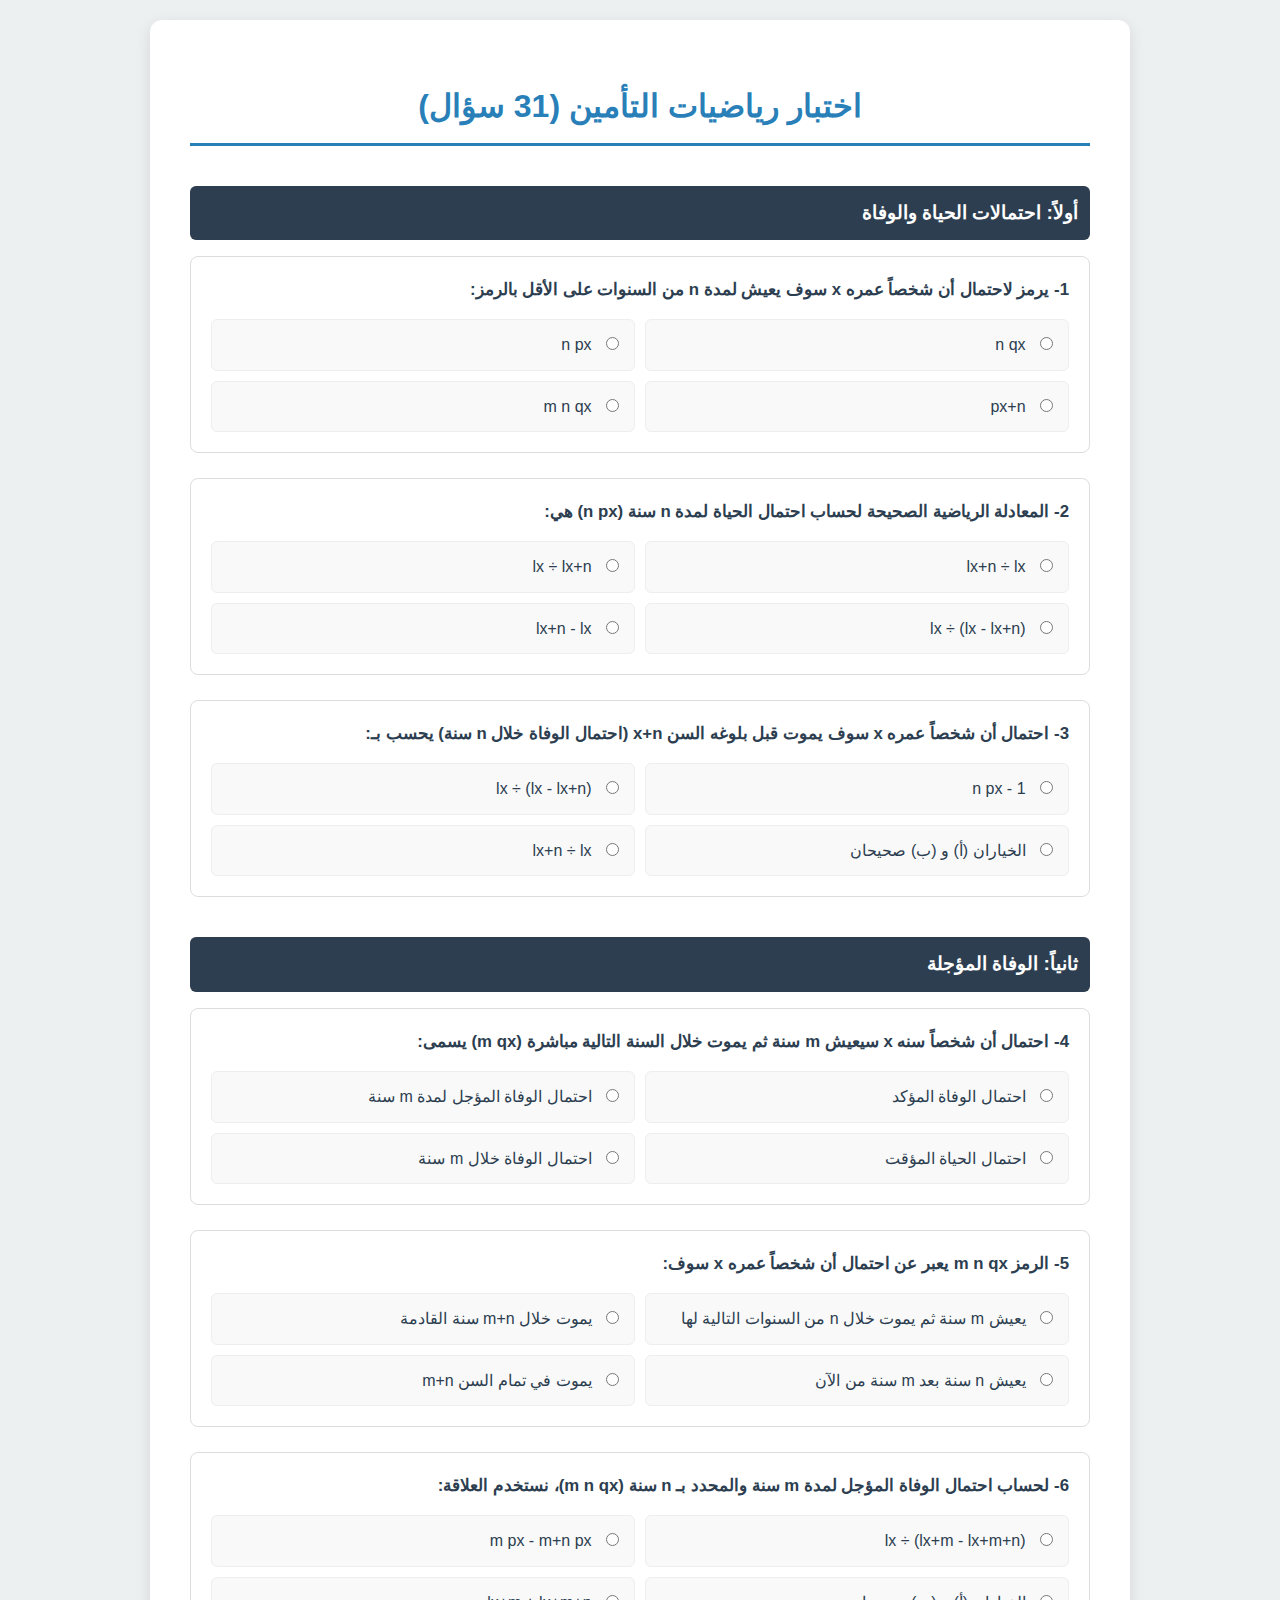
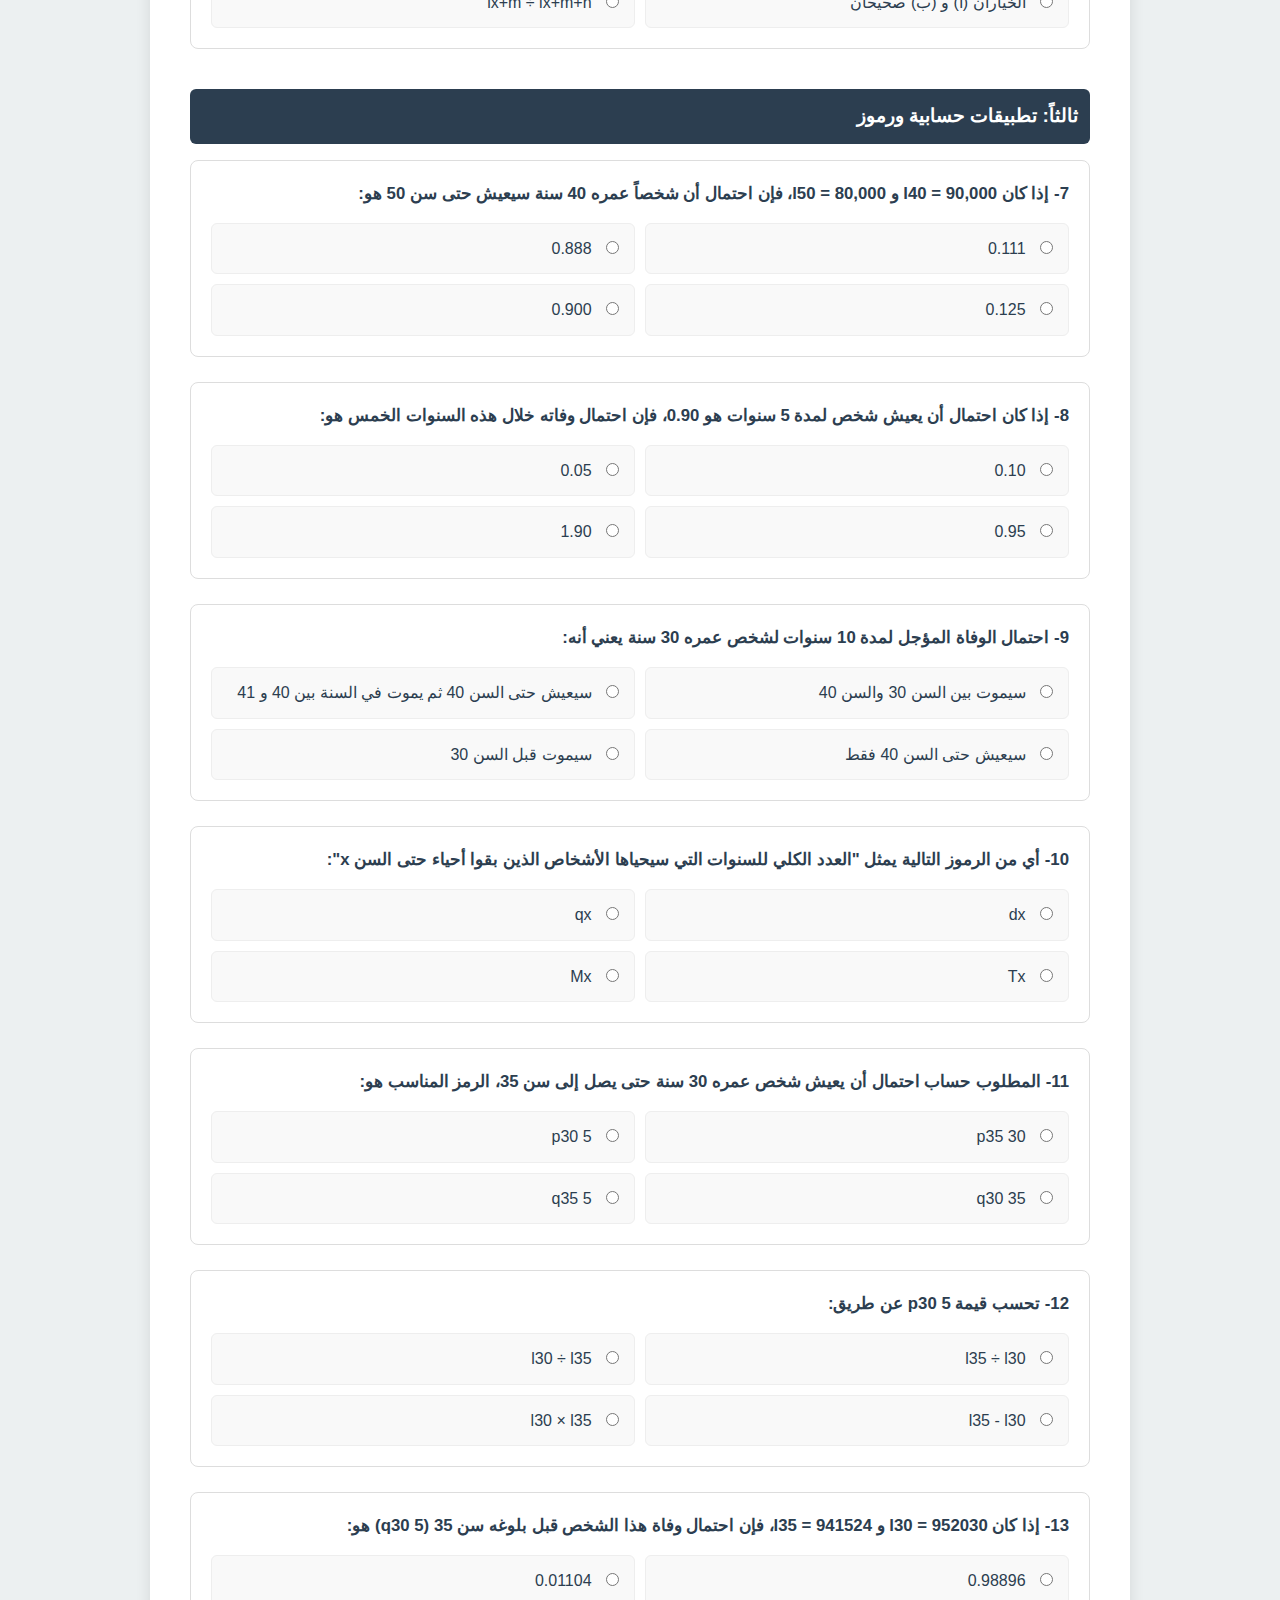
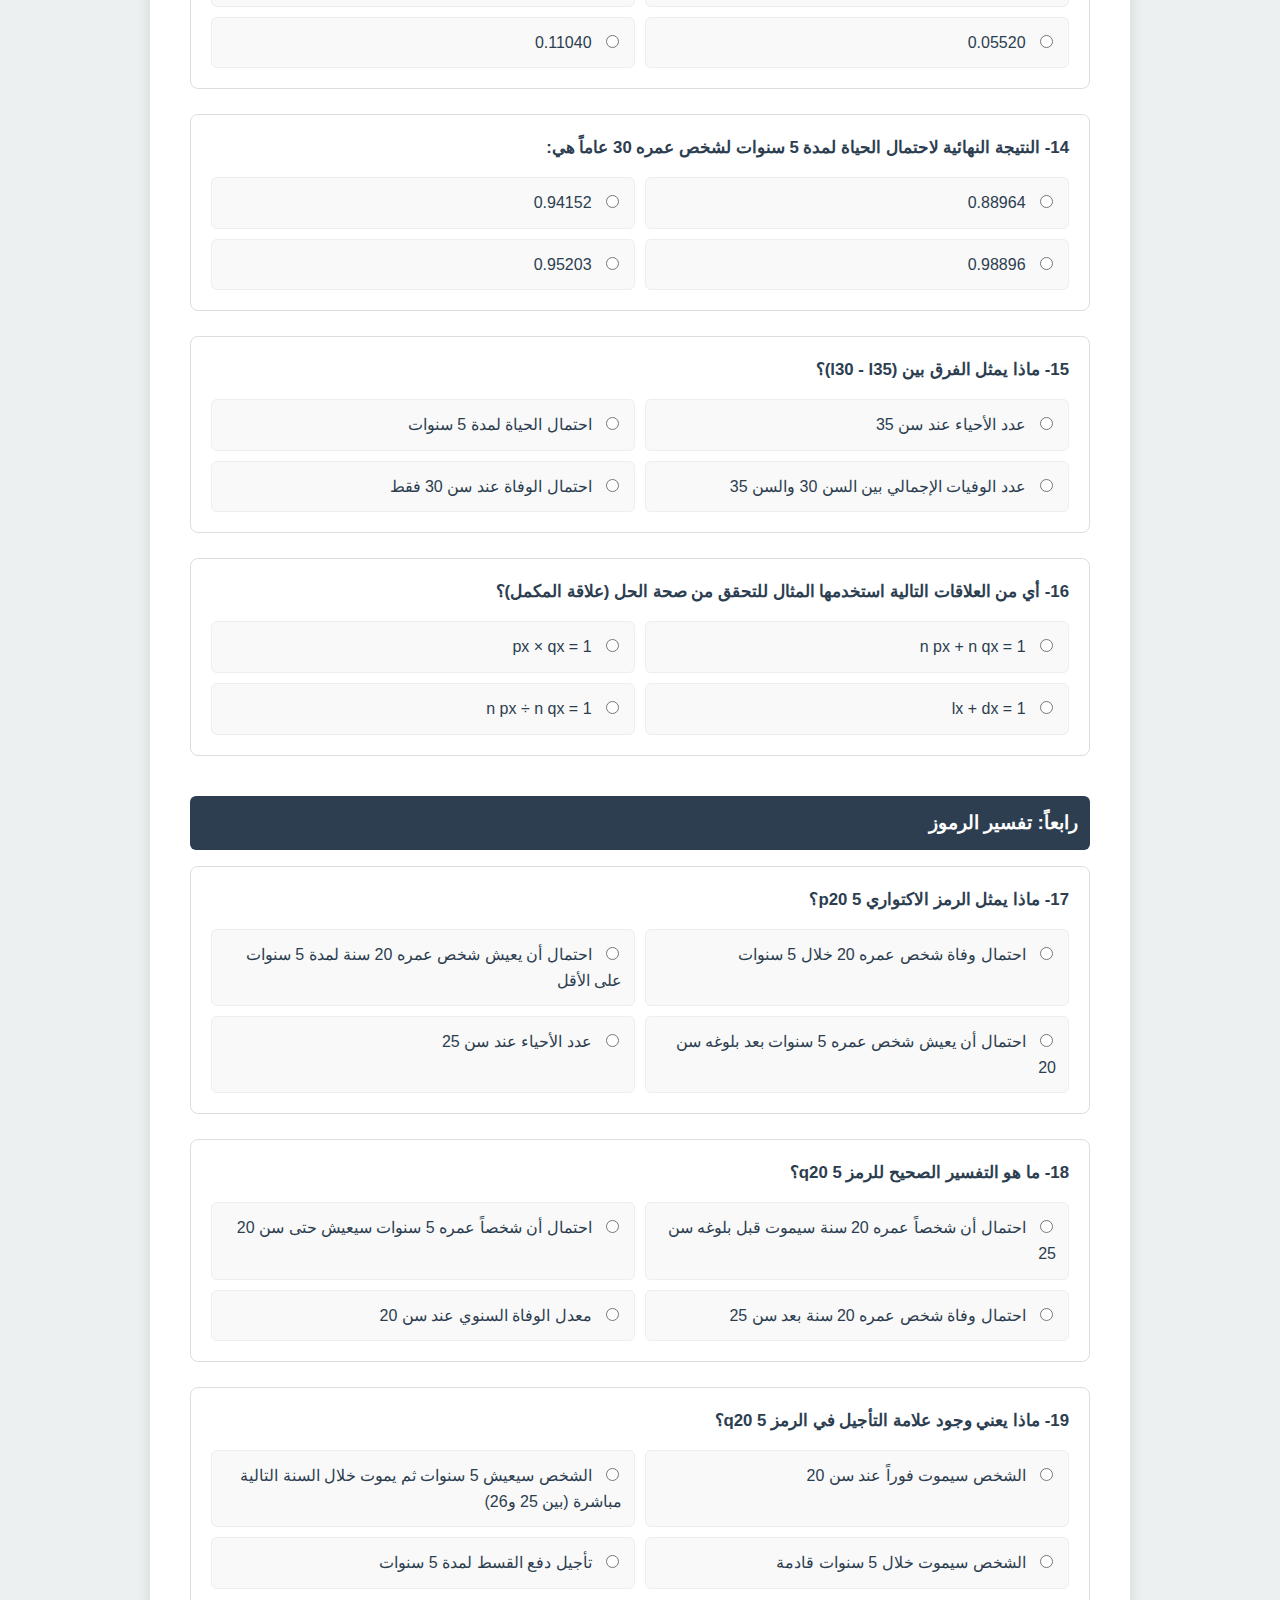
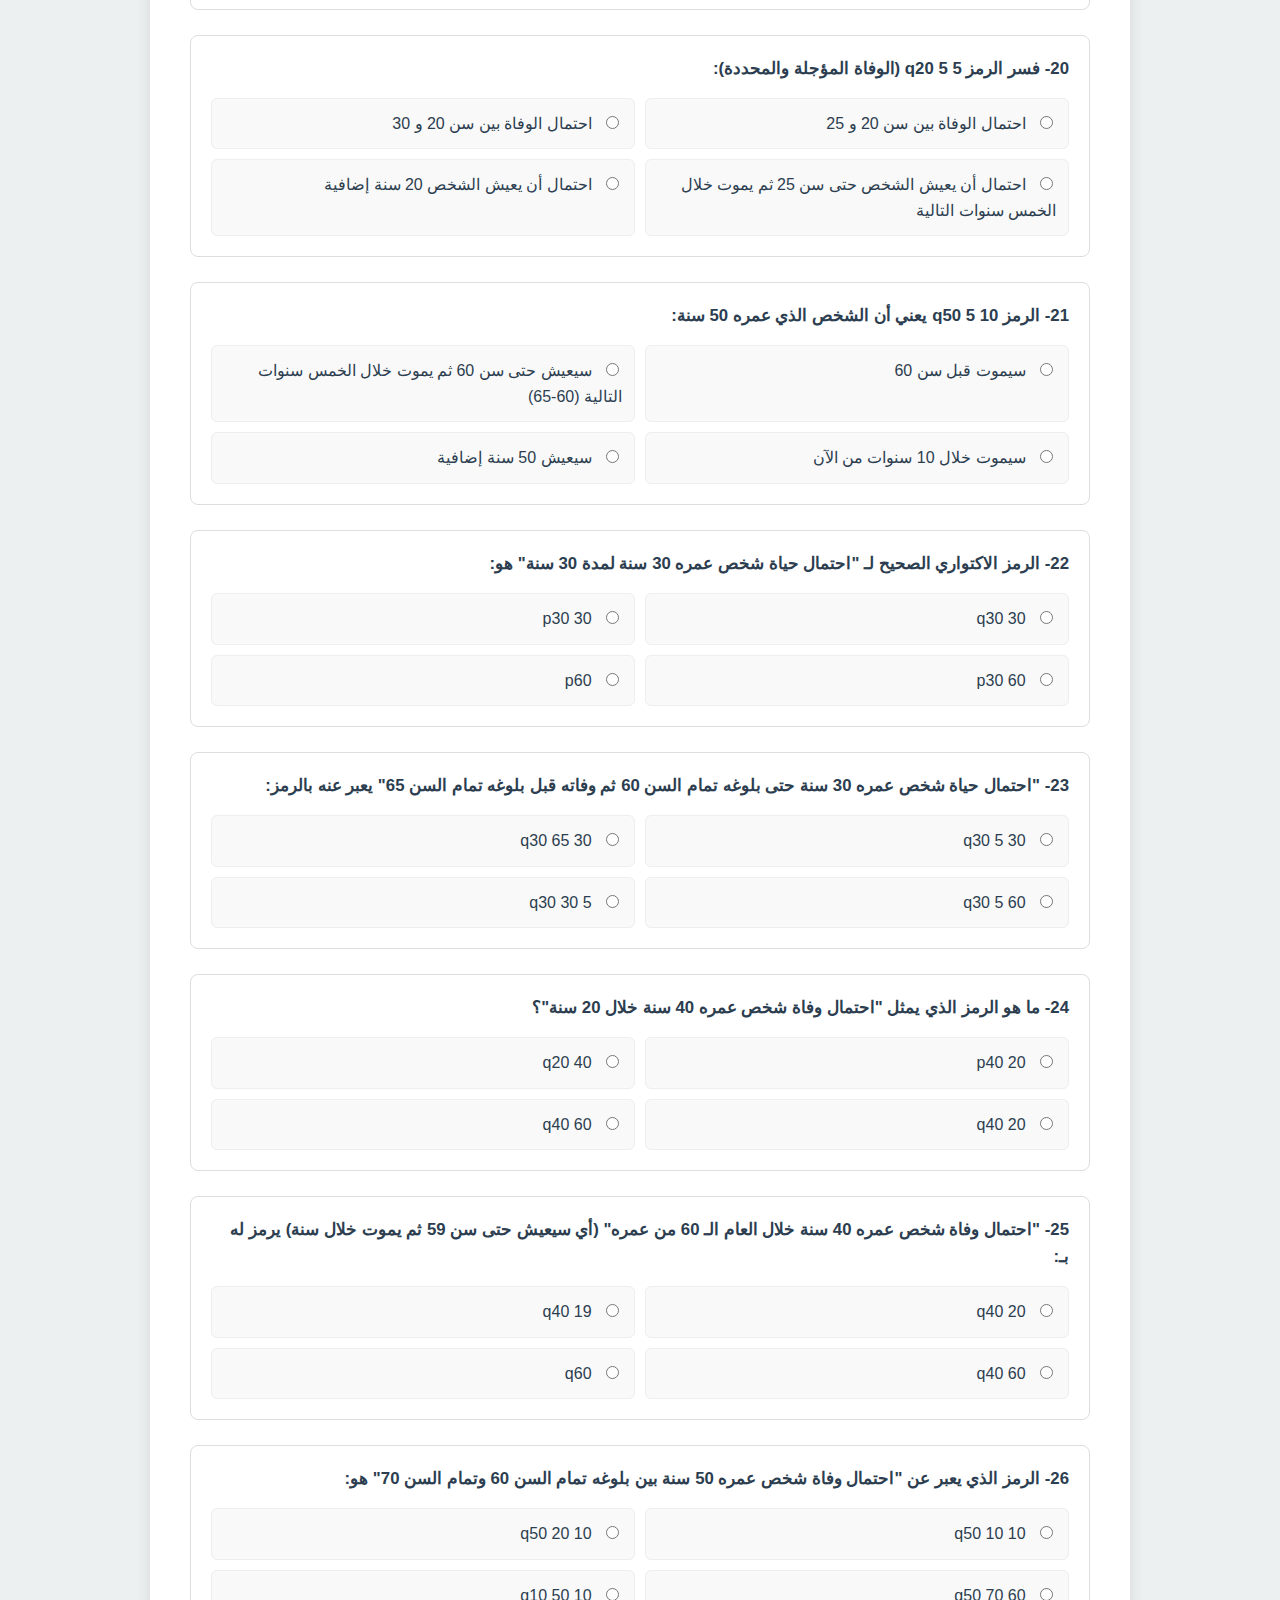
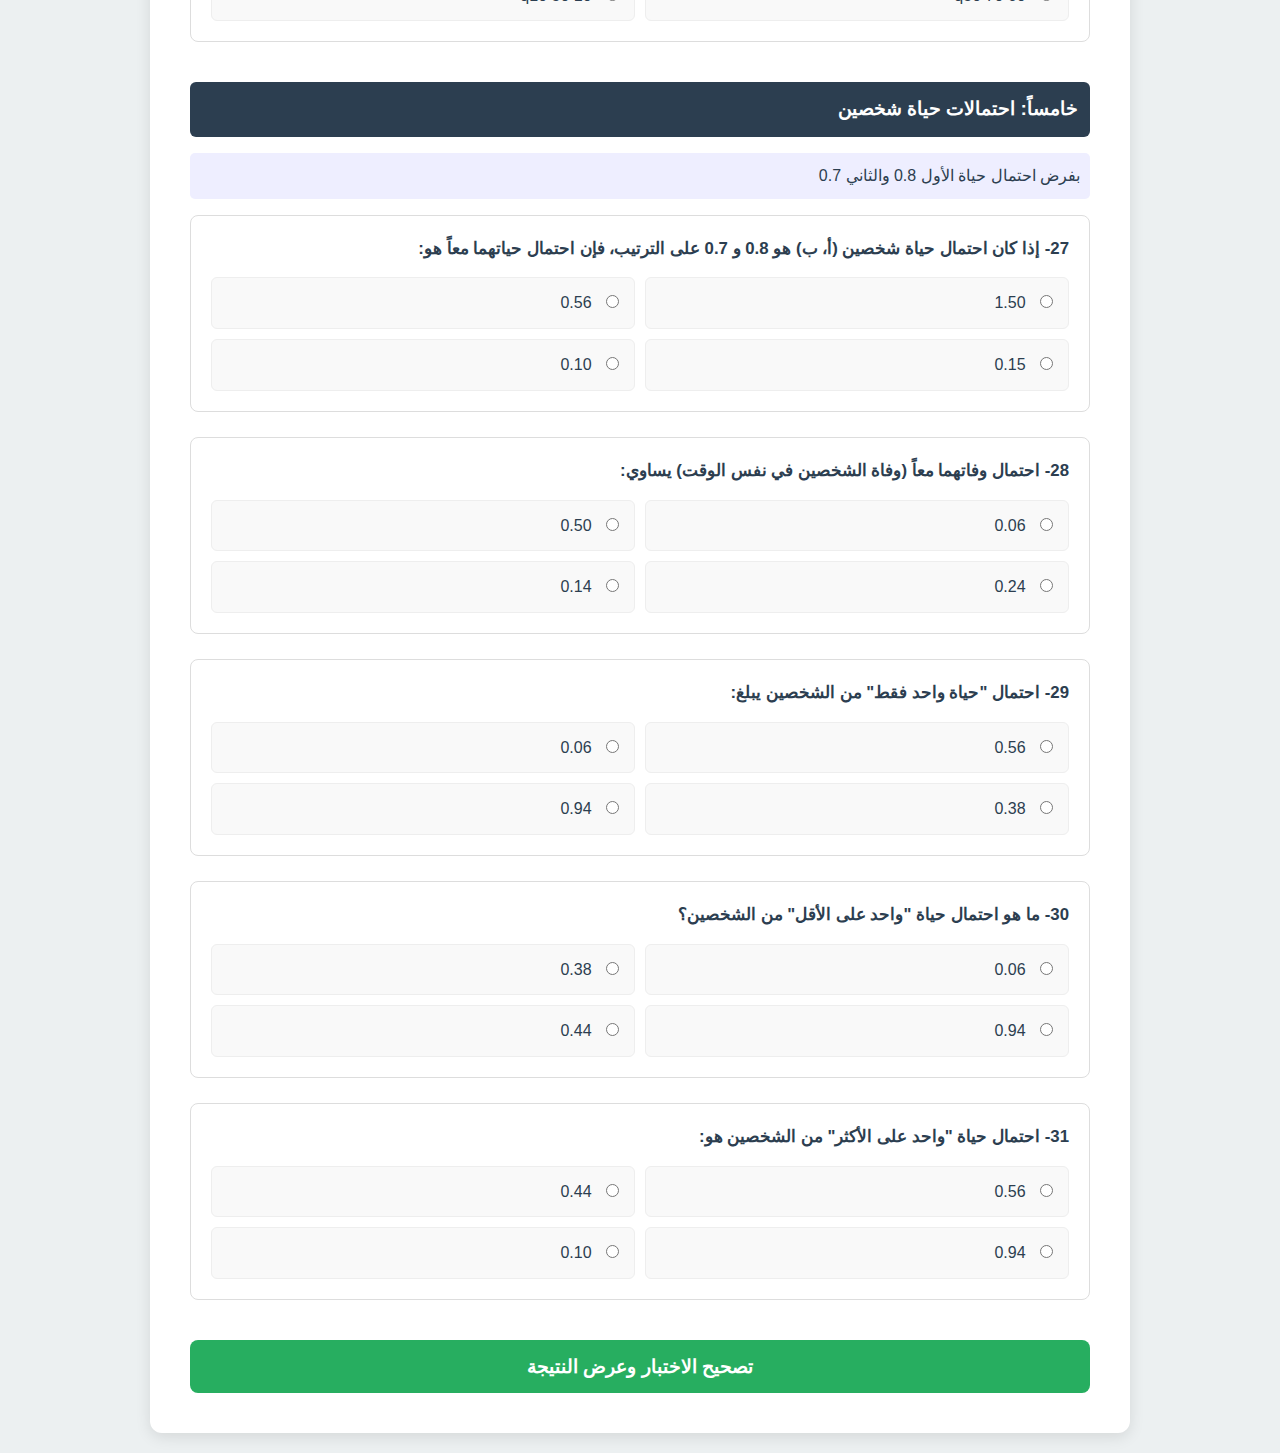
<file: العملى.html>
<!DOCTYPE html>
<html lang="ar" dir="rtl">
<head>
    <meta charset="UTF-8">
    <meta name="viewport" content="width=device-width, initial-scale=1.0">
    <title>الاختبار الشامل - رياضيات التأمين (31 سؤال)</title>
    <style>
        :root { --primary: #2c3e50; --secondary: #2980b9; --success: #27ae60; --error: #c0392b; --bg: #ecf0f1; }
        body { font-family: 'Segoe UI', Tahoma, Geneva, Verdana, sans-serif; background-color: var(--bg); color: var(--primary); margin: 0; padding: 20px; line-height: 1.6; }
        .container { max-width: 900px; margin: 0 auto; background: #fff; padding: 40px; border-radius: 12px; box-shadow: 0 4px 15px rgba(0,0,0,0.1); }
        h1 { text-align: center; color: var(--secondary); margin-bottom: 30px; border-bottom: 3px solid var(--secondary); padding-bottom: 10px; }
        h2 { background-color: var(--primary); color: #fff; padding: 12px; border-radius: 6px; margin-top: 40px; font-size: 1.2rem; }
        .question-block { margin-bottom: 25px; padding: 20px; border: 1px solid #ddd; border-radius: 8px; background-color: #fff; transition: transform 0.2s; }
        .question-block:hover { border-color: var(--secondary); }
        .q-text { font-weight: bold; font-size: 1.05rem; margin-bottom: 15px; display: block; }
        .options { display: grid; grid-template-columns: 1fr 1fr; gap: 10px; }
        label { display: block; padding: 12px; background: #f9f9f9; border: 1px solid #eee; border-radius: 6px; cursor: pointer; transition: background 0.2s; }
        label:hover { background: #eef6fb; }
        input[type="radio"] { margin-left: 10px; }
        
        /* فئات التصحيح */
        .correct-answer { background-color: #d4edda !important; border-color: #c3e6cb !important; color: #155724; font-weight: bold; }
        .wrong-answer { background-color: #f8d7da !important; border-color: #f5c6cb !important; color: #721c24; }
        
        button { display: block; width: 100%; padding: 15px; background-color: var(--success); color: white; border: none; border-radius: 8px; font-size: 1.2rem; font-weight: bold; cursor: pointer; margin-top: 40px; }
        button:hover { background-color: #219150; }
        #result { text-align: center; font-size: 1.8rem; font-weight: bold; margin-top: 25px; padding: 15px; border-radius: 8px; display: none; }
    </style>
</head>
<body>

<div class="container">
    <h1>اختبار رياضيات التأمين (31 سؤال)</h1>

    <h2>أولاً: احتمالات الحياة والوفاة</h2>
    
    <div class="question-block" data-correct="b">
        <span class="q-text">1- يرمز لاحتمال أن شخصاً عمره x سوف يعيش لمدة n من السنوات على الأقل بالرمز:</span>
        <div class="options">
            <label><input type="radio" name="q1" value="a"> n qx</label>
            <label><input type="radio" name="q1" value="b"> n px</label>
            <label><input type="radio" name="q1" value="c"> px+n</label>
            <label><input type="radio" name="q1" value="d"> m n qx</label>
        </div>
    </div>

    <div class="question-block" data-correct="a">
        <span class="q-text">2- المعادلة الرياضية الصحيحة لحساب احتمال الحياة لمدة n سنة (n px) هي:</span>
        <div class="options">
            <label><input type="radio" name="q2" value="a"> lx+n ÷ lx</label>
            <label><input type="radio" name="q2" value="b"> lx ÷ lx+n</label>
            <label><input type="radio" name="q2" value="c"> (lx - lx+n) ÷ lx</label>
            <label><input type="radio" name="q2" value="d"> lx+n - lx</label>
        </div>
    </div>

    <div class="question-block" data-correct="c">
        <span class="q-text">3- احتمال أن شخصاً عمره x سوف يموت قبل بلوغه السن x+n (احتمال الوفاة خلال n سنة) يحسب بـ:</span>
        <div class="options">
            <label><input type="radio" name="q3" value="a"> 1 - n px</label>
            <label><input type="radio" name="q3" value="b"> (lx - lx+n) ÷ lx</label>
            <label><input type="radio" name="q3" value="c"> الخياران (أ) و (ب) صحيحان</label>
            <label><input type="radio" name="q3" value="d"> lx+n ÷ lx</label>
        </div>
    </div>

    <h2>ثانياً: الوفاة المؤجلة</h2>

    <div class="question-block" data-correct="b">
        <span class="q-text">4- احتمال أن شخصاً سنه x سيعيش m سنة ثم يموت خلال السنة التالية مباشرة (m qx) يسمى:</span>
        <div class="options">
            <label><input type="radio" name="q4" value="a"> احتمال الوفاة المؤكد</label>
            <label><input type="radio" name="q4" value="b"> احتمال الوفاة المؤجل لمدة m سنة</label>
            <label><input type="radio" name="q4" value="c"> احتمال الحياة المؤقت</label>
            <label><input type="radio" name="q4" value="d"> احتمال الوفاة خلال m سنة</label>
        </div>
    </div>

    <div class="question-block" data-correct="a">
        <span class="q-text">5- الرمز m n qx يعبر عن احتمال أن شخصاً عمره x سوف:</span>
        <div class="options">
            <label><input type="radio" name="q5" value="a"> يعيش m سنة ثم يموت خلال n من السنوات التالية لها</label>
            <label><input type="radio" name="q5" value="b"> يموت خلال m+n سنة القادمة</label>
            <label><input type="radio" name="q5" value="c"> يعيش n سنة بعد m سنة من الآن</label>
            <label><input type="radio" name="q5" value="d"> يموت في تمام السن m+n</label>
        </div>
    </div>

    <div class="question-block" data-correct="c">
        <span class="q-text">6- لحساب احتمال الوفاة المؤجل لمدة m سنة والمحدد بـ n سنة (m n qx)، نستخدم العلاقة:</span>
        <div class="options">
            <label><input type="radio" name="q6" value="a"> (lx+m - lx+m+n) ÷ lx</label>
            <label><input type="radio" name="q6" value="b"> m px - m+n px</label>
            <label><input type="radio" name="q6" value="c"> الخياران (أ) و (ب) صحيحان</label>
            <label><input type="radio" name="q6" value="d"> lx+m ÷ lx+m+n</label>
        </div>
    </div>

    <h2>ثالثاً: تطبيقات حسابية ورموز</h2>

    <div class="question-block" data-correct="b">
        <span class="q-text">7- إذا كان l40 = 90,000 و l50 = 80,000، فإن احتمال أن شخصاً عمره 40 سنة سيعيش حتى سن 50 هو:</span>
        <div class="options">
            <label><input type="radio" name="q7" value="a"> 0.111</label>
            <label><input type="radio" name="q7" value="b"> 0.888</label>
            <label><input type="radio" name="q7" value="c"> 0.125</label>
            <label><input type="radio" name="q7" value="d"> 0.900</label>
        </div>
    </div>

    <div class="question-block" data-correct="a">
        <span class="q-text">8- إذا كان احتمال أن يعيش شخص لمدة 5 سنوات هو 0.90، فإن احتمال وفاته خلال هذه السنوات الخمس هو:</span>
        <div class="options">
            <label><input type="radio" name="q8" value="a"> 0.10</label>
            <label><input type="radio" name="q8" value="b"> 0.05</label>
            <label><input type="radio" name="q8" value="c"> 0.95</label>
            <label><input type="radio" name="q8" value="d"> 1.90</label>
        </div>
    </div>

    <div class="question-block" data-correct="b">
        <span class="q-text">9- احتمال الوفاة المؤجل لمدة 10 سنوات لشخص عمره 30 سنة يعني أنه:</span>
        <div class="options">
            <label><input type="radio" name="q9" value="a"> سيموت بين السن 30 والسن 40</label>
            <label><input type="radio" name="q9" value="b"> سيعيش حتى السن 40 ثم يموت في السنة بين 40 و 41</label>
            <label><input type="radio" name="q9" value="c"> سيعيش حتى السن 40 فقط</label>
            <label><input type="radio" name="q9" value="d"> سيموت قبل السن 30</label>
        </div>
    </div>

    <div class="question-block" data-correct="c">
        <span class="q-text">10- أي من الرموز التالية يمثل "العدد الكلي للسنوات التي سيحياها الأشخاص الذين بقوا أحياء حتى السن x":</span>
        <div class="options">
            <label><input type="radio" name="q10" value="a"> dx</label>
            <label><input type="radio" name="q10" value="b"> qx</label>
            <label><input type="radio" name="q10" value="c"> Tx</label>
            <label><input type="radio" name="q10" value="d"> Mx</label>
        </div>
    </div>

    <div class="question-block" data-correct="b">
        <span class="q-text">11- المطلوب حساب احتمال أن يعيش شخص عمره 30 سنة حتى يصل إلى سن 35، الرمز المناسب هو:</span>
        <div class="options">
            <label><input type="radio" name="q11" value="a"> 30 p35</label>
            <label><input type="radio" name="q11" value="b"> 5 p30</label>
            <label><input type="radio" name="q11" value="c"> 35 q30</label>
            <label><input type="radio" name="q11" value="d"> 5 q35</label>
        </div>
    </div>

    <div class="question-block" data-correct="a">
        <span class="q-text">12- تحسب قيمة 5 p30 عن طريق:</span>
        <div class="options">
            <label><input type="radio" name="q12" value="a"> l35 ÷ l30</label>
            <label><input type="radio" name="q12" value="b"> l30 ÷ l35</label>
            <label><input type="radio" name="q12" value="c"> l35 - l30</label>
            <label><input type="radio" name="q12" value="d"> l30 × l35</label>
        </div>
    </div>

    <div class="question-block" data-correct="b">
        <span class="q-text">13- إذا كان l30 = 952030 و l35 = 941524، فإن احتمال وفاة هذا الشخص قبل بلوغه سن 35 (5 q30) هو:</span>
        <div class="options">
            <label><input type="radio" name="q13" value="a"> 0.98896</label>
            <label><input type="radio" name="q13" value="b"> 0.01104</label>
            <label><input type="radio" name="q13" value="c"> 0.05520</label>
            <label><input type="radio" name="q13" value="d"> 0.11040</label>
        </div>
    </div>

    <div class="question-block" data-correct="c">
        <span class="q-text">14- النتيجة النهائية لاحتمال الحياة لمدة 5 سنوات لشخص عمره 30 عاماً هي:</span>
        <div class="options">
            <label><input type="radio" name="q14" value="a"> 0.88964</label>
            <label><input type="radio" name="q14" value="b"> 0.94152</label>
            <label><input type="radio" name="q14" value="c"> 0.98896</label>
            <label><input type="radio" name="q14" value="d"> 0.95203</label>
        </div>
    </div>

    <div class="question-block" data-correct="c">
        <span class="q-text">15- ماذا يمثل الفرق بين (l30 - l35)؟</span>
        <div class="options">
            <label><input type="radio" name="q15" value="a"> عدد الأحياء عند سن 35</label>
            <label><input type="radio" name="q15" value="b"> احتمال الحياة لمدة 5 سنوات</label>
            <label><input type="radio" name="q15" value="c"> عدد الوفيات الإجمالي بين السن 30 والسن 35</label>
            <label><input type="radio" name="q15" value="d"> احتمال الوفاة عند سن 30 فقط</label>
        </div>
    </div>

    <div class="question-block" data-correct="a">
        <span class="q-text">16- أي من العلاقات التالية استخدمها المثال للتحقق من صحة الحل (علاقة المكمل)؟</span>
        <div class="options">
            <label><input type="radio" name="q16" value="a"> n px + n qx = 1</label>
            <label><input type="radio" name="q16" value="b"> px × qx = 1</label>
            <label><input type="radio" name="q16" value="c"> lx + dx = 1</label>
            <label><input type="radio" name="q16" value="d"> n px ÷ n qx = 1</label>
        </div>
    </div>

    <h2>رابعاً: تفسير الرموز</h2>

    <div class="question-block" data-correct="b">
        <span class="q-text">17- ماذا يمثل الرمز الاكتواري 5 p20؟</span>
        <div class="options">
            <label><input type="radio" name="q17" value="a"> احتمال وفاة شخص عمره 20 خلال 5 سنوات</label>
            <label><input type="radio" name="q17" value="b"> احتمال أن يعيش شخص عمره 20 سنة لمدة 5 سنوات على الأقل</label>
            <label><input type="radio" name="q17" value="c"> احتمال أن يعيش شخص عمره 5 سنوات بعد بلوغه سن 20</label>
            <label><input type="radio" name="q17" value="d"> عدد الأحياء عند سن 25</label>
        </div>
    </div>

    <div class="question-block" data-correct="a">
        <span class="q-text">18- ما هو التفسير الصحيح للرمز 5 q20؟</span>
        <div class="options">
            <label><input type="radio" name="q18" value="a"> احتمال أن شخصاً عمره 20 سنة سيموت قبل بلوغه سن 25</label>
            <label><input type="radio" name="q18" value="b"> احتمال أن شخصاً عمره 5 سنوات سيعيش حتى سن 20</label>
            <label><input type="radio" name="q18" value="c"> احتمال وفاة شخص عمره 20 سنة بعد سن 25</label>
            <label><input type="radio" name="q18" value="d"> معدل الوفاة السنوي عند سن 20</label>
        </div>
    </div>

    <div class="question-block" data-correct="b">
        <span class="q-text">19- ماذا يعني وجود علامة التأجيل في الرمز 5 q20؟</span>
        <div class="options">
            <label><input type="radio" name="q19" value="a"> الشخص سيموت فوراً عند سن 20</label>
            <label><input type="radio" name="q19" value="b"> الشخص سيعيش 5 سنوات ثم يموت خلال السنة التالية مباشرة (بين 25 و26)</label>
            <label><input type="radio" name="q19" value="c"> الشخص سيموت خلال 5 سنوات قادمة</label>
            <label><input type="radio" name="q19" value="d"> تأجيل دفع القسط لمدة 5 سنوات</label>
        </div>
    </div>

    <div class="question-block" data-correct="c">
        <span class="q-text">20- فسر الرمز 5 5 q20 (الوفاة المؤجلة والمحددة):</span>
        <div class="options">
            <label><input type="radio" name="q20" value="a"> احتمال الوفاة بين سن 20 و 25</label>
            <label><input type="radio" name="q20" value="b"> احتمال الوفاة بين سن 20 و 30</label>
            <label><input type="radio" name="q20" value="c"> احتمال أن يعيش الشخص حتى سن 25 ثم يموت خلال الخمس سنوات التالية</label>
            <label><input type="radio" name="q20" value="d"> احتمال أن يعيش الشخص 20 سنة إضافية</label>
        </div>
    </div>

    <div class="question-block" data-correct="b">
        <span class="q-text">21- الرمز 10 5 q50 يعني أن الشخص الذي عمره 50 سنة:</span>
        <div class="options">
            <label><input type="radio" name="q21" value="a"> سيموت قبل سن 60</label>
            <label><input type="radio" name="q21" value="b"> سيعيش حتى سن 60 ثم يموت خلال الخمس سنوات التالية (60-65)</label>
            <label><input type="radio" name="q21" value="c"> سيموت خلال 10 سنوات من الآن</label>
            <label><input type="radio" name="q21" value="d"> سيعيش 50 سنة إضافية</label>
        </div>
    </div>

    <div class="question-block" data-correct="b">
        <span class="q-text">22- الرمز الاكتواري الصحيح لـ "احتمال حياة شخص عمره 30 سنة لمدة 30 سنة" هو:</span>
        <div class="options">
            <label><input type="radio" name="q22" value="a"> 30 q30</label>
            <label><input type="radio" name="q22" value="b"> 30 p30</label>
            <label><input type="radio" name="q22" value="c"> 60 p30</label>
            <label><input type="radio" name="q22" value="d"> p60</label>
        </div>
    </div>

    <div class="question-block" data-correct="a">
        <span class="q-text">23- "احتمال حياة شخص عمره 30 سنة حتى بلوغه تمام السن 60 ثم وفاته قبل بلوغه تمام السن 65" يعبر عنه بالرمز:</span>
        <div class="options">
            <label><input type="radio" name="q23" value="a"> 30 5 q30</label>
            <label><input type="radio" name="q23" value="b"> 30 65 q30</label>
            <label><input type="radio" name="q23" value="c"> 60 5 q30</label>
            <label><input type="radio" name="q23" value="d"> 5 30 q30</label>
        </div>
    </div>

    <div class="question-block" data-correct="c">
        <span class="q-text">24- ما هو الرمز الذي يمثل "احتمال وفاة شخص عمره 40 سنة خلال 20 سنة"؟</span>
        <div class="options">
            <label><input type="radio" name="q24" value="a"> 20 p40</label>
            <label><input type="radio" name="q24" value="b"> 40 q20</label>
            <label><input type="radio" name="q24" value="c"> 20 q40</label>
            <label><input type="radio" name="q24" value="d"> 60 q40</label>
        </div>
    </div>

    <div class="question-block" data-correct="b">
        <span class="q-text">25- "احتمال وفاة شخص عمره 40 سنة خلال العام الـ 60 من عمره" (أي سيعيش حتى سن 59 ثم يموت خلال سنة) يرمز له بـ:</span>
        <div class="options">
            <label><input type="radio" name="q25" value="a"> 20 q40</label>
            <label><input type="radio" name="q25" value="b"> 19 q40</label>
            <label><input type="radio" name="q25" value="c"> 60 q40</label>
            <label><input type="radio" name="q25" value="d"> q60</label>
        </div>
    </div>

    <div class="question-block" data-correct="a">
        <span class="q-text">26- الرمز الذي يعبر عن "احتمال وفاة شخص عمره 50 سنة بين بلوغه تمام السن 60 وتمام السن 70" هو:</span>
        <div class="options">
            <label><input type="radio" name="q26" value="a"> 10 10 q50</label>
            <label><input type="radio" name="q26" value="b"> 10 20 q50</label>
            <label><input type="radio" name="q26" value="c"> 60 70 q50</label>
            <label><input type="radio" name="q26" value="d"> 10 50 q10</label>
        </div>
    </div>

    <h2>خامساً: احتمالات حياة شخصين</h2>
    <p style="background:#eef; padding:10px; border-radius:5px;">بفرض احتمال حياة الأول 0.8 والثاني 0.7</p>

    <div class="question-block" data-correct="b">
        <span class="q-text">27- إذا كان احتمال حياة شخصين (أ، ب) هو 0.8 و 0.7 على الترتيب، فإن احتمال حياتهما معاً هو:</span>
        <div class="options">
            <label><input type="radio" name="q27" value="a"> 1.50</label>
            <label><input type="radio" name="q27" value="b"> 0.56</label>
            <label><input type="radio" name="q27" value="c"> 0.15</label>
            <label><input type="radio" name="q27" value="d"> 0.10</label>
        </div>
    </div>

    <div class="question-block" data-correct="a">
        <span class="q-text">28- احتمال وفاتهما معاً (وفاة الشخصين في نفس الوقت) يساوي:</span>
        <div class="options">
            <label><input type="radio" name="q28" value="a"> 0.06</label>
            <label><input type="radio" name="q28" value="b"> 0.50</label>
            <label><input type="radio" name="q28" value="c"> 0.24</label>
            <label><input type="radio" name="q28" value="d"> 0.14</label>
        </div>
    </div>

    <div class="question-block" data-correct="c">
        <span class="q-text">29- احتمال "حياة واحد فقط" من الشخصين يبلغ:</span>
        <div class="options">
            <label><input type="radio" name="q29" value="a"> 0.56</label>
            <label><input type="radio" name="q29" value="b"> 0.06</label>
            <label><input type="radio" name="q29" value="c"> 0.38</label>
            <label><input type="radio" name="q29" value="d"> 0.94</label>
        </div>
    </div>

    <div class="question-block" data-correct="c">
        <span class="q-text">30- ما هو احتمال حياة "واحد على الأقل" من الشخصين؟</span>
        <div class="options">
            <label><input type="radio" name="q30" value="a"> 0.06</label>
            <label><input type="radio" name="q30" value="b"> 0.38</label>
            <label><input type="radio" name="q30" value="c"> 0.94</label>
            <label><input type="radio" name="q30" value="d"> 0.44</label>
        </div>
    </div>

    <div class="question-block" data-correct="b">
        <span class="q-text">31- احتمال حياة "واحد على الأكثر" من الشخصين هو:</span>
        <div class="options">
            <label><input type="radio" name="q31" value="a"> 0.56</label>
            <label><input type="radio" name="q31" value="b"> 0.44</label>
            <label><input type="radio" name="q31" value="c"> 0.94</label>
            <label><input type="radio" name="q31" value="d"> 0.10</label>
        </div>
    </div>

    <button onclick="calculateScore()">تصحيح الاختبار وعرض النتيجة</button>
    <div id="result"></div>
</div>

<script>
    function calculateScore() {
        let score = 0;
        const questions = document.querySelectorAll('.question-block');
        
        questions.forEach(q => {
            const correctValue = q.getAttribute('data-correct');
            const inputs = q.querySelectorAll('input[type="radio"]');
            let answered = false;
            
            // Reset styles
            q.querySelectorAll('label').forEach(l => {
                l.classList.remove('correct-answer', 'wrong-answer');
            });

            inputs.forEach(input => {
                if (input.checked) {
                    answered = true;
                    if (input.value === correctValue) {
                        score++;
                        input.parentElement.classList.add('correct-answer');
                    } else {
                        input.parentElement.classList.add('wrong-answer');
                    }
                }
            });

            // Highlight correct answer anyway
            if (answered || !answered) {
                 const correctInput = q.querySelector(`input[value="${correctValue}"]`);
                 if(correctInput) correctInput.parentElement.classList.add('correct-answer');
            }
        });

        const resultDiv = document.getElementById('result');
        resultDiv.style.display = 'block';
        resultDiv.innerText = `النتيجة النهائية: ${score} من ${questions.length}`;
        window.scrollTo(0, document.body.scrollHeight);
    }
</script>

</body>
</html>
</file>
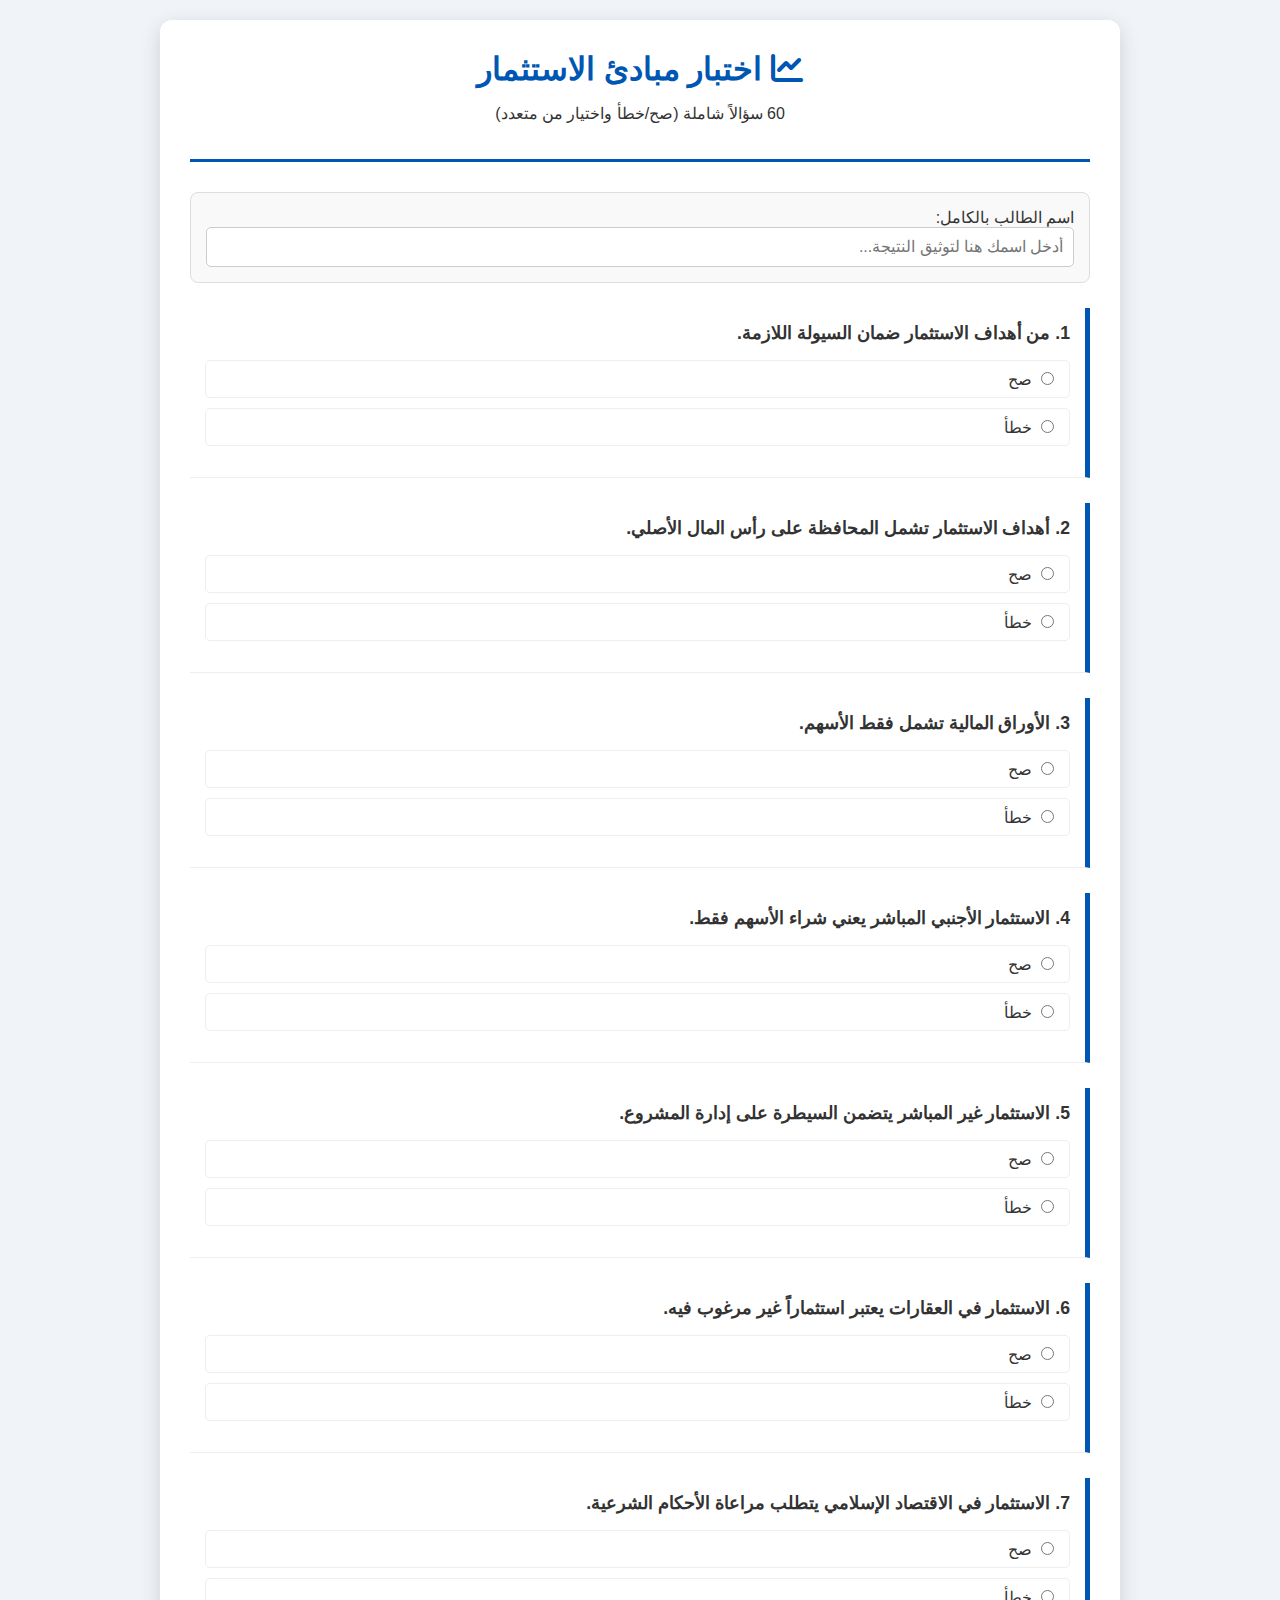
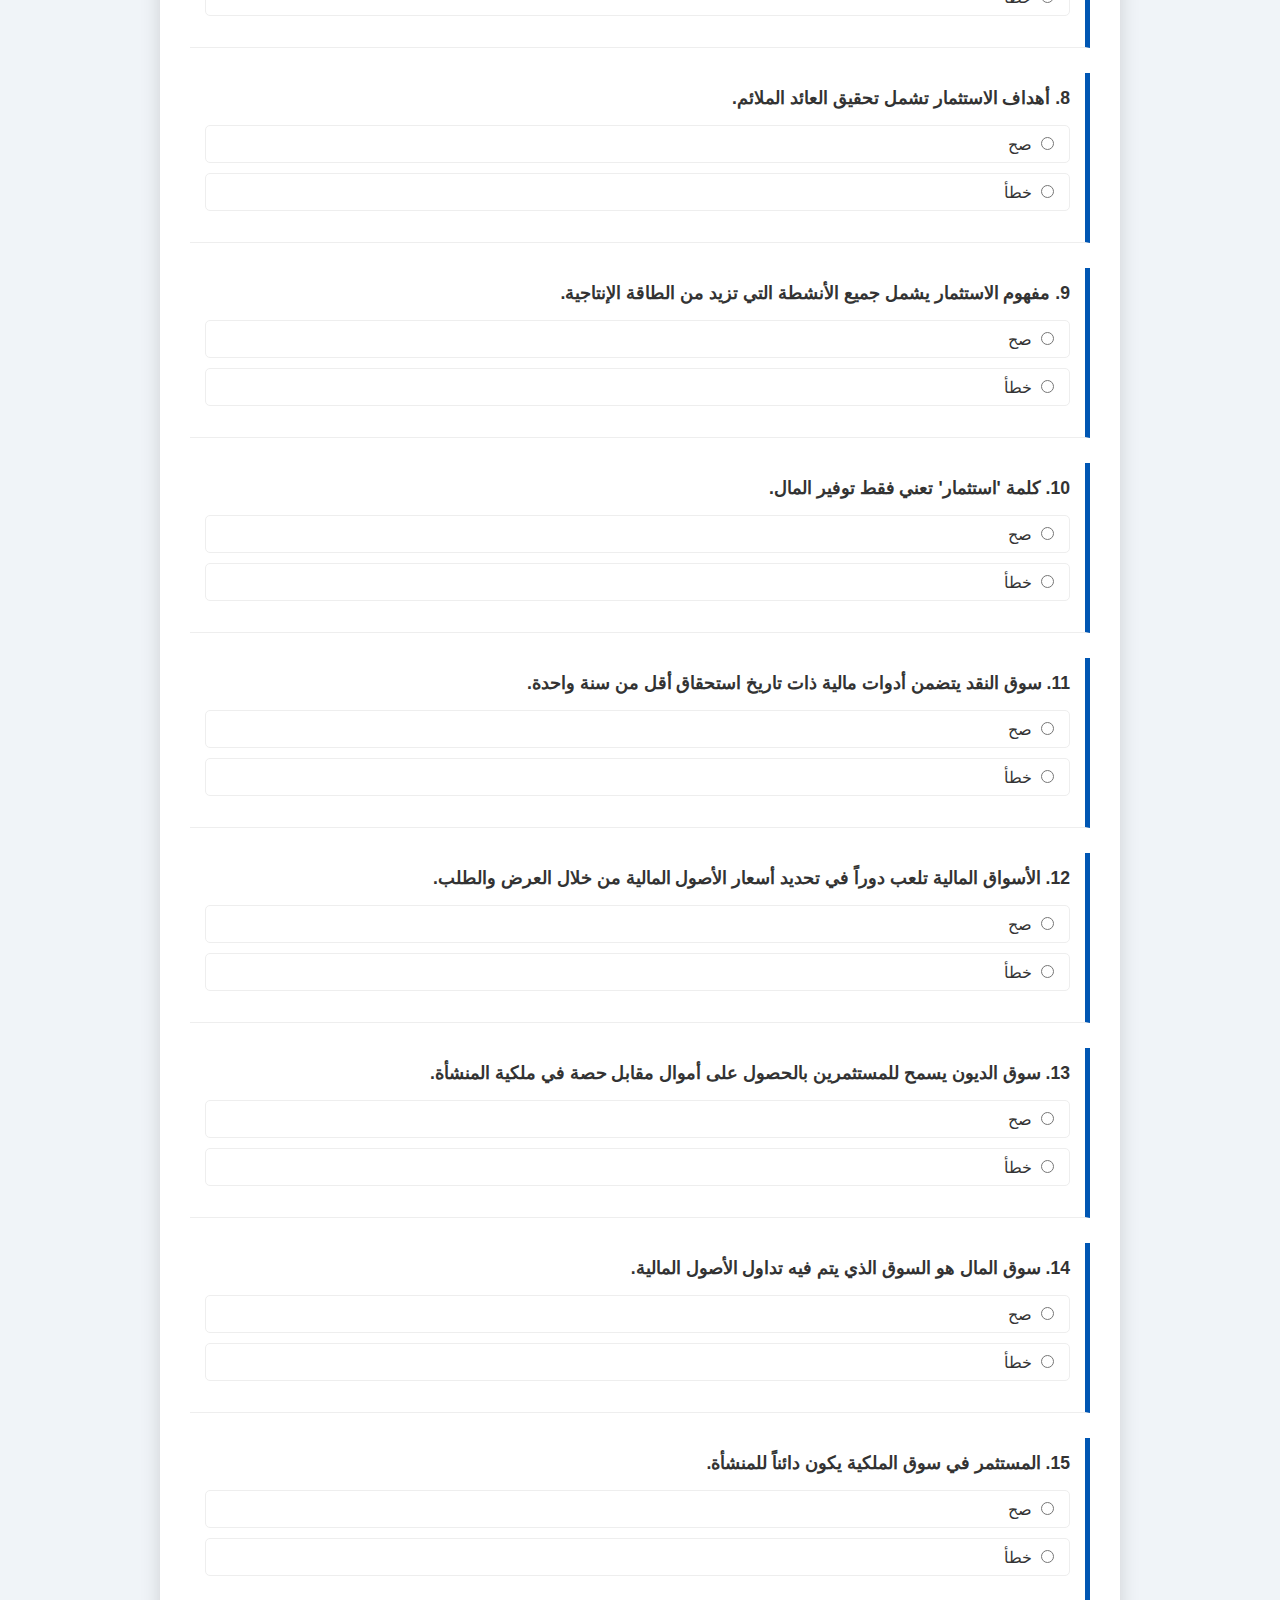
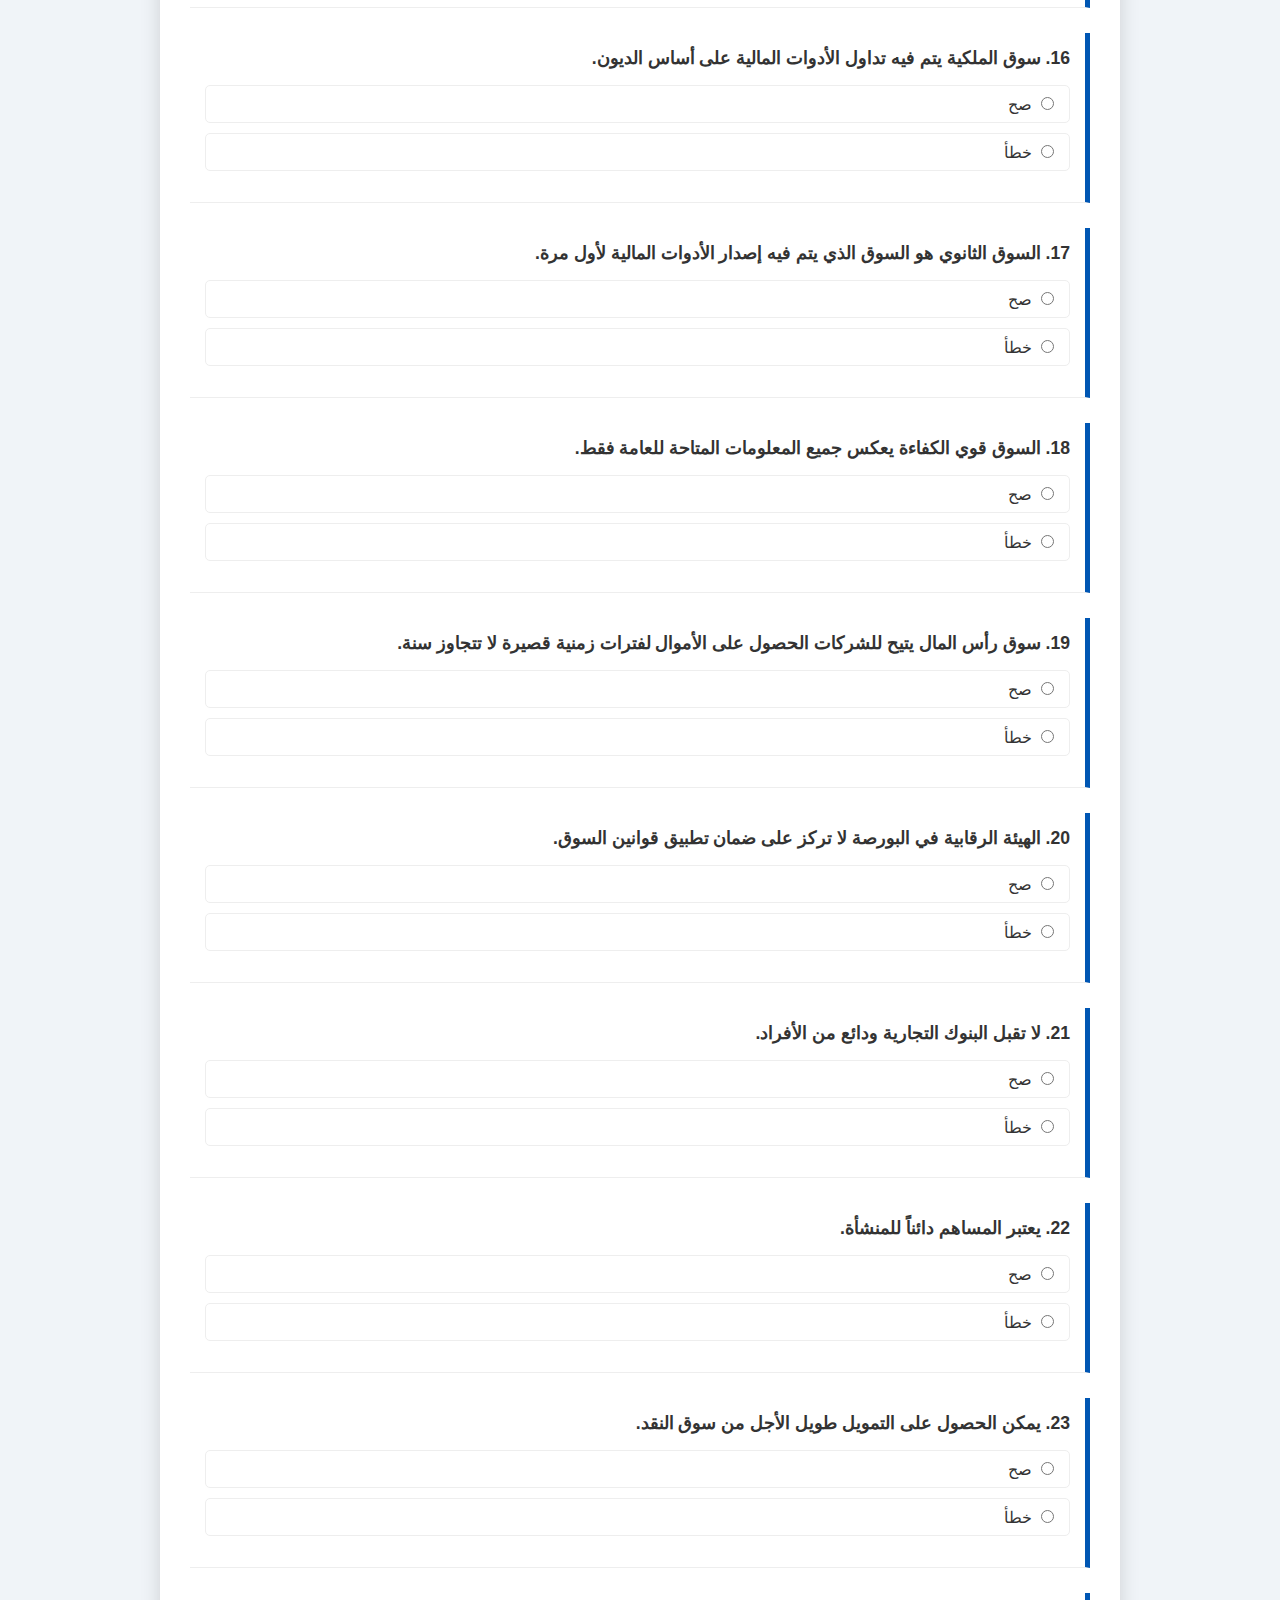
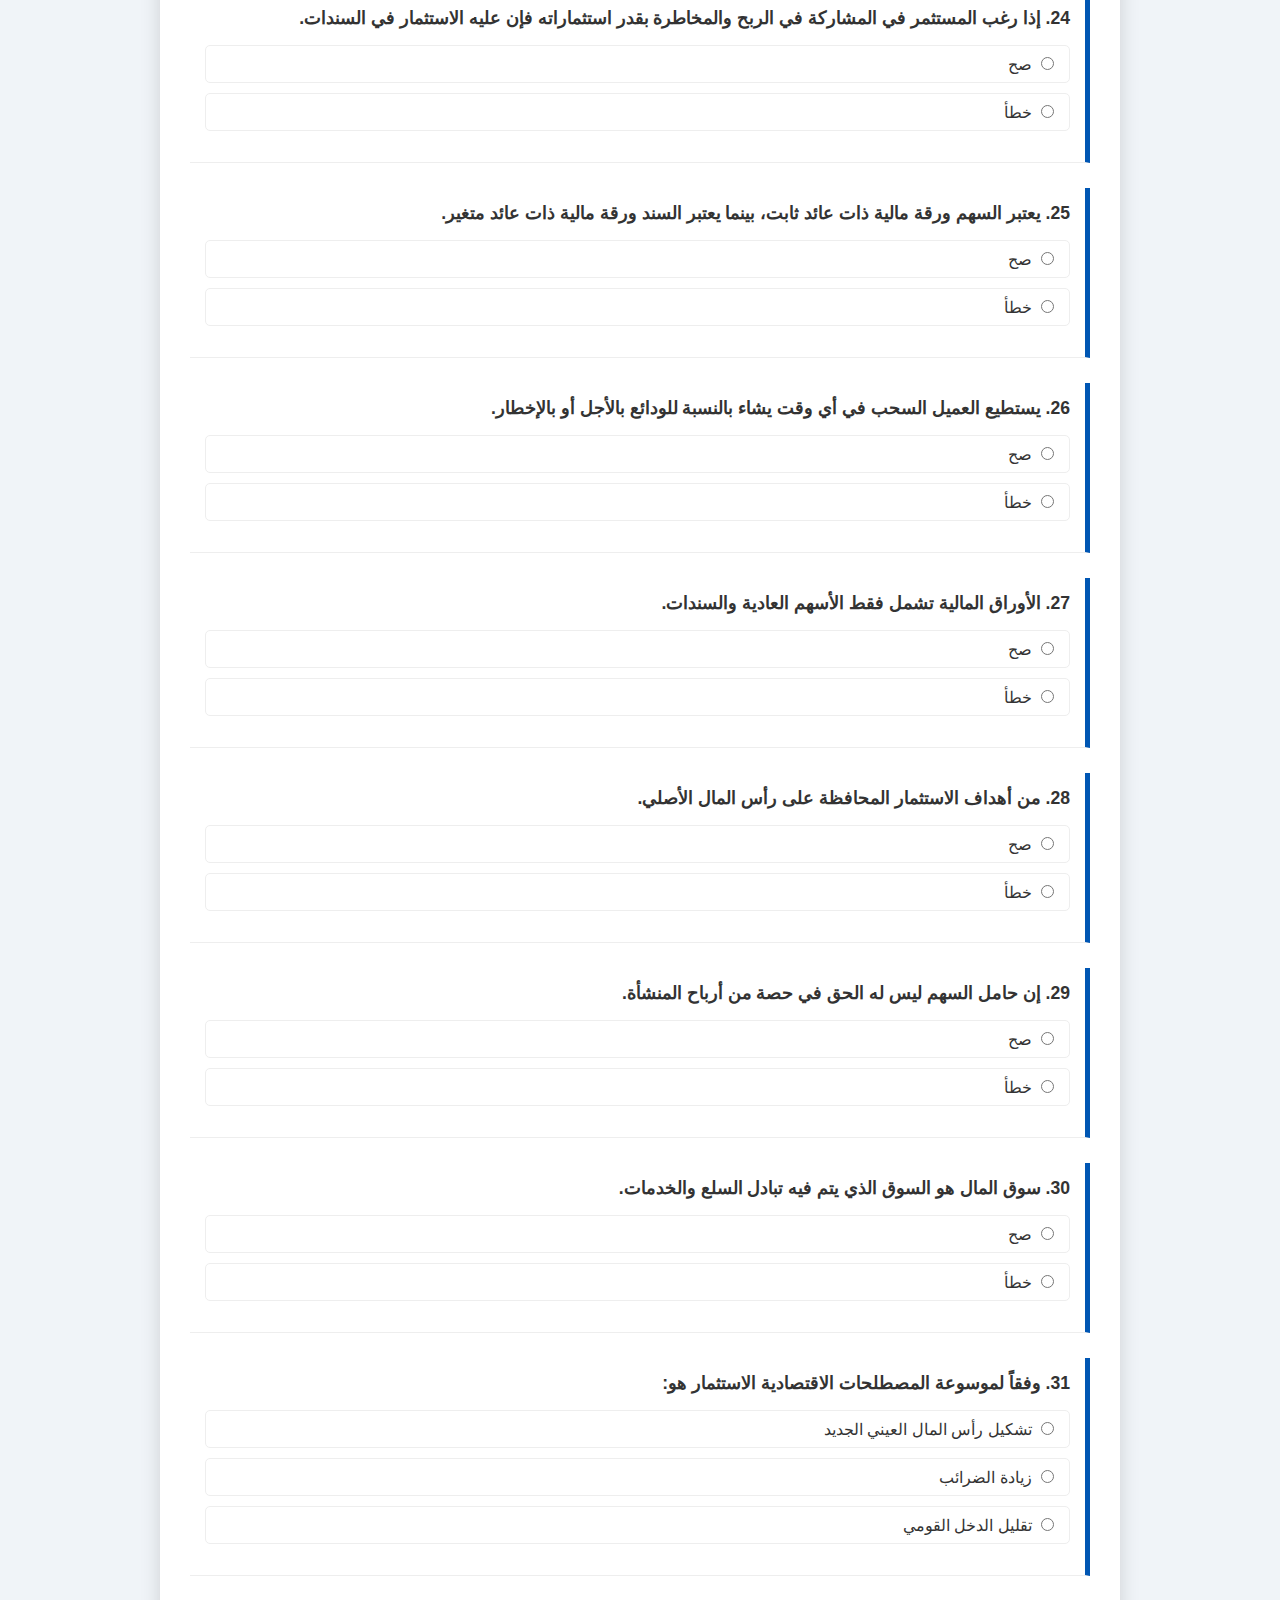
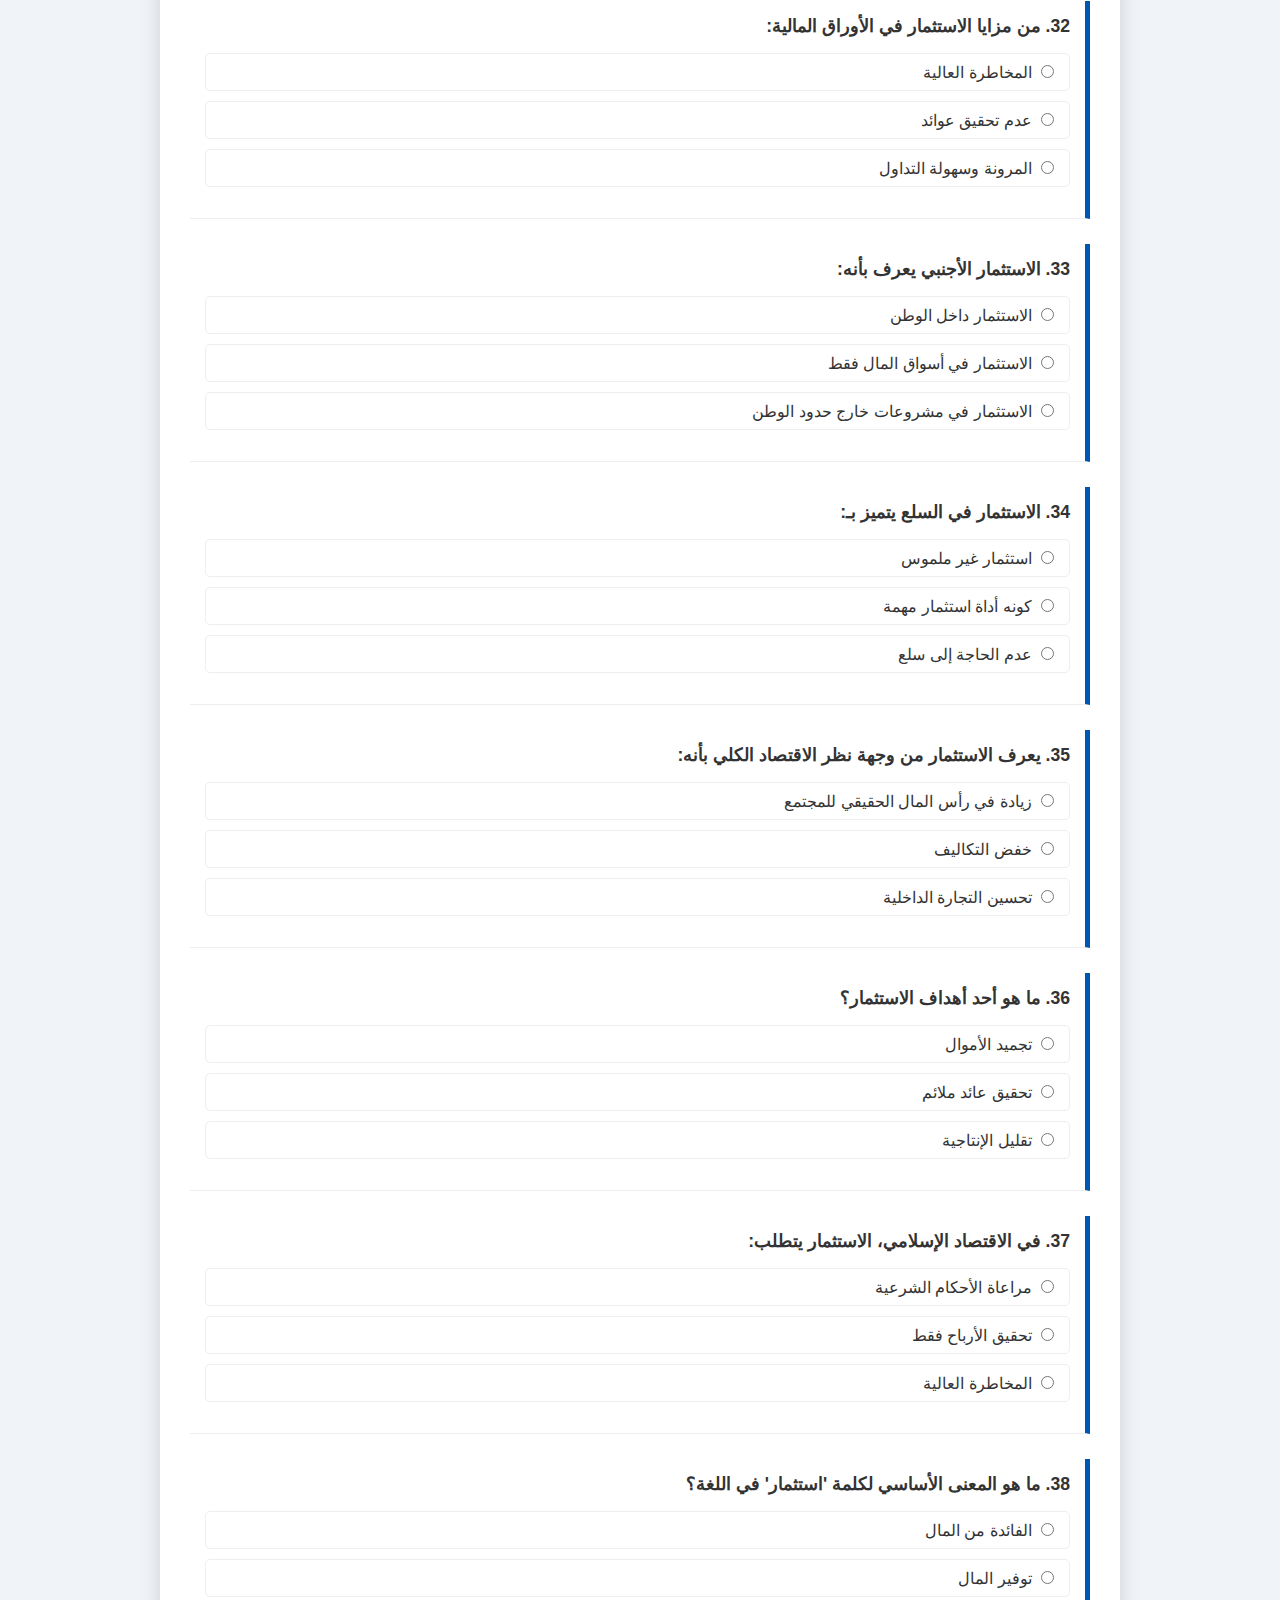
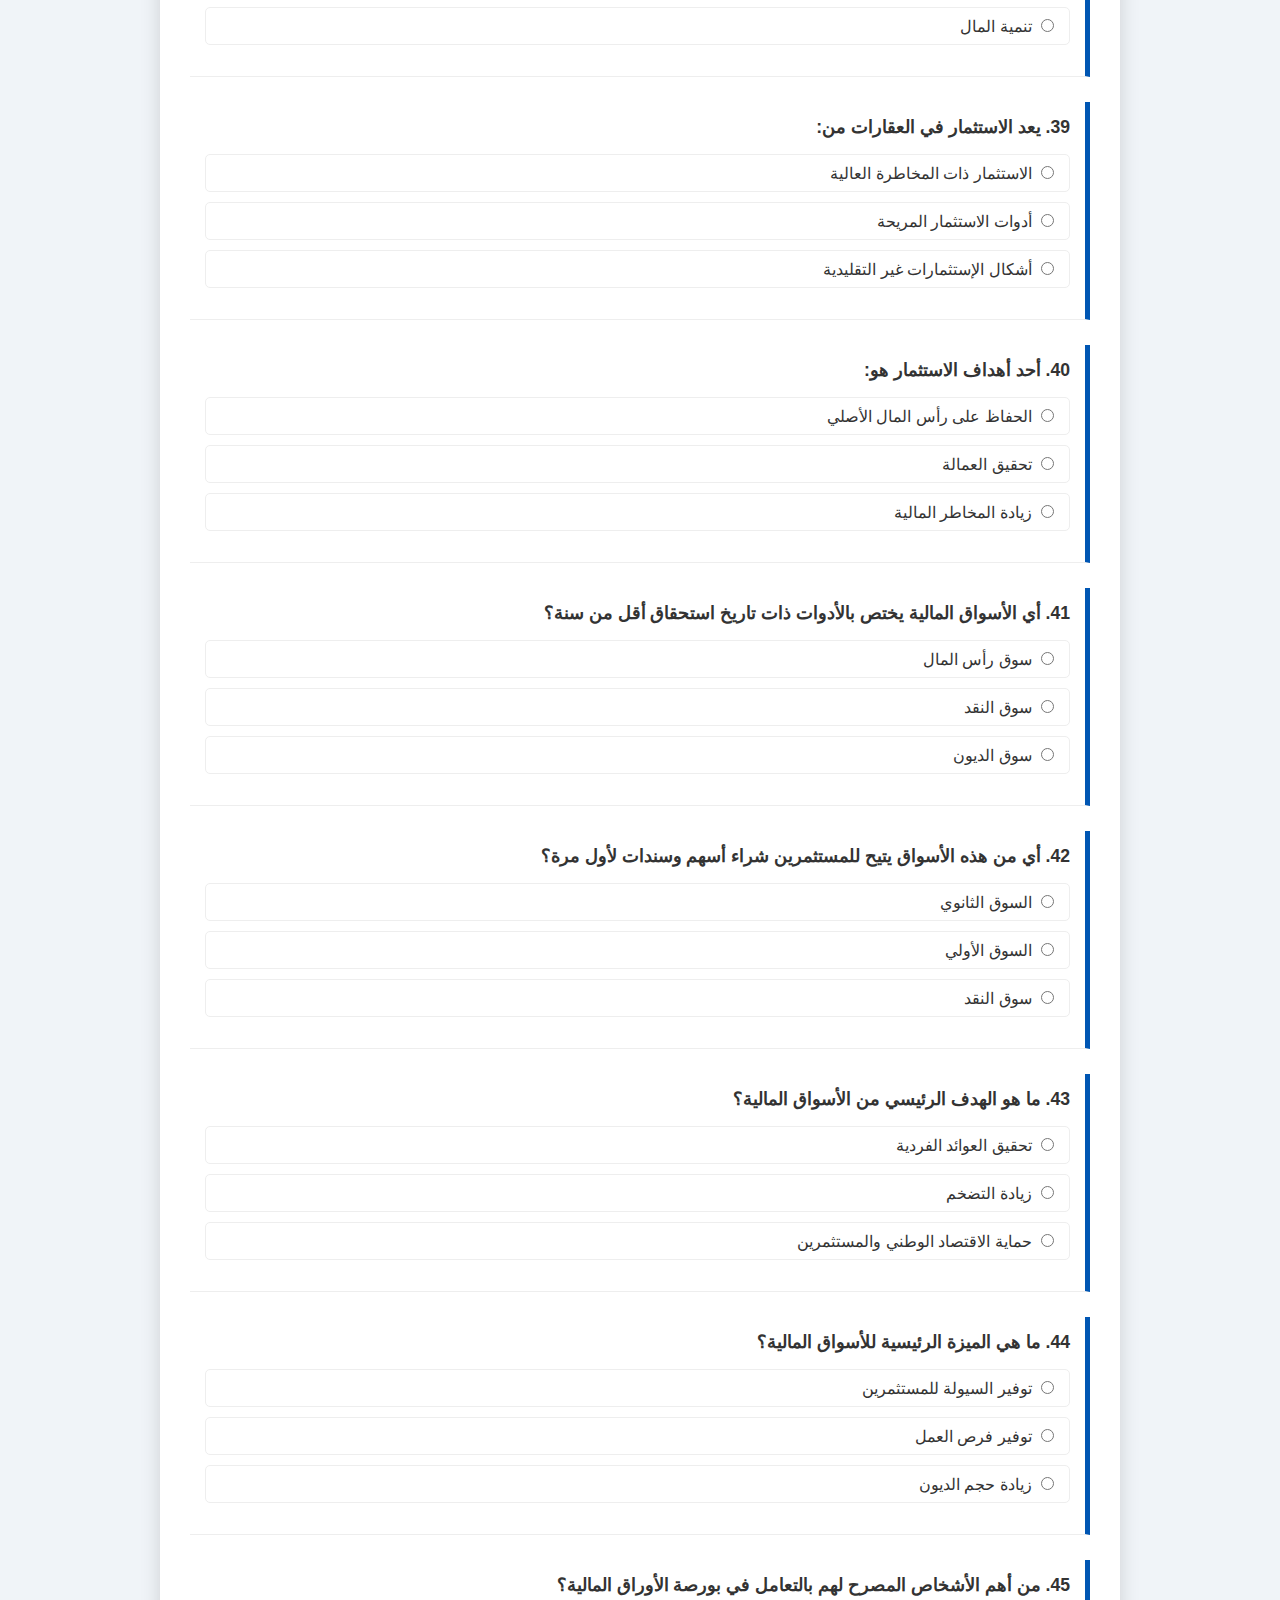
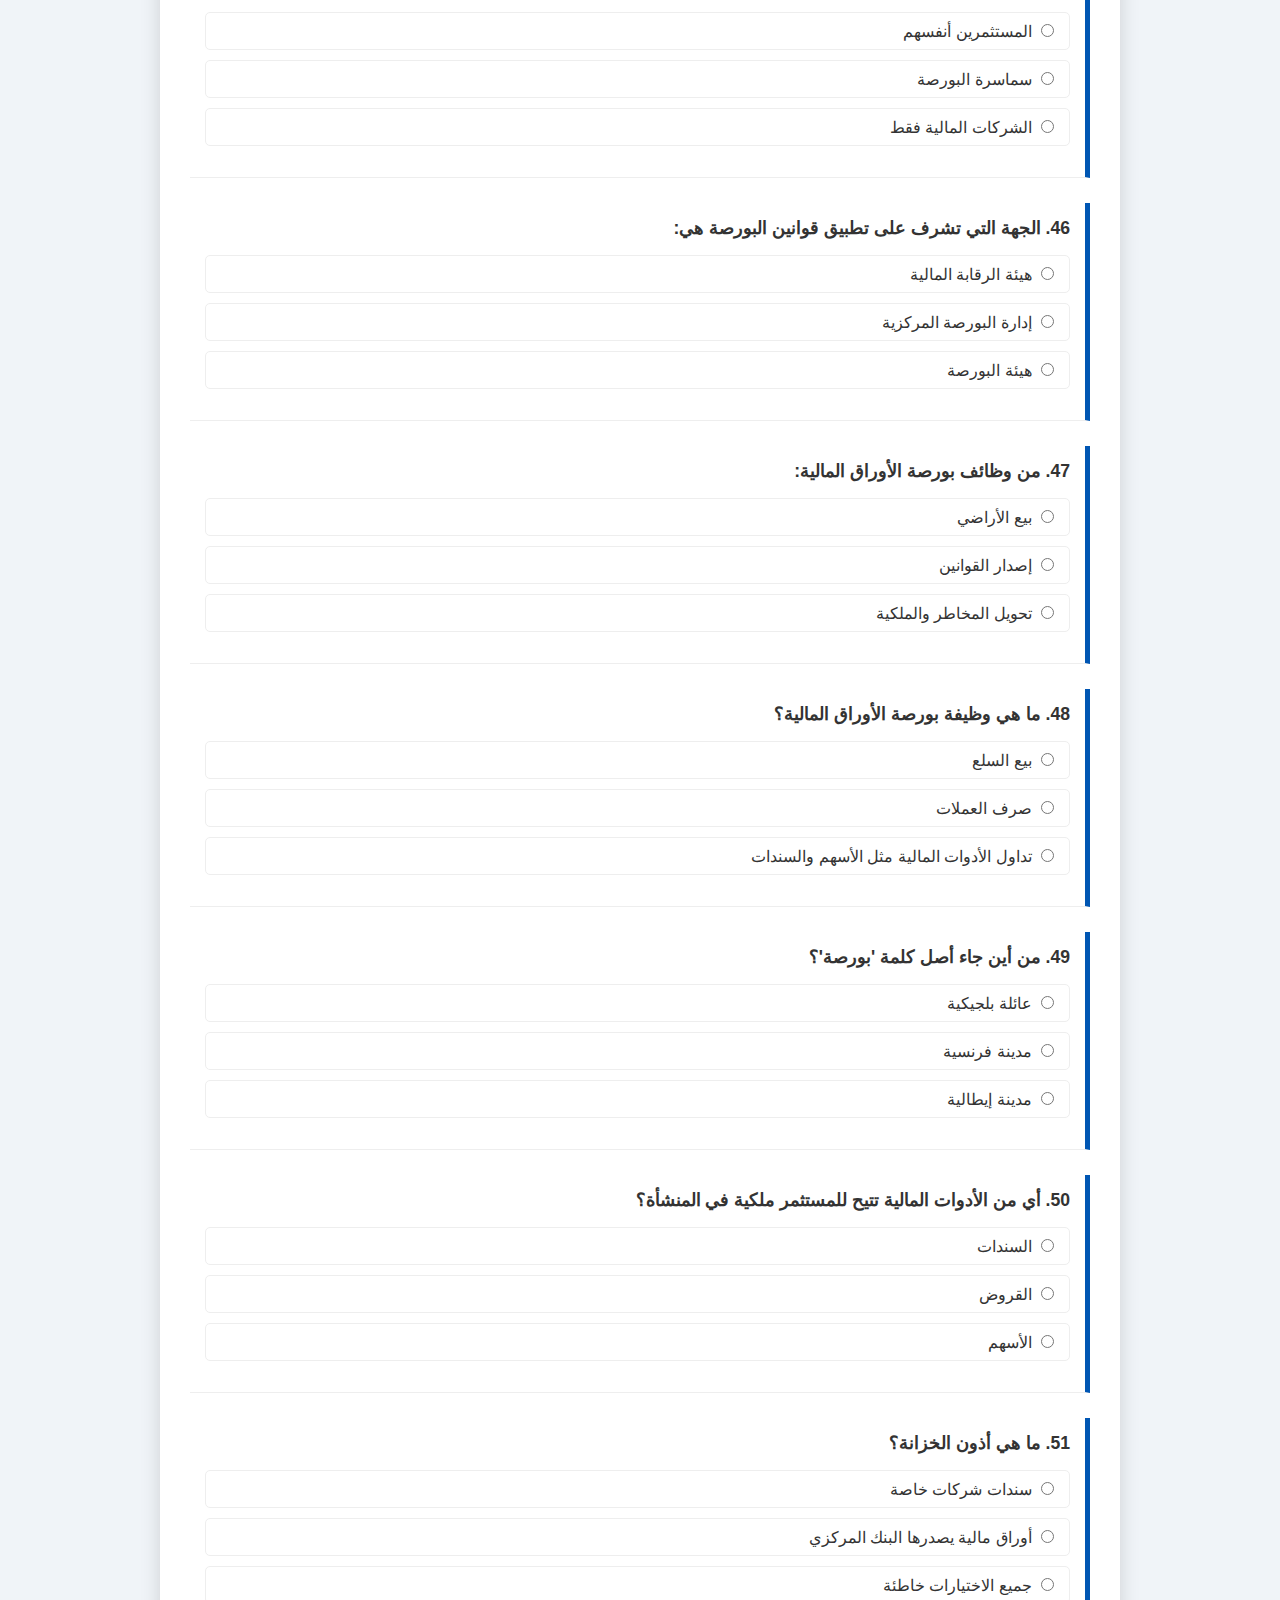
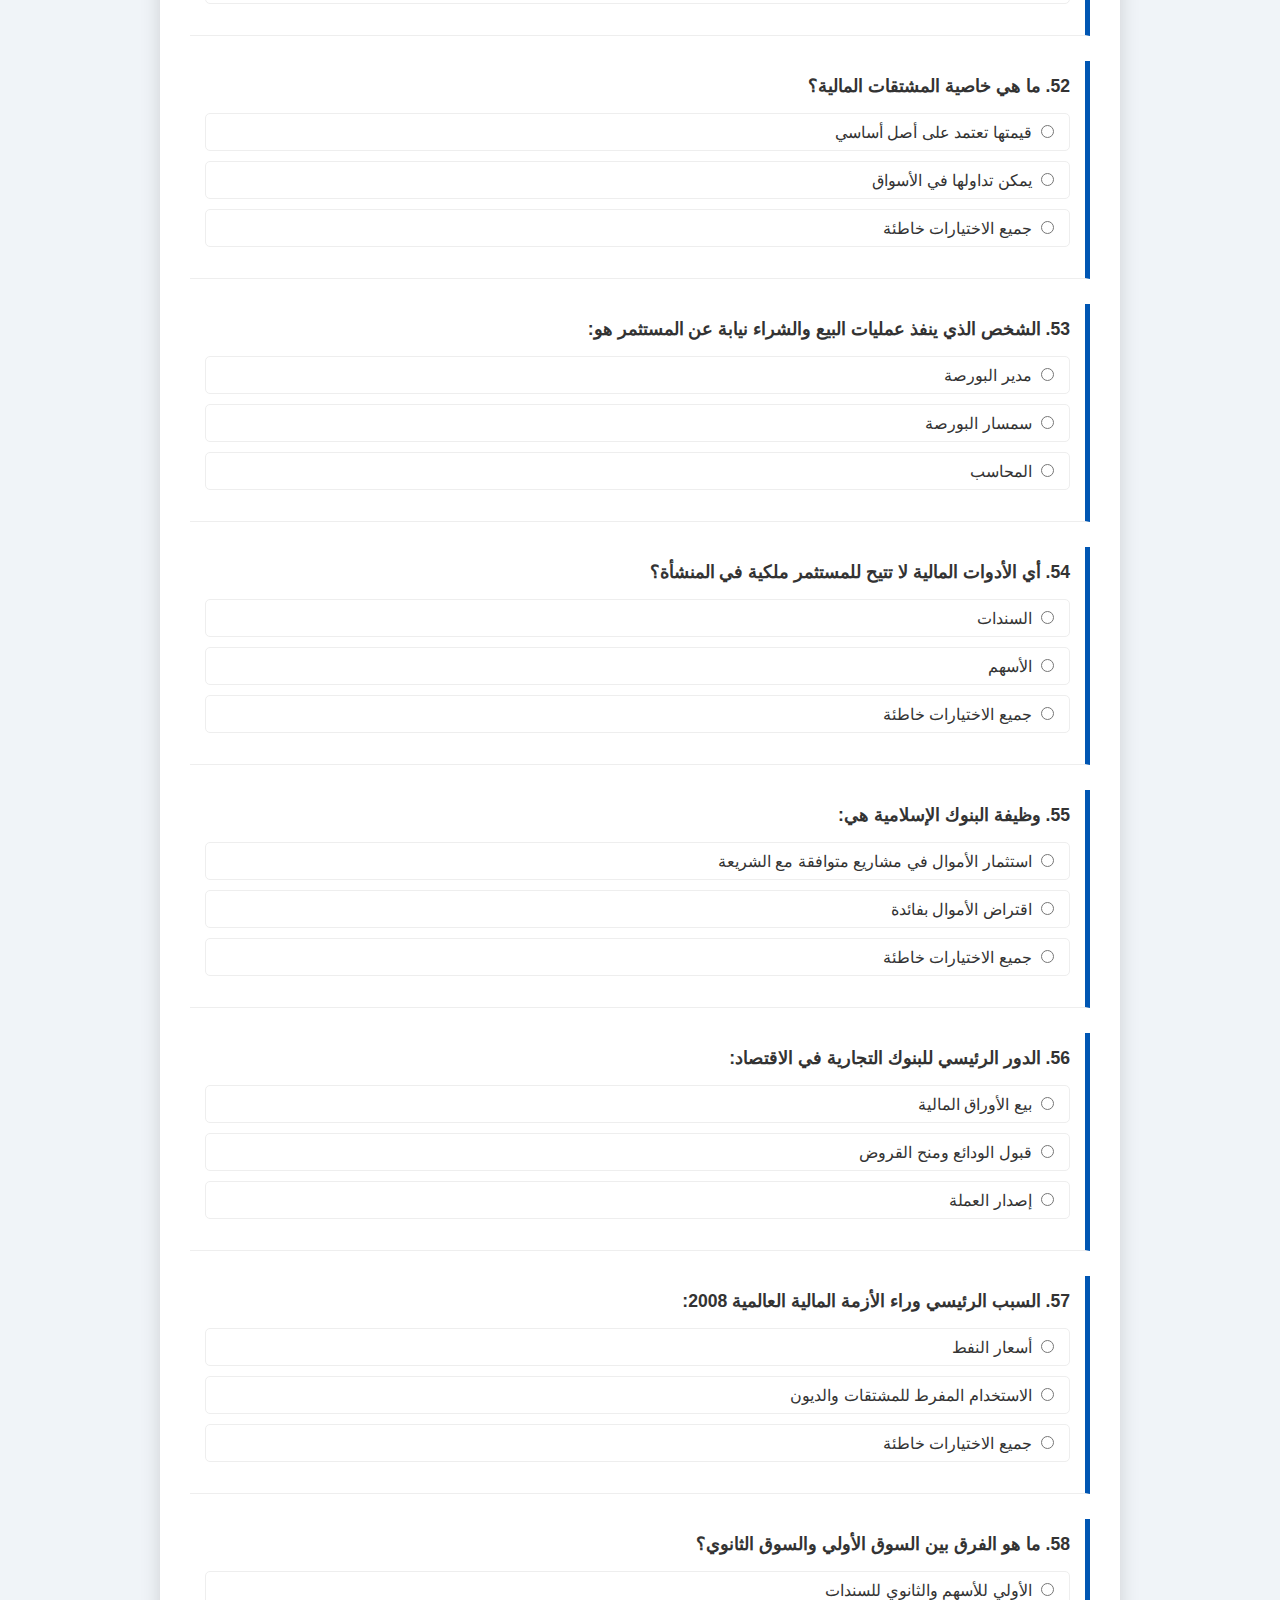
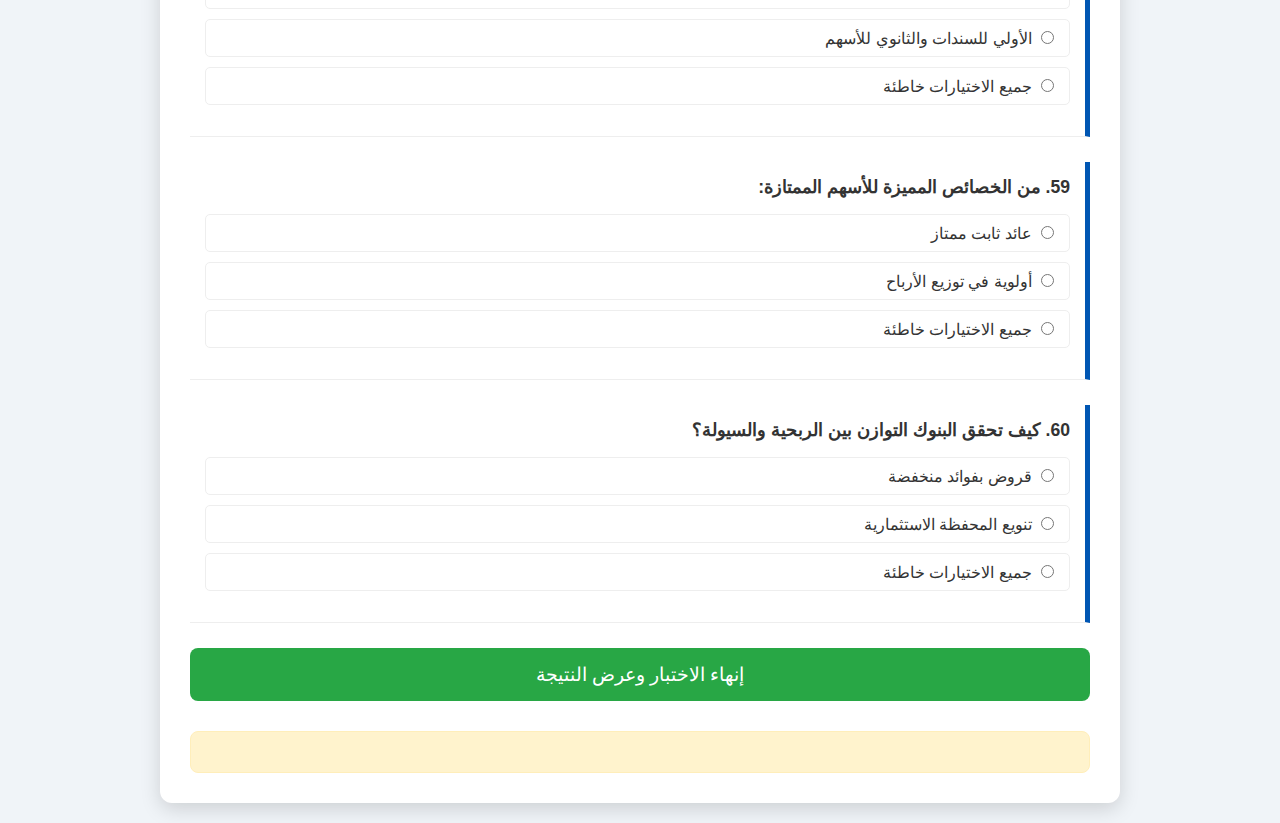
<file: النظرى.html>
<!DOCTYPE html>
<html lang="ar" dir="rtl">
<head>
    <meta charset="UTF-8">
    <meta name="viewport" content="width=device-width, initial-scale=1.0">
    <title>اختبار مبادئ الاستثمار</title>
    <link rel="stylesheet" href="https://cdnjs.cloudflare.com/ajax/libs/font-awesome/6.0.0-beta3/css/all.min.css">
    
    <style>
        body { font-family: 'Segoe UI', Tahoma, Geneva, Verdana, sans-serif; background-color: #f0f4f8; color: #333; margin: 0; padding: 20px; direction: rtl; text-align: right; }
        .container { max-width: 900px; margin: 0 auto; background-color: #ffffff; padding: 30px; border-radius: 12px; box-shadow: 0 6px 20px rgba(0, 0, 0, 0.15); }
        header { padding-bottom: 20px; border-bottom: 3px solid #0056b3; margin-bottom: 30px; text-align: center; }
        h1 { color: #0056b3; margin: 0; font-size: 2em; }
        .student-info { margin-bottom: 25px; padding: 15px; background-color: #f9f9f9; border-radius: 8px; border: 1px solid #ddd; }
        .student-info input { width: 100%; padding: 10px; border: 1px solid #ccc; border-radius: 5px; box-sizing: border-box; font-size: 1em; }
        .question { margin-bottom: 25px; padding: 15px; border-bottom: 1px solid #eee; border-right: 5px solid #0056b3; }
        .question-text { font-weight: bold; margin-bottom: 12px; display: block; font-size: 1.1em; }
        .answers-list { list-style: none; padding: 0; }
        .answers-list li { margin-bottom: 10px; }
        .answers-list label { cursor: pointer; padding: 8px 12px; display: block; border-radius: 5px; transition: background 0.3s; border: 1px solid #eee; }
        .answers-list label:hover { background-color: #f0f7ff; }
        .correct-answer { background-color: #d4edda !important; color: #155724; font-weight: bold; border: 1px solid #c3e6cb !important; }
        .incorrect-answer { background-color: #f8d7da !important; color: #721c24; border: 1px solid #f5c6cb !important; }
        #submit-btn { display: block; width: 100%; padding: 15px; background-color: #28a745; color: white; border: none; border-radius: 8px; font-size: 1.2em; cursor: pointer; margin-top: 20px; }
        #results { margin-top: 30px; padding: 20px; background-color: #fff3cd; border: 1px solid #ffeeba; border-radius: 8px; text-align: center; }
    </style>
</head>
<body>

    <div class="container">
        <header>
            <h1><i class="fas fa-chart-line"></i> اختبار مبادئ الاستثمار</h1>
            <p>60 سؤالاً شاملة (صح/خطأ واختيار من متعدد) </p>
        </header>

        <div class="student-info">
            <label for="studentName">اسم الطالب بالكامل:</label>
            <input type="text" id="studentName" placeholder="أدخل اسمك هنا لتوثيق النتيجة...">
        </div>

        <div id="quiz"></div>
        <button id="submit-btn">إنهاء الاختبار وعرض النتيجة</button>
        <div id="results"></div>
    </div>

    <script>
        const myQuestions = [
            // أسئلة الصح والخطأ (30 سؤالاً) [cite: 153, 154, 155, 156, 157, 158, 159, 160, 162, 163, 164, 165, 166, 167, 169, 171, 172]
            { question: "من أهداف الاستثمار ضمان السيولة اللازمة.", choices: ["صح", "خطأ"], correctAnswer: "صح" },
            { question: "أهداف الاستثمار تشمل المحافظة على رأس المال الأصلي.", choices: ["صح", "خطأ"], correctAnswer: "صح" },
            { question: "الأوراق المالية تشمل فقط الأسهم.", choices: ["صح", "خطأ"], correctAnswer: "خطأ" },
            { question: "الاستثمار الأجنبي المباشر يعني شراء الأسهم فقط.", choices: ["صح", "خطأ"], correctAnswer: "خطأ" },
            { question: "الاستثمار غير المباشر يتضمن السيطرة على إدارة المشروع.", choices: ["صح", "خطأ"], correctAnswer: "خطأ" },
            { question: "الاستثمار في العقارات يعتبر استثماراً غير مرغوب فيه.", choices: ["صح", "خطأ"], correctAnswer: "خطأ" },
            { question: "الاستثمار في الاقتصاد الإسلامي يتطلب مراعاة الأحكام الشرعية.", choices: ["صح", "خطأ"], correctAnswer: "صح" },
            { question: "أهداف الاستثمار تشمل تحقيق العائد الملائم.", choices: ["صح", "خطأ"], correctAnswer: "صح" },
            { question: "مفهوم الاستثمار يشمل جميع الأنشطة التي تزيد من الطاقة الإنتاجية.", choices: ["صح", "خطأ"], correctAnswer: "صح" },
            { question: "كلمة 'استثمار' تعني فقط توفير المال.", choices: ["صح", "خطأ"], correctAnswer: "خطأ" },
            { question: "سوق النقد يتضمن أدوات مالية ذات تاريخ استحقاق أقل من سنة واحدة.", choices: ["صح", "خطأ"], correctAnswer: "صح" },
            { question: "الأسواق المالية تلعب دوراً في تحديد أسعار الأصول المالية من خلال العرض والطلب.", choices: ["صح", "خطأ"], correctAnswer: "صح" },
            { question: "سوق الديون يسمح للمستثمرين بالحصول على أموال مقابل حصة في ملكية المنشأة.", choices: ["صح", "خطأ"], correctAnswer: "خطأ" },
            { question: "سوق المال هو السوق الذي يتم فيه تداول الأصول المالية.", choices: ["صح", "خطأ"], correctAnswer: "صح" },
            { question: "المستثمر في سوق الملكية يكون دائناً للمنشأة.", choices: ["صح", "خطأ"], correctAnswer: "خطأ" },
            { question: "سوق الملكية يتم فيه تداول الأدوات المالية على أساس الديون.", choices: ["صح", "خطأ"], correctAnswer: "خطأ" },
            { question: "السوق الثانوي هو السوق الذي يتم فيه إصدار الأدوات المالية لأول مرة.", choices: ["صح", "خطأ"], correctAnswer: "خطأ" },
            { question: "السوق قوي الكفاءة يعكس جميع المعلومات المتاحة للعامة فقط.", choices: ["صح", "خطأ"], correctAnswer: "خطأ" },
            { question: "سوق رأس المال يتيح للشركات الحصول على الأموال لفترات زمنية قصيرة لا تتجاوز سنة.", choices: ["صح", "خطأ"], correctAnswer: "خطأ" },
            { question: "الهيئة الرقابية في البورصة لا تركز على ضمان تطبيق قوانين السوق.", choices: ["صح", "خطأ"], correctAnswer: "خطأ" },
            { question: "لا تقبل البنوك التجارية ودائع من الأفراد.", choices: ["صح", "خطأ"], correctAnswer: "خطأ" },
            { question: "يعتبر المساهم دائناً للمنشأة.", choices: ["صح", "خطأ"], correctAnswer: "خطأ" },
            { question: "يمكن الحصول على التمويل طويل الأجل من سوق النقد.", choices: ["صح", "خطأ"], correctAnswer: "خطأ" },
            { question: "إذا رغب المستثمر في المشاركة في الربح والمخاطرة بقدر استثماراته فإن عليه الاستثمار في السندات.", choices: ["صح", "خطأ"], correctAnswer: "خطأ" },
            { question: "يعتبر السهم ورقة مالية ذات عائد ثابت، بينما يعتبر السند ورقة مالية ذات عائد متغير.", choices: ["صح", "خطأ"], correctAnswer: "خطأ" },
            { question: "يستطيع العميل السحب في أي وقت يشاء بالنسبة للودائع بالأجل أو بالإخطار.", choices: ["صح", "خطأ"], correctAnswer: "خطأ" },
            { question: "الأوراق المالية تشمل فقط الأسهم العادية والسندات.", choices: ["صح", "خطأ"], correctAnswer: "خطأ" },
            { question: "من أهداف الاستثمار المحافظة على رأس المال الأصلي.", choices: ["صح", "خطأ"], correctAnswer: "صح" },
            { question: "إن حامل السهم ليس له الحق في حصة من أرباح المنشأة.", choices: ["صح", "خطأ"], correctAnswer: "خطأ" },
            { question: "سوق المال هو السوق الذي يتم فيه تبادل السلع والخدمات.", choices: ["صح", "خطأ"], correctAnswer: "خطأ" },

            // أسئلة الاختيار من متعدد (30 سؤالاً) [cite: 174, 178, 182, 187, 191, 194, 198, 201, 205, 209, 212, 219, 223, 227, 231, 235, 239, 244, 248, 253, 257, 261, 265, 270, 274, 278, 283, 287, 291, 295]
            { question: "وفقاً لموسوعة المصطلحات الاقتصادية الاستثمار هو:", choices: ["تشكيل رأس المال العيني الجديد", "زيادة الضرائب", "تقليل الدخل القومي"], correctAnswer: "تشكيل رأس المال العيني الجديد" },
            { question: "من مزايا الاستثمار في الأوراق المالية:", choices: ["المخاطرة العالية", "عدم تحقيق عوائد", "المرونة وسهولة التداول"], correctAnswer: "المرونة وسهولة التداول" },
            { question: "الاستثمار الأجنبي يعرف بأنه:", choices: ["الاستثمار داخل الوطن", "الاستثمار في أسواق المال فقط", "الاستثمار في مشروعات خارج حدود الوطن"], correctAnswer: "الاستثمار في مشروعات خارج حدود الوطن" },
            { question: "الاستثمار في السلع يتميز بـ:", choices: ["استثمار غير ملموس", "كونه أداة استثمار مهمة", "عدم الحاجة إلى سلع"], correctAnswer: "كونه أداة استثمار مهمة" },
            { question: "يعرف الاستثمار من وجهة نظر الاقتصاد الكلي بأنه:", choices: ["زيادة في رأس المال الحقيقي للمجتمع", "خفض التكاليف", "تحسين التجارة الداخلية"], correctAnswer: "زيادة في رأس المال الحقيقي للمجتمع" },
            { question: "ما هو أحد أهداف الاستثمار؟", choices: ["تجميد الأموال", "تحقيق عائد ملائم", "تقليل الإنتاجية"], correctAnswer: "تحقيق عائد ملائم" },
            { question: "في الاقتصاد الإسلامي، الاستثمار يتطلب:", choices: ["مراعاة الأحكام الشرعية", "تحقيق الأرباح فقط", "المخاطرة العالية"], correctAnswer: "مراعاة الأحكام الشرعية" },
            { question: "ما هو المعنى الأساسي لكلمة 'استثمار' في اللغة؟", choices: ["الفائدة من المال", "توفير المال", "تنمية المال"], correctAnswer: "تنمية المال" },
            { question: "يعد الاستثمار في العقارات من:", choices: ["الاستثمار ذات المخاطرة العالية", "أدوات الاستثمار المريحة", "أشكال الإستثمارات غير التقليدية"], correctAnswer: "أشكال الإستثمارات غير التقليدية" },
            { question: "أحد أهداف الاستثمار هو:", choices: ["الحفاظ على رأس المال الأصلي", "تحقيق العمالة", "زيادة المخاطر المالية"], correctAnswer: "الحفاظ على رأس المال الأصلي" },
            { question: "أي الأسواق المالية يختص بالأدوات ذات تاريخ استحقاق أقل من سنة؟", choices: ["سوق رأس المال", "سوق النقد", "سوق الديون"], correctAnswer: "سوق النقد" },
            { question: "أي من هذه الأسواق يتيح للمستثمرين شراء أسهم وسندات لأول مرة؟", choices: ["السوق الثانوي", "السوق الأولي", "سوق النقد"], correctAnswer: "السوق الأولي" },
            { question: "ما هو الهدف الرئيسي من الأسواق المالية؟", choices: ["تحقيق العوائد الفردية", "زيادة التضخم", "حماية الاقتصاد الوطني والمستثمرين"], correctAnswer: "حماية الاقتصاد الوطني والمستثمرين" },
            { question: "ما هي الميزة الرئيسية للأسواق المالية؟", choices: ["توفير السيولة للمستثمرين", "توفير فرص العمل", "زيادة حجم الديون"], correctAnswer: "توفير السيولة للمستثمرين" },
            { question: "من أهم الأشخاص المصرح لهم بالتعامل في بورصة الأوراق المالية؟", choices: ["المستثمرين أنفسهم", "سماسرة البورصة", "الشركات المالية فقط"], correctAnswer: "سماسرة البورصة" },
            { question: "الجهة التي تشرف على تطبيق قوانين البورصة هي:", choices: ["هيئة الرقابة المالية", "إدارة البورصة المركزية", "هيئة البورصة"], correctAnswer: "هيئة الرقابة المالية" },
            { question: "من وظائف بورصة الأوراق المالية:", choices: ["بيع الأراضي", "إصدار القوانين", "تحويل المخاطر والملكية"], correctAnswer: "تحويل المخاطر والملكية" },
            { question: "ما هي وظيفة بورصة الأوراق المالية؟", choices: ["بيع السلع", "صرف العملات", "تداول الأدوات المالية مثل الأسهم والسندات"], correctAnswer: "تداول الأدوات المالية مثل الأسهم والسندات" },
            { question: "من أين جاء أصل كلمة 'بورصة'؟", choices: ["عائلة بلجيكية", "مدينة فرنسية", "مدينة إيطالية"], correctAnswer: "عائلة بلجيكية" },
            { question: "أي من الأدوات المالية تتيح للمستثمر ملكية في المنشأة؟", choices: ["السندات", "القروض", "الأسهم"], correctAnswer: "الأسهم" },
            { question: "ما هي أذون الخزانة؟", choices: ["سندات شركات خاصة", "أوراق مالية يصدرها البنك المركزي", "جميع الاختيارات خاطئة"], correctAnswer: "أوراق مالية يصدرها البنك المركزي" },
            { question: "ما هي خاصية المشتقات المالية؟", choices: ["قيمتها تعتمد على أصل أساسي", "يمكن تداولها في الأسواق", "جميع الاختيارات خاطئة"], correctAnswer: "قيمتها تعتمد على أصل أساسي" },
            { question: "الشخص الذي ينفذ عمليات البيع والشراء نيابة عن المستثمر هو:", choices: ["مدير البورصة", "سمسار البورصة", "المحاسب"], correctAnswer: "سمسار البورصة" },
            { question: "أي الأدوات المالية لا تتيح للمستثمر ملكية في المنشأة؟", choices: ["السندات", "الأسهم", "جميع الاختيارات خاطئة"], correctAnswer: "السندات" },
            { question: "وظيفة البنوك الإسلامية هي:", choices: ["استثمار الأموال في مشاريع متوافقة مع الشريعة", "اقتراض الأموال بفائدة", "جميع الاختيارات خاطئة"], correctAnswer: "استثمار الأموال في مشاريع متوافقة مع الشريعة" },
            { question: "الدور الرئيسي للبنوك التجارية في الاقتصاد:", choices: ["بيع الأوراق المالية", "قبول الودائع ومنح القروض", "إصدار العملة"], correctAnswer: "قبول الودائع ومنح القروض" },
            { question: "السبب الرئيسي وراء الأزمة المالية العالمية 2008:", choices: ["أسعار النفط", "الاستخدام المفرط للمشتقات والديون", "جميع الاختيارات خاطئة"], correctAnswer: "الاستخدام المفرط للمشتقات والديون" },
            { question: "ما هو الفرق بين السوق الأولي والسوق الثانوي؟", choices: ["الأولي للأسهم والثانوي للسندات", "الأولي للسندات والثانوي للأسهم", "جميع الاختيارات خاطئة"], correctAnswer: "جميع الاختيارات خاطئة" },
            { question: "من الخصائص المميزة للأسهم الممتازة:", choices: ["عائد ثابت ممتاز", "أولوية في توزيع الأرباح", "جميع الاختيارات خاطئة"], correctAnswer: "أولوية في توزيع الأرباح" },
            { question: "كيف تحقق البنوك التوازن بين الربحية والسيولة؟", choices: ["قروض بفوائد منخفضة", "تنويع المحفظة الاستثمارية", "جميع الاختيارات خاطئة"], correctAnswer: "تنويع المحفظة الاستثمارية" }
        ];

        // بقية دوال الجافاسكريبت لبناء الكويز وعرض النتائج
        const quizContainer = document.getElementById('quiz');
        const resultsContainer = document.getElementById('results');
        const submitButton = document.getElementById('submit-btn');

        function buildQuiz() {
            const output = [];
            myQuestions.forEach((currentQuestion, questionNumber) => {
                const choices = [];
                for (let i = 0; i < currentQuestion.choices.length; i++) {
                    choices.push(
                        `<li><label><input type="radio" name="question${questionNumber}" value="${currentQuestion.choices[i]}"> ${currentQuestion.choices[i]}</label></li>`
                    );
                }
                output.push(
                    `<div class="question">
                        <span class="question-text">${questionNumber + 1}. ${currentQuestion.question}</span>
                        <ul class="answers-list">${choices.join('')}</ul>
                    </div>`
                );
            });
            quizContainer.innerHTML = output.join('');
        }

        function showResults() {
            const studentName = document.getElementById('studentName').value.trim();
            if (!studentName) { alert("يرجى إدخال اسمك أولاً."); return; }

            const answerContainers = quizContainer.querySelectorAll('.answers-list');
            let numCorrect = 0;

            myQuestions.forEach((currentQuestion, questionNumber) => {
                const answerContainer = answerContainers[questionNumber];
                const selector = `input[name=question${questionNumber}]:checked`;
                const userAnswer = (answerContainer.querySelector(selector) || {}).value;

                const allLabels = answerContainer.querySelectorAll('label');
                allLabels.forEach(label => label.classList.remove('correct-answer', 'incorrect-answer'));

                if (userAnswer === currentQuestion.correctAnswer) {
                    numCorrect++;
                    answerContainer.querySelector(`input[value="${userAnswer}"]`).parentNode.classList.add('correct-answer');
                } else {
                    if (userAnswer) answerContainer.querySelector(`input[value="${userAnswer}"]`).parentNode.classList.add('incorrect-answer');
                    answerContainer.querySelector(`input[value="${currentQuestion.correctAnswer}"]`).parentNode.classList.add('correct-answer');
                }
            });

            const percentage = ((numCorrect / myQuestions.length) * 100).toFixed(2);
            resultsContainer.innerHTML = `<h2>النتيجة النهائية</h2><p>الطالب: <strong>${studentName}</strong></p><p>صحيح: <strong>${numCorrect}</strong> من ${myQuestions.length}</p><p>النسبة: <strong>${percentage}%</strong></p>`;
            resultsContainer.scrollIntoView({ behavior: 'smooth' });
        }

        buildQuiz();
        submitButton.addEventListener('click', showResults);
    </script>
</body>
</html>
</file>
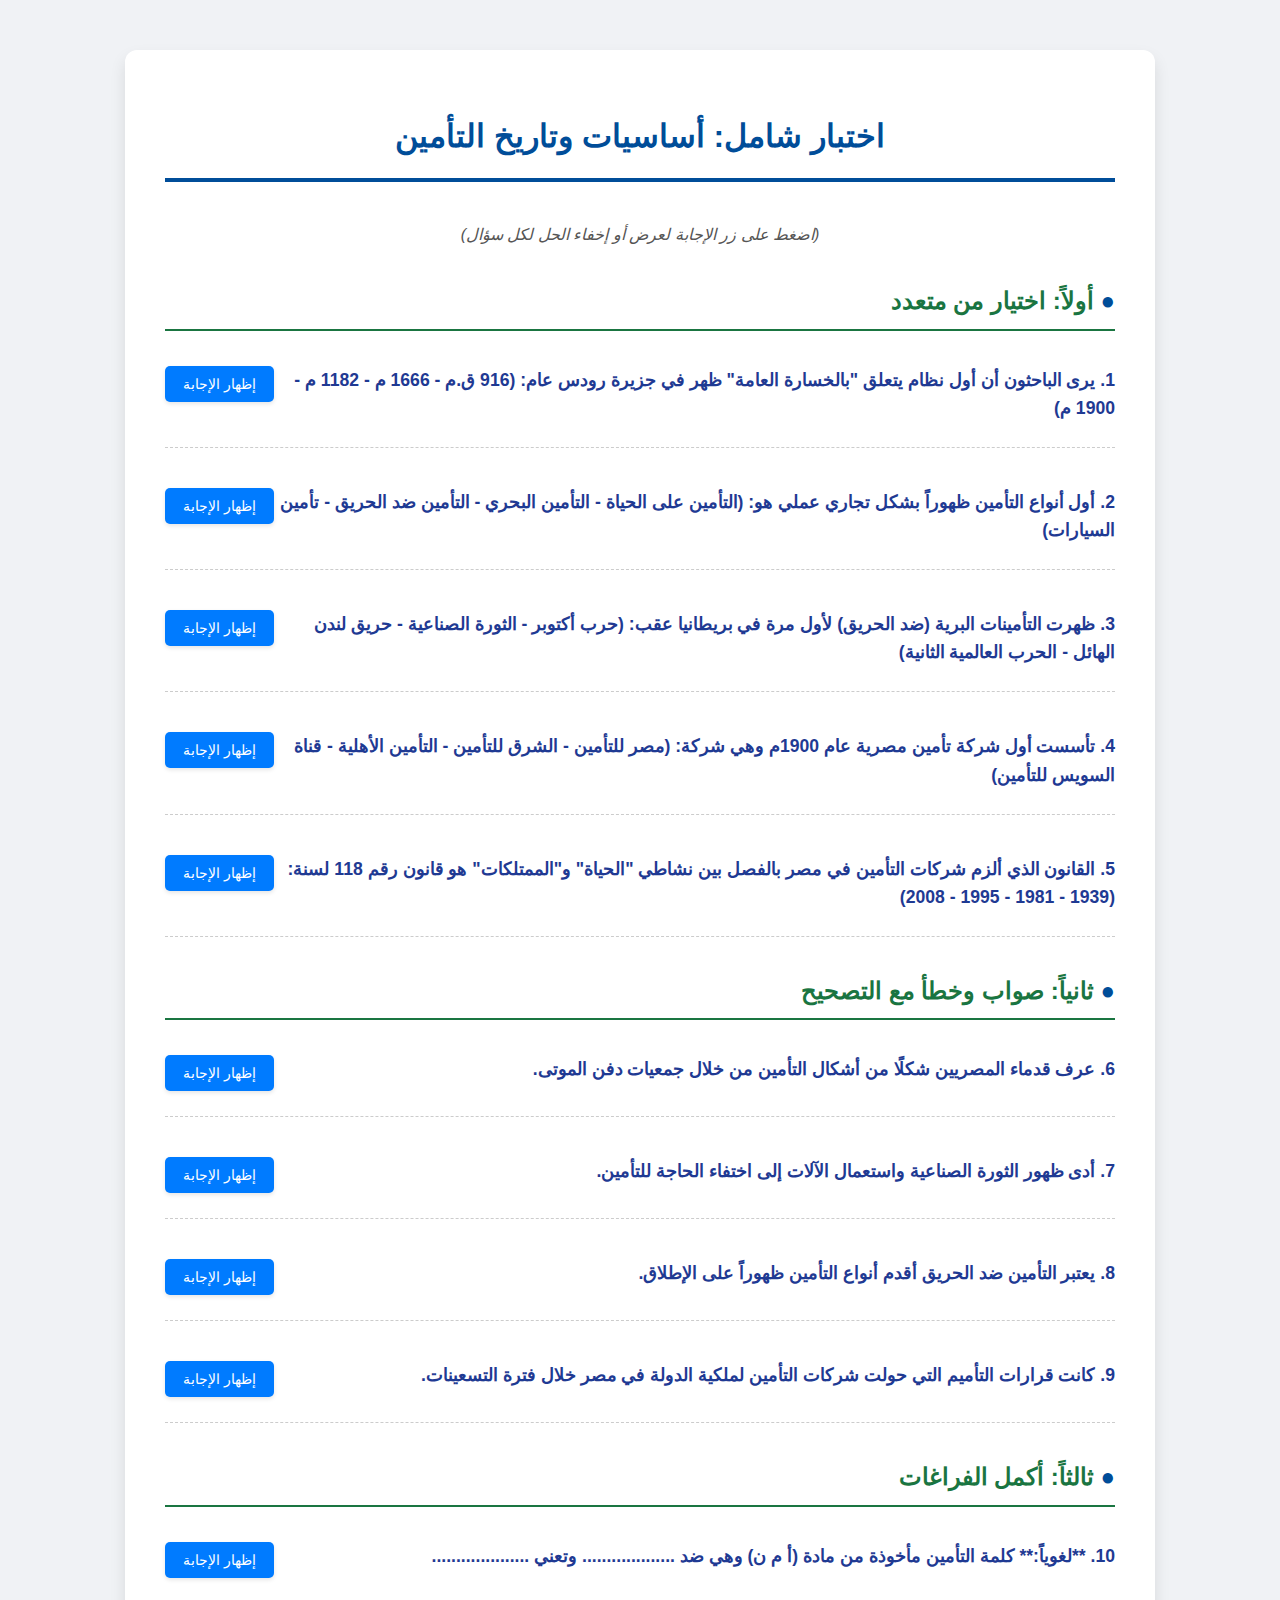
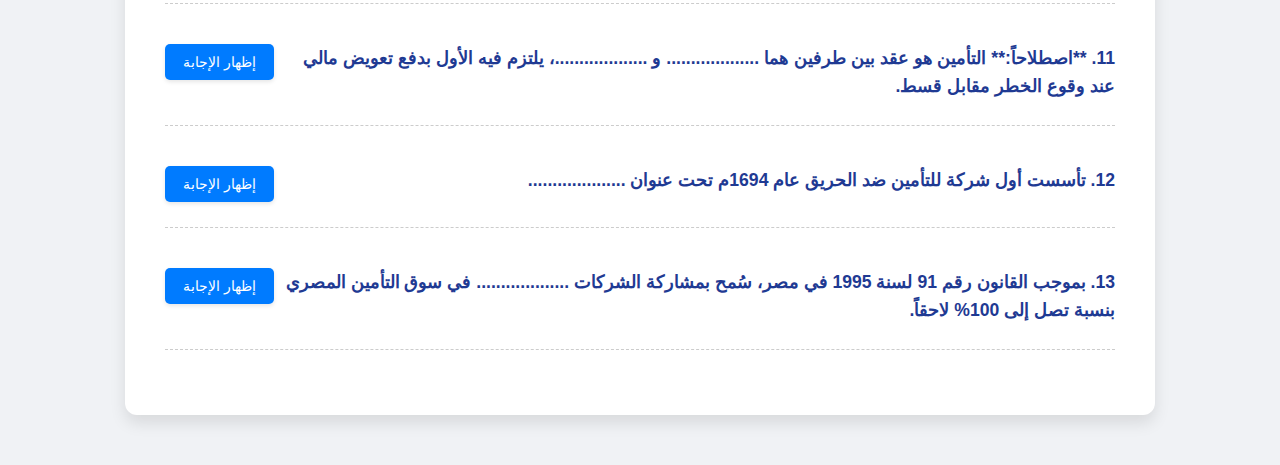
<file: نظم.html>
<!DOCTYPE html>
<html lang="ar" dir="rtl">
<head>
    <meta charset="UTF-8">
    <meta name="viewport" content="width=device-width, initial-scale=1.0">
    <title>اختبار شامل: أساسيات وتاريخ التأمين</title>
    <style>
        /* الأنماط الأساسية والاحترافية */
        body {
            font-family: 'Tahoma', 'Arial', sans-serif;
            line-height: 1.6;
            margin: 0;
            padding: 20px;
            background-color: #f0f2f5; /* خلفية فاتحة وهادئة */
            color: #333;
        }
        .container {
            max-width: 950px;
            margin: 30px auto;
            background: #ffffff;
            padding: 40px;
            border-radius: 12px;
            box-shadow: 0 8px 16px rgba(0, 0, 0, 0.1);
        }
        h1 {
            text-align: center;
            color: #004d99; /* أزرق داكن احترافي */
            border-bottom: 4px solid #004d99;
            padding-bottom: 15px;
            margin-bottom: 40px;
            font-size: 2em;
        }
        h2 {
            color: #1a7541; /* أخضر داكن */
            border-bottom: 2px solid #1a7541;
            padding-bottom: 8px;
            margin-top: 35px;
            font-size: 1.5em;
        }
        ol {
            padding: 0;
            list-style-type: none;
        }
        .question-item {
            margin-bottom: 25px;
            padding: 15px 0;
            border-bottom: 1px dashed #ccc;
        }
        .question-content {
            font-weight: 600;
            color: #1f3a93; /* أزرق متوسط للأسئلة */
            margin-bottom: 10px;
            display: flex;
            justify-content: space-between;
            align-items: flex-start;
            font-size: 1.1em;
        }
        .question-text {
            flex-grow: 1;
        }
        .answer-container {
            margin-top: 10px;
            padding: 12px 15px;
            border-right: 5px solid #ffc107; /* شريط جانبي أصفر/ذهبي */
            background-color: #fff8e1; /* خلفية الإجابة */
            border-radius: 6px;
            display: none;
            color: #333;
            font-weight: normal;
        }
        .answer-container span, .correction span {
            font-weight: bold;
            color: #b30059; /* لون مميز للإجابة داخل النص */
        }
        .correction {
            margin-top: 8px;
            padding: 10px;
            border-right: 5px solid #cc0000; /* شريط جانبي أحمر للتصحيح */
            background-color: #ffe0e6;
            color: #800020;
            border-radius: 6px;
        }
        /* تصميم الزر */
        button {
            background-color: #007bff; /* أزرق قياسي */
            color: white;
            border: none;
            padding: 10px 18px;
            font-size: 14px;
            cursor: pointer;
            border-radius: 5px;
            transition: background-color 0.3s, transform 0.2s;
            white-space: nowrap; /* يمنع انقسام النص */
            box-shadow: 0 2px 4px rgba(0, 0, 0, 0.1);
        }
        button:hover {
            background-color: #0056b3;
            transform: translateY(-1px);
        }
    </style>
    <script>
        function toggleAnswer(elementId, buttonElement) {
            var answer = document.getElementById(elementId);
            if (answer.style.display === "none" || answer.style.display === "") {
                answer.style.display = "block";
                buttonElement.textContent = "إخفاء الإجابة";
                buttonElement.style.backgroundColor = "#dc3545"; /* أحمر للإخفاء */
            } else {
                answer.style.display = "none";
                buttonElement.textContent = "إظهار الإجابة";
                buttonElement.style.backgroundColor = "#007bff"; /* أزرق للإظهار */
            }
        }
    </script>
</head>
<body>

<div class="container">
    <h1>اختبار شامل: أساسيات وتاريخ التأمين</h1>
    <p style="text-align: center; color: #555; font-style: italic; margin-bottom: 30px;">
        (اضغط على زر الإجابة لعرض أو إخفاء الحل لكل سؤال)
    </p>

    <h2><span style="color: #004d99;">&#9679;</span> أولاً: اختيار من متعدد</h2>
    <ol>
        <li class="question-item">
            <div class="question-content">
                <span class="question-text">1. يرى الباحثون أن أول نظام يتعلق "بالخسارة العامة" ظهر في جزيرة رودس عام: (916 ق.م - 1666 م - 1182 م - 1900 م)</span>
                <button onclick="toggleAnswer('q1_ans', this)">إظهار الإجابة</button>
            </div>
            <div id="q1_ans" class="answer-container">الإجابة الصحيحة: <span>916 ق.م</span></div>
        </li>
        <li class="question-item">
            <div class="question-content">
                <span class="question-text">2. أول أنواع التأمين ظهوراً بشكل تجاري عملي هو: (التأمين على الحياة - التأمين البحري - التأمين ضد الحريق - تأمين السيارات)</span>
                <button onclick="toggleAnswer('q2_ans', this)">إظهار الإجابة</button>
            </div>
            <div id="q2_ans" class="answer-container">الإجابة الصحيحة: <span>التأمين البحري</span></div>
        </li>
        <li class="question-item">
            <div class="question-content">
                <span class="question-text">3. ظهرت التأمينات البرية (ضد الحريق) لأول مرة في بريطانيا عقب: (حرب أكتوبر - الثورة الصناعية - حريق لندن الهائل - الحرب العالمية الثانية)</span>
                <button onclick="toggleAnswer('q3_ans', this)">إظهار الإجابة</button>
            </div>
            <div id="q3_ans" class="answer-container">الإجابة الصحيحة: <span>حريق لندن الهائل</span> (عام 1666م)</div>
        </li>
        <li class="question-item">
            <div class="question-content">
                <span class="question-text">4. تأسست أول شركة تأمين مصرية عام 1900م وهي شركة: (مصر للتأمين - الشرق للتأمين - التأمين الأهلية - قناة السويس للتأمين)</span>
                <button onclick="toggleAnswer('q4_ans', this)">إظهار الإجابة</button>
            </div>
            <div id="q4_ans" class="answer-container">الإجابة الصحيحة: <span>التأمين الأهلية</span></div>
        </li>
        <li class="question-item">
            <div class="question-content">
                <span class="question-text">5. القانون الذي ألزم شركات التأمين في مصر بالفصل بين نشاطي "الحياة" و"الممتلكات" هو قانون رقم 118 لسنة: (1939 - 1981 - 1995 - 2008)</span>
                <button onclick="toggleAnswer('q5_ans', this)">إظهار الإجابة</button>
            </div>
            <div id="q5_ans" class="answer-container">الإجابة الصحيحة: <span>2008</span></div>
        </li>
    </ol>

    <h2><span style="color: #004d99;">&#9679;</span> ثانياً: صواب وخطأ مع التصحيح</h2>
    <ol start="6">
        <li class="question-item">
            <div class="question-content">
                <span class="question-text">6. عرف قدماء المصريين شكلًا من أشكال التأمين من خلال جمعيات دفن الموتى.</span>
                <button onclick="toggleAnswer('q6_ans', this)">إظهار الإجابة</button>
            </div>
            <div id="q6_ans" class="answer-container">الإجابة: <span>صحيحة (✔)</span></div>
        </li>
        <li class="question-item">
            <div class="question-content">
                <span class="question-text">7. أدى ظهور الثورة الصناعية واستعمال الآلات إلى اختفاء الحاجة للتأمين.</span>
                <button onclick="toggleAnswer('q7_ans', this)">إظهار الإجابة</button>
            </div>
            <div id="q7_ans" class="answer-container">
                الإجابة: <span>خاطئة (✖)</span>
                <div class="correction">التصحيح: بل أدى إلى **إيجاد أخطار جديدة** (مثل إصابات العمل) وبالتالي **زيادة** الحاجة لأنواع جديدة مثل تأمين المسؤولية المدنية.</div>
            </div>
        </li>
        <li class="question-item">
            <div class="question-content">
                <span class="question-text">8. يعتبر التأمين ضد الحريق أقدم أنواع التأمين ظهوراً على الإطلاق.</span>
                <button onclick="toggleAnswer('q8_ans', this)">إظهار الإجابة</button>
            </div>
            <div id="q8_ans" class="answer-container">
                الإجابة: <span>خاطئة (✖)</span>
                <div class="correction">التصحيح: **التأمين البحري** هو أقدم الأنواع ظهوراً بشكل تجاري.</div>
            </div>
        </li>
        <li class="question-item">
            <div class="question-content">
                <span class="question-text">9. كانت قرارات التأميم التي حولت شركات التأمين لملكية الدولة في مصر خلال فترة التسعينات.</span>
                <button onclick="toggleAnswer('q9_ans', this)">إظهار الإجابة</button>
            </div>
            <div id="q9_ans" class="answer-container">
                الإجابة: <span>خاطئة (✖)</span>
                <div class="correction">التصحيح: كانت في فترة **الستينات** (تحديداً 1961م).</div>
            </div>
        </li>
    </ol>

    <h2><span style="color: #004d99;">&#9679;</span> ثالثاً: أكمل الفراغات</h2>
    <ol start="10">
        <li class="question-item">
            <div class="question-content">
                <span class="question-text">10. **لغوياً:** كلمة التأمين مأخوذة من مادة (أ م ن) وهي ضد ................... وتعني ....................</span>
                <button onclick="toggleAnswer('q10_ans', this)">إظهار الإجابة</button>
            </div>
            <div id="q10_ans" class="answer-container">الإجابة: ضد <span>الخوف</span> وتعني <span>الطمأنينة (أو الأمان)</span>.</div>
        </li>
        <li class="question-item">
            <div class="question-content">
                <span class="question-text">11. **اصطلاحاً:** التأمين هو عقد بين طرفين هما ................... و ...................، يلتزم فيه الأول بدفع تعويض مالي عند وقوع الخطر مقابل قسط.</span>
                <button onclick="toggleAnswer('q11_ans', this)">إظهار الإجابة</button>
            </div>
            <div id="q11_ans" class="answer-container">الإجابة: الطرفان هما <span>المُؤمِّن (الشركة)</span> و <span>المُؤمَّن له (المستأمن)</span>.</div>
        </li>
        <li class="question-item">
            <div class="question-content">
                <span class="question-text">12. تأسست أول شركة للتأمين ضد الحريق عام 1694م تحت عنوان ....................</span>
                <button onclick="toggleAnswer('q12_ans', this)">إظهار الإجابة</button>
            </div>
            <div id="q12_ans" class="answer-container">الإجابة: تحت عنوان <span>"اليد في اليد" (HAND IN HAND)</span>.</div>
        </li>
        <li class="question-item">
            <div class="question-content">
                <span class="question-text">13. بموجب القانون رقم 91 لسنة 1995 في مصر، سُمح بمشاركة الشركات ................... في سوق التأمين المصري بنسبة تصل إلى 100% لاحقاً.</span>
                <button onclick="toggleAnswer('q13_ans', this)">إظهار الإجابة</button>
            </div>
            <div id="q13_ans" class="answer-container">الإجابة: الشركات <span>الأجنبية</span>.</div>
        </li>
    </ol>
</div>

</body>
</html>
</file>
